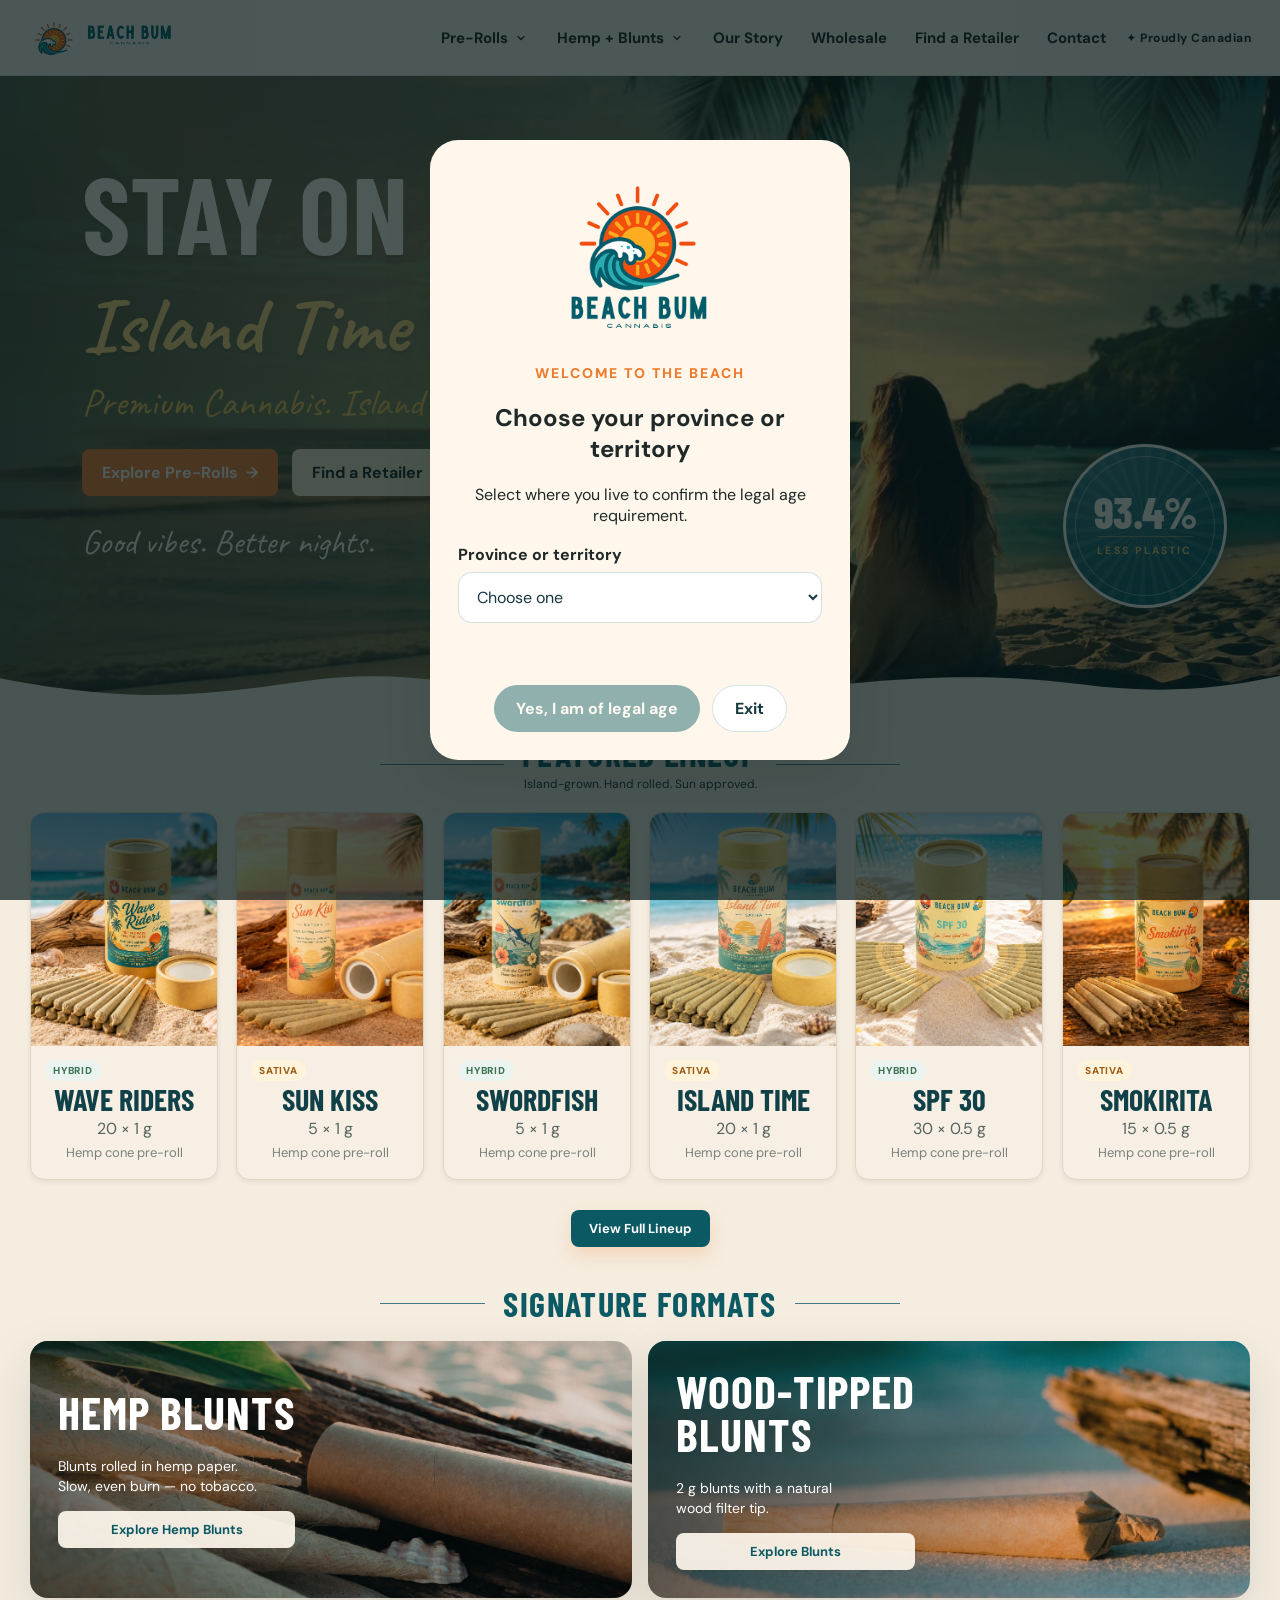
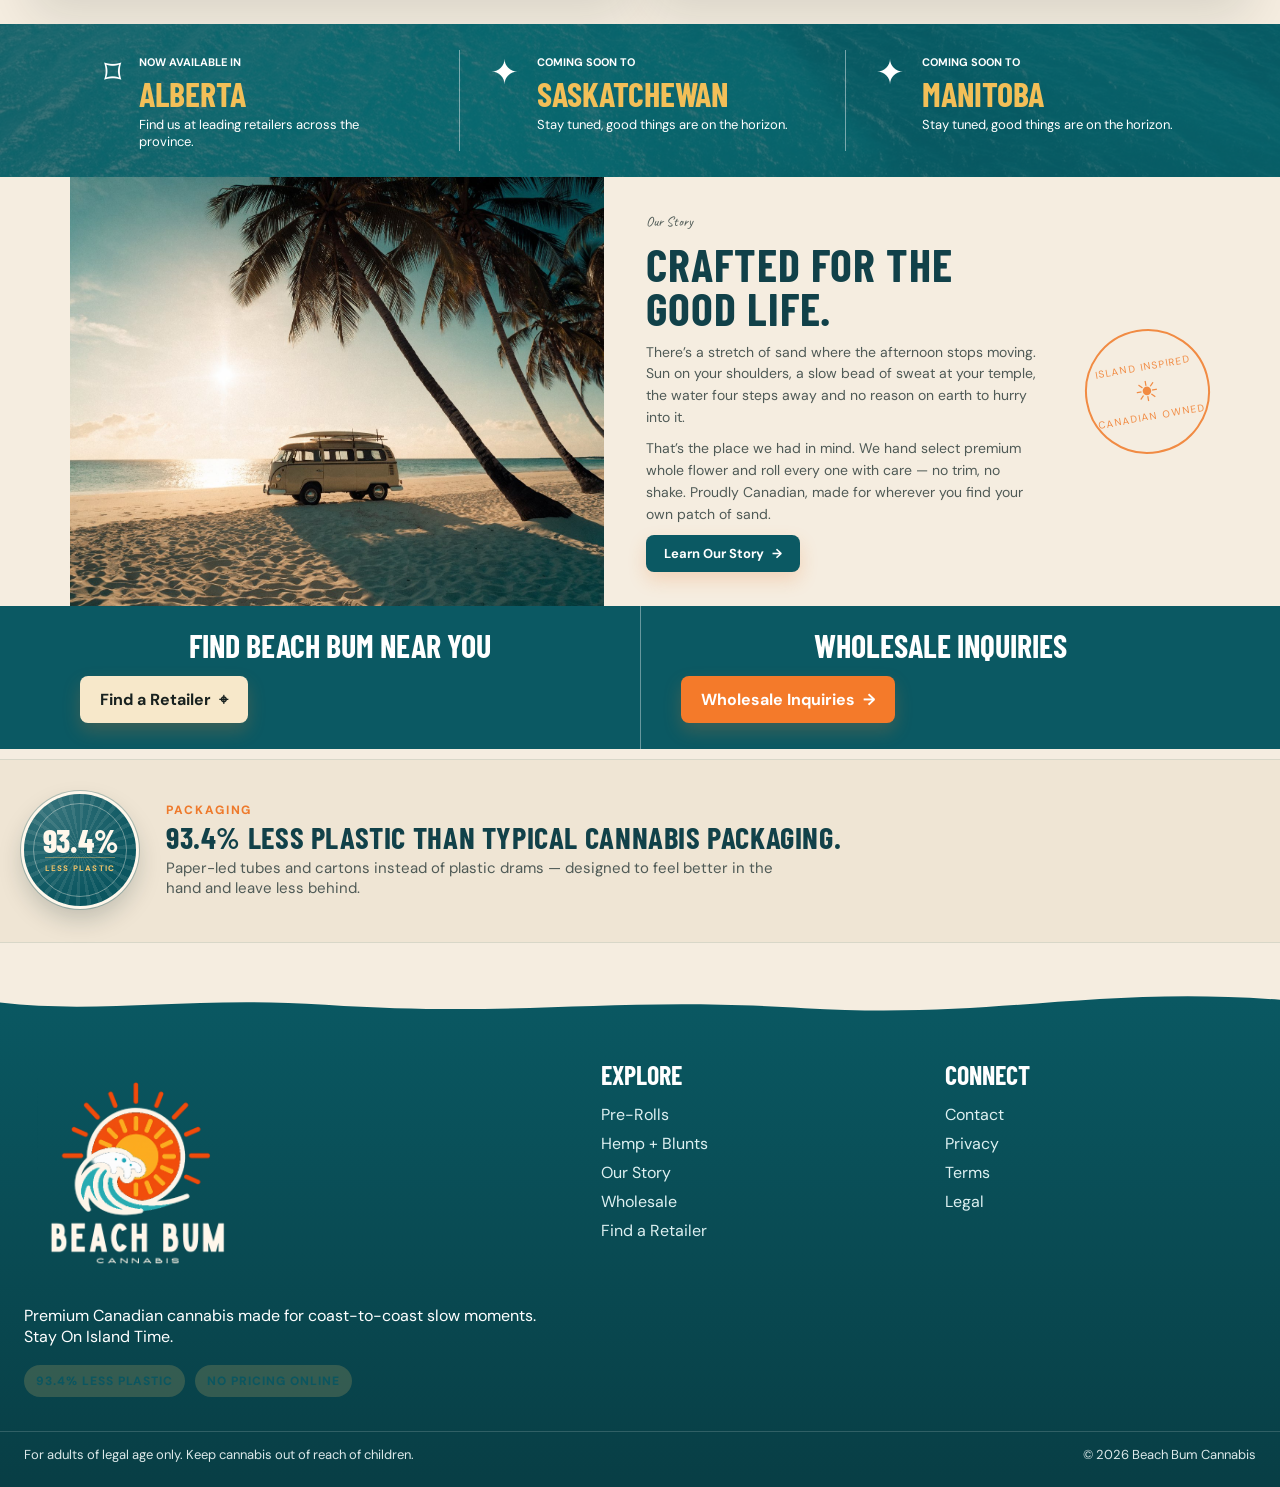
<file: index.html>
<!doctype html><html lang="en"><head><title>Beach Bum Cannabis | Stay On Island Time</title><meta name="description" content="Beach Bum Cannabis — premium Canadian pre-rolls available in Alberta, with Saskatchewan and Manitoba coming soon."><meta charset="utf-8"><meta name="viewport" content="width=device-width, initial-scale=1"><meta name="theme-color" content="#0B5660"><link rel="preconnect" href="https://fonts.googleapis.com"><link rel="preconnect" href="https://fonts.gstatic.com" crossorigin><link href="https://fonts.googleapis.com/css2?family=Barlow+Condensed:wght@600;700;800&family=DM+Sans:wght@400;500;700&family=Caveat:wght@600;700&display=swap" rel="stylesheet"><link rel="icon" href="/favicon.ico" sizes="any"><link rel="icon" type="image/png" sizes="32x32" href="/favicon-32.png"><link rel="icon" type="image/png" sizes="16x16" href="/favicon-16.png"><link rel="icon" type="image/png" sizes="192x192" href="/favicon-192.png"><link rel="apple-touch-icon" href="/apple-touch-icon.png"><link rel="stylesheet" href="assets/styles.css"><script defer src="assets/site.js"></script></head><body class="home"><div class="age-gate" hidden role="dialog" aria-modal="true" aria-labelledby="age-title"><div class="age-card"><img src="assets/images/logo.png" alt="Beach Bum Cannabis"><p class="eyebrow orange">Welcome to the beach</p><h2 id="age-title">Choose your province or territory</h2><p id="age-support">Select where you live to confirm the legal age requirement.</p><label class="age-select-label" for="age-province">Province or territory</label><select id="age-province" class="age-select"><option value="">Choose one</option><option>Alberta</option><option>British Columbia</option><option>Manitoba</option><option>New Brunswick</option><option>Newfoundland and Labrador</option><option>Northwest Territories</option><option>Nova Scotia</option><option>Nunavut</option><option>Ontario</option><option>Prince Edward Island</option><option>Quebec</option><option>Saskatchewan</option><option>Yukon</option></select><p class="age-minimum" id="age-minimum" aria-live="polite"></p><div class="age-actions"><button id="age-confirm" disabled>Yes, I am of legal age</button><button class="ghost" data-age-exit>Exit</button></div></div></div><header class="site-header"><a class="brand" href="index.html" aria-label="Beach Bum Cannabis home"><img src="assets/images/logo-horizontal.png" alt="Beach Bum Cannabis"></a><nav id="site-nav"><div class="nav-item"><a href="products.html">Pre-Rolls</a><button class="nav-caret" type="button" aria-label="Show pre-roll categories" aria-expanded="false"><svg viewBox="0 0 24 24" fill="none" stroke="currentColor" stroke-width="2.6" stroke-linecap="round" aria-hidden="true"><path d="M6 9l6 6 6-6"/></svg></button><div class="subnav"><a href="products.html">All Pre-Rolls</a><a href="products.html?filter=sativa">Sativa</a><a href="products.html?filter=indica">Indica</a><a href="products.html?filter=hybrid">Hybrid</a></div></div><div class="nav-item"><a href="formats.html">Hemp + Blunts</a><button class="nav-caret" type="button" aria-label="Show format types" aria-expanded="false"><svg viewBox="0 0 24 24" fill="none" stroke="currentColor" stroke-width="2.6" stroke-linecap="round" aria-hidden="true"><path d="M6 9l6 6 6-6"/></svg></button><div class="subnav"><a href="formats.html#hemp-paper">Hemp Blunts<small>Rolled in hemp paper</small></a><a href="formats.html#wood-tip">Wood-Tipped Blunts<small>2 g, wood filter tip</small></a></div></div><a href="about.html">Our Story</a><a href="wholesale.html">Wholesale</a><a href="retailers.html">Find a Retailer</a><a href="contact.html">Contact</a></nav><span class="header-proud">✦ Proudly Canadian</span><button class="menu" aria-label="Open menu" aria-expanded="false">Menu</button></header><main>
<section class="hero exact-hero"><div class="hero-media"><video autoplay muted loop playsinline preload="auto" poster="assets/images/hero-poster.jpg"><source src="assets/video/hero-loop.mp4" type="video/mp4"></video></div><div class="hero-overlay"></div><div class="hero-content reveal"><h1>STAY ON<br><span>Island Time</span></h1><p class="hero-tagline">Premium Cannabis. Island Inspired.</p><div class="hero-actions"><a class="button" href="products.html">Explore Pre-Rolls <span>→</span></a><a class="button ghost-light" href="retailers.html">Find a Retailer <span>⌖</span></a></div><p class="hero-script">Good vibes. Better nights.</p></div><div class="sticker-badge hero-badge"><strong>93.4%</strong><span>less plastic</span></div><div class="wave-divider"></div></section>
<section class="approved-section featured"><div class="rule-title"><span></span><div><h2>Featured Lineup</h2><p>Island-grown. Hand rolled. Sun approved.</p></div><span></span></div><div class="showcase-grid six-up"><article class="product-card reveal" data-type="hybrid" data-status="live" data-series="pre-rolls"><a href="product.html?id=wave-riders"><div class="card-image"><img src="assets/images/wave-riders.jpg" alt="Wave Riders Beach Bum Cannabis" loading="lazy"></div><div class="card-copy"><span class="type hybrid">Hybrid</span><h3>Wave Riders</h3><p>20 × 1 g</p><small>Hemp cone pre-roll</small><span class="text-link">Explore →</span></div></a></article><article class="product-card reveal" data-type="sativa" data-status="live" data-series="pre-rolls"><a href="product.html?id=sun-kiss"><div class="card-image"><img src="assets/images/sun-kiss.jpg" alt="Sun Kiss Beach Bum Cannabis" loading="lazy"></div><div class="card-copy"><span class="type sativa">Sativa</span><h3>Sun Kiss</h3><p>5 × 1 g</p><small>Hemp cone pre-roll</small><span class="text-link">Explore →</span></div></a></article><article class="product-card reveal" data-type="hybrid" data-status="live" data-series="pre-rolls"><a href="product.html?id=swordfish"><div class="card-image"><img src="assets/images/swordfish.jpg" alt="Swordfish Beach Bum Cannabis" loading="lazy"></div><div class="card-copy"><span class="type hybrid">Hybrid</span><h3>Swordfish</h3><p>5 × 1 g</p><small>Hemp cone pre-roll</small><span class="text-link">Explore →</span></div></a></article><article class="product-card reveal" data-type="sativa" data-status="live" data-series="pre-rolls"><a href="product.html?id=island-time"><div class="card-image"><img src="assets/images/island-time.jpg" alt="Island Time Beach Bum Cannabis" loading="lazy"></div><div class="card-copy"><span class="type sativa">Sativa</span><h3>Island Time</h3><p>20 × 1 g</p><small>Hemp cone pre-roll</small><span class="text-link">Explore →</span></div></a></article><article class="product-card reveal" data-type="hybrid" data-status="live" data-series="pre-rolls"><a href="product.html?id=spf-30"><div class="card-image"><img src="assets/images/spf-30.jpg" alt="SPF 30 Beach Bum Cannabis" loading="lazy"></div><div class="card-copy"><span class="type hybrid">Hybrid</span><h3>SPF 30</h3><p>30 × 0.5 g</p><small>Hemp cone pre-roll</small><span class="text-link">Explore →</span></div></a></article><article class="product-card reveal" data-type="sativa" data-status="live" data-series="pre-rolls"><a href="product.html?id=smokirita"><div class="card-image"><img src="assets/images/smokirita.jpg" alt="Smokirita Beach Bum Cannabis" loading="lazy"></div><div class="card-copy"><span class="type sativa">Sativa</span><h3>Smokirita</h3><p>15 × 0.5 g</p><small>Hemp cone pre-roll</small><span class="text-link">Explore →</span></div></a></article></div><div class="center-cta"><a class="button dark compact" href="products.html">View Full Lineup</a></div></section>
<section class="approved-section signature"><div class="rule-title"><span></span><div><h2>Signature Formats</h2></div><span></span></div><div class="format-grid"><article class="format-panel hemp-panel"><img src="assets/images/format-hemp.jpg" alt="Beach Bum hemp paper pre-rolls"><div class="panel-copy"><h3>Hemp Blunts</h3><p>Blunts rolled in hemp paper.<br>Slow, even burn — no tobacco.</p><a class="button alt compact" href="formats.html#hemp-paper">Explore Hemp Blunts</a></div></article><article class="format-panel blunt-panel"><img src="assets/images/format-blunt.jpg" alt="Beach Bum wood-tipped blunts"><div class="panel-copy"><h3>Wood-Tipped<br>Blunts</h3><p>2 g blunts with a natural<br>wood filter tip.</p><a class="button alt compact" href="formats.html#wood-tip">Explore Blunts</a></div></article></div></section>
<section class="province-band"><img src="assets/images/province-water.jpg" alt="" aria-hidden="true"><div class="province-grid"><article><span class="province-icon">⌑</span><div><small>Now available in</small><h3>Alberta</h3><p>Find us at leading retailers across the province.</p></div></article><article><span class="province-icon">✦</span><div><small>Coming soon to</small><h3>Saskatchewan</h3><p>Stay tuned, good things are on the horizon.</p></div></article><article><span class="province-icon">✦</span><div><small>Coming soon to</small><h3>Manitoba</h3><p>Stay tuned, good things are on the horizon.</p></div></article></div></section>
<section class="story-block"><div class="story-photo"><img src="assets/images/story-van.jpg" alt="Beach Bum van beside the shore"></div><div class="story-copy"><p class="script-orange">Our Story</p><h2>Crafted for the good life.</h2><p>There’s a stretch of sand where the afternoon stops moving. Sun on your shoulders, a slow bead of sweat at your temple, the water four steps away and no reason on earth to hurry into it.</p><p>That’s the place we had in mind. We hand select premium whole flower and roll every one with care — no trim, no shake. Proudly Canadian, made for wherever you find your own patch of sand.</p><a class="button dark compact" href="about.html">Learn Our Story <span>→</span></a></div><div class="story-seal"><span>Island Inspired</span><strong>☀</strong><span>Canadian Owned</span></div></section>
<section class="bottom-cta-band"><div><h2>Find Beach Bum Near You</h2><a class="button ghost-light" href="retailers.html">Find a Retailer <span>⌖</span></a></div><div><h2>Wholesale Inquiries</h2><a class="button" href="wholesale.html">Wholesale Inquiries <span>→</span></a></div></section>
</main><section class="eco-band"><div class="eco-inner"><div class="sticker-badge eco-seal" aria-hidden="true"><strong>93.4%</strong><span>less plastic</span></div><div class="eco-copy"><p class="eyebrow orange">Packaging</p><h3>93.4% less plastic than typical cannabis packaging.</h3><p>Paper-led tubes and cartons instead of plastic drams — designed to feel better in the hand and leave less behind.</p></div></div></section><footer><div class="footer-wave"></div><div class="footer-inner"><div class="footer-brand"><img src="assets/images/logo-light.png" alt="Beach Bum Cannabis"><p>Premium Canadian cannabis made for coast-to-coast slow moments. Stay On Island Time.</p><div class="mini-badges"><span class="mini-badge">93.4% less plastic</span><span class="mini-badge">No pricing online</span></div></div><div><h4>Explore</h4><a href="products.html">Pre-Rolls</a><a href="formats.html">Hemp + Blunts</a><a href="about.html">Our Story</a><a href="wholesale.html">Wholesale</a><a href="retailers.html">Find a Retailer</a></div><div><h4>Connect</h4><a href="contact.html">Contact</a><a href="privacy.html">Privacy</a><a href="terms.html">Terms</a><a href="legal.html">Legal</a></div></div><div class="legal"><span>For adults of legal age only. Keep cannabis out of reach of children.</span><span>© 2026 Beach Bum Cannabis</span></div></footer></body></html>
</file>
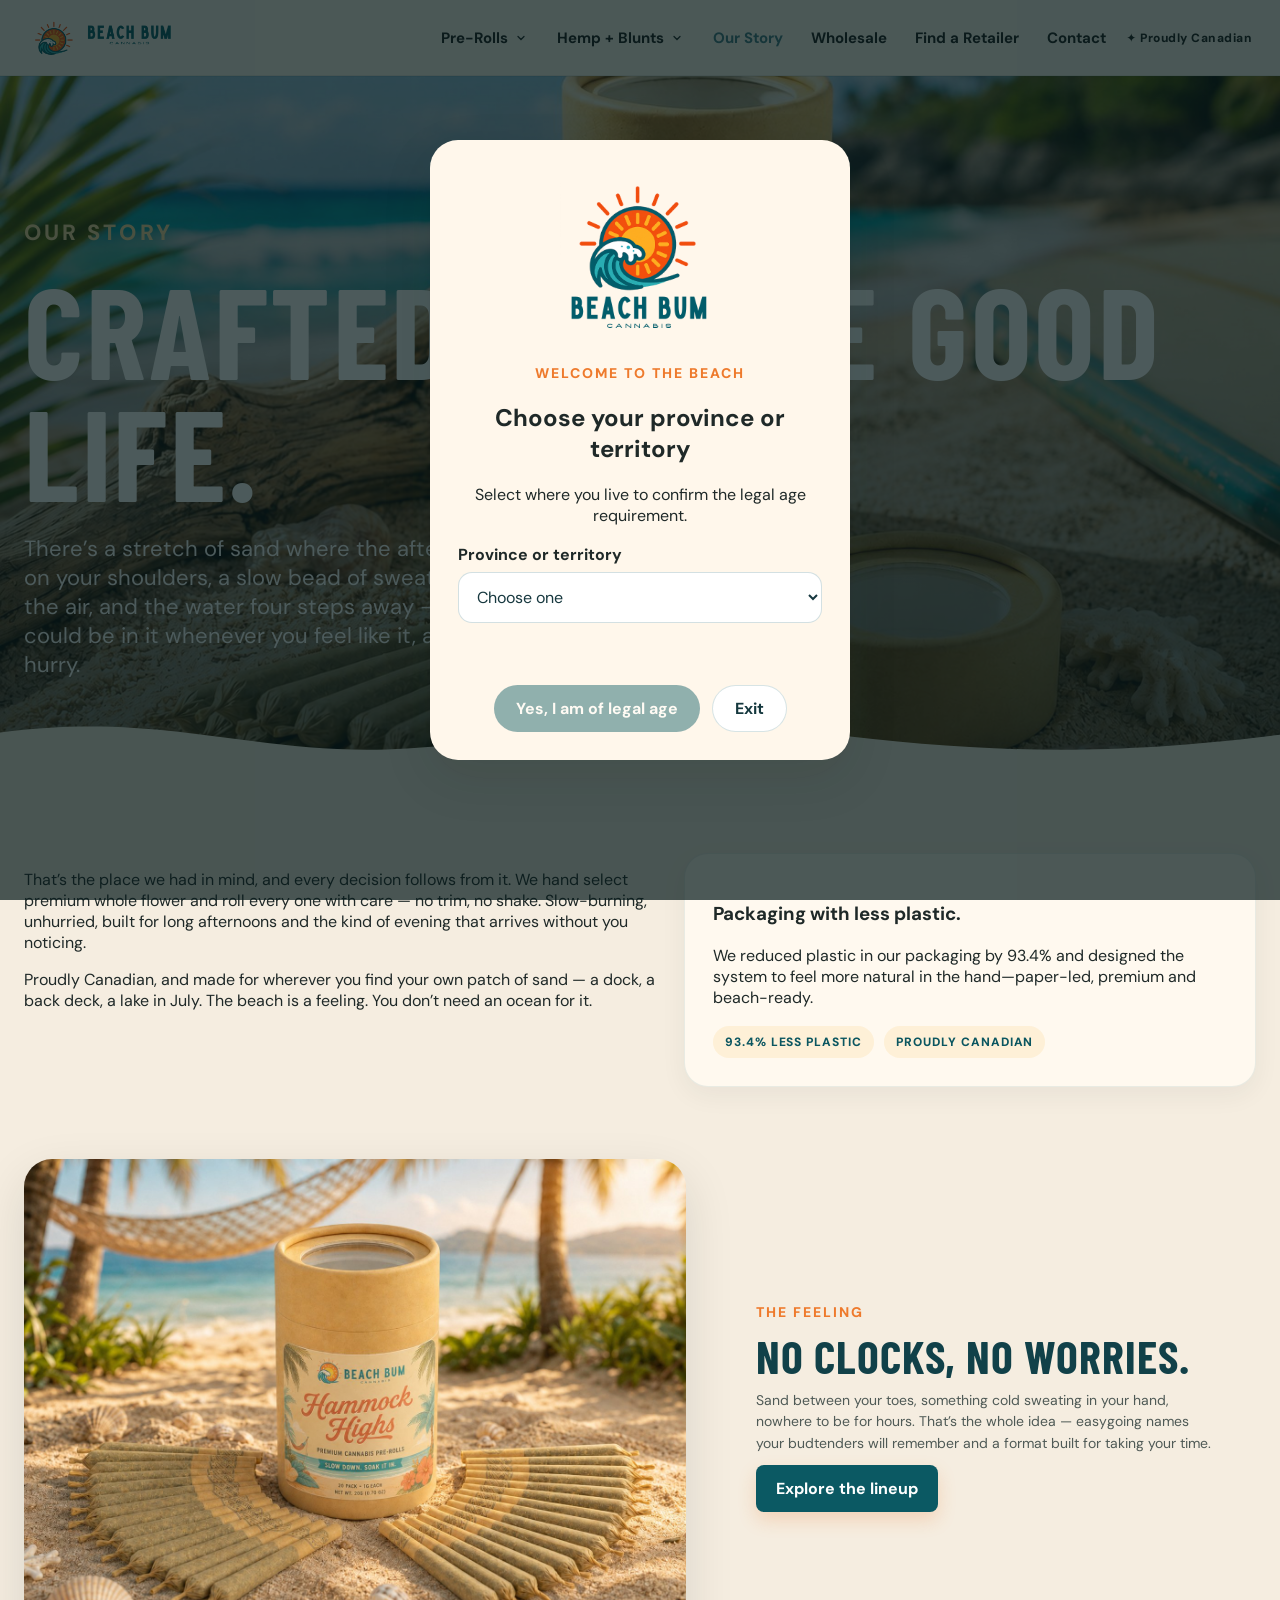
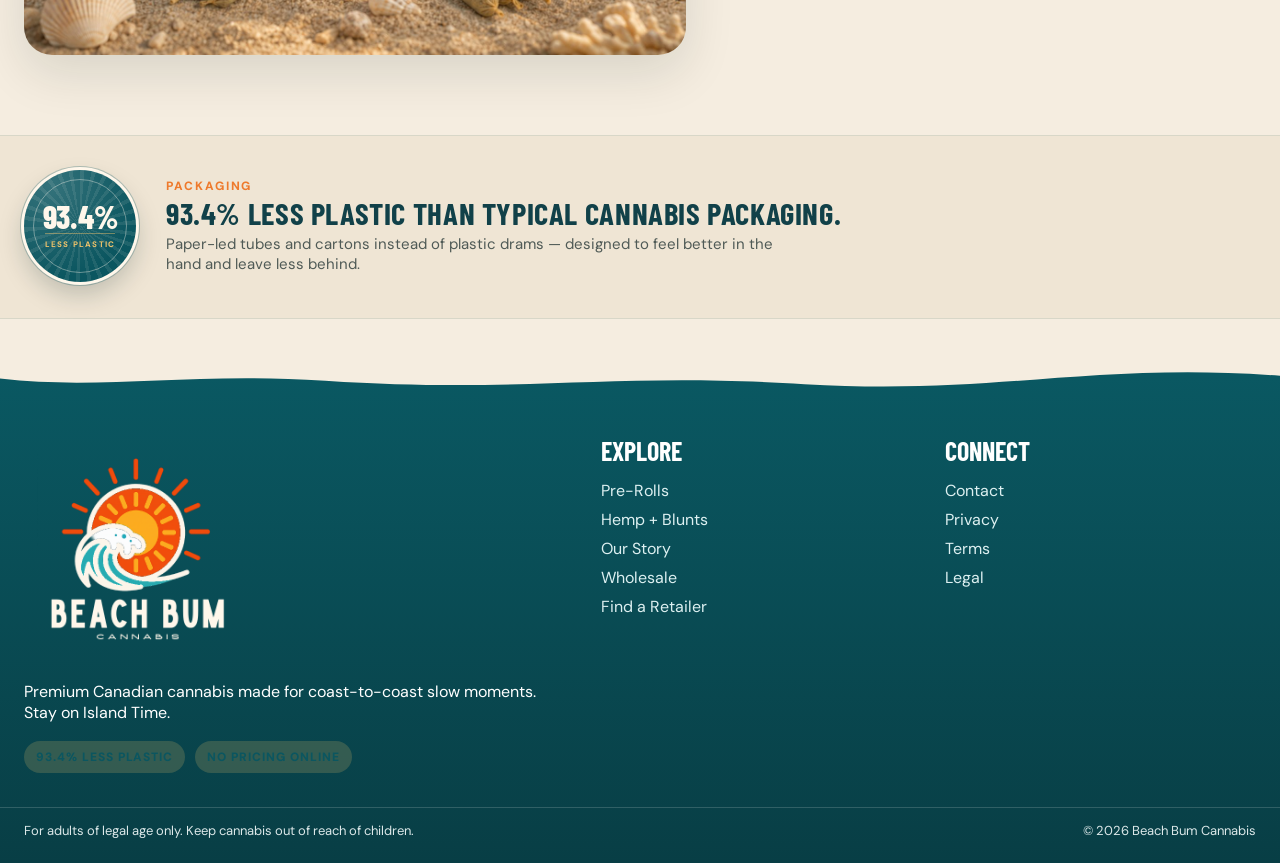
<file: about.html>
<!doctype html><html lang="en"><head><title>Our Story | Beach Bum Cannabis</title><meta name="description" content="Learn about Beach Bum Cannabis."><meta charset="utf-8"><meta name="viewport" content="width=device-width, initial-scale=1"><meta name="theme-color" content="#0B5660"><link rel="preconnect" href="https://fonts.googleapis.com"><link rel="preconnect" href="https://fonts.gstatic.com" crossorigin><link href="https://fonts.googleapis.com/css2?family=Barlow+Condensed:wght@600;700;800&family=DM+Sans:wght@400;500;700&family=Caveat:wght@600;700&display=swap" rel="stylesheet"><link rel="icon" href="/favicon.ico" sizes="any"><link rel="icon" type="image/png" sizes="32x32" href="/favicon-32.png"><link rel="icon" type="image/png" sizes="16x16" href="/favicon-16.png"><link rel="icon" type="image/png" sizes="192x192" href="/favicon-192.png"><link rel="apple-touch-icon" href="/apple-touch-icon.png"><link rel="stylesheet" href="assets/styles.css"><script defer src="assets/site.js"></script></head><body class="about-page"><div class="age-gate" hidden role="dialog" aria-modal="true" aria-labelledby="age-title">
  <div class="age-card">
    <img src="assets/images/logo.png" alt="Beach Bum Cannabis">
    <p class="eyebrow orange">Welcome to the beach</p>
    <h2 id="age-title">Choose your province or territory</h2>
    <p id="age-support">Select where you live to confirm the legal age requirement.</p>
    <label class="age-select-label" for="age-province">Province or territory</label>
    <select id="age-province" class="age-select">
      <option value="">Choose one</option>
      <option>Alberta</option><option>British Columbia</option><option>Manitoba</option><option>New Brunswick</option><option>Newfoundland and Labrador</option><option>Northwest Territories</option><option>Nova Scotia</option><option>Nunavut</option><option>Ontario</option><option>Prince Edward Island</option><option>Quebec</option><option>Saskatchewan</option><option>Yukon</option>
    </select>
    <p class="age-minimum" id="age-minimum" aria-live="polite"></p>
    <div class="age-actions"><button id="age-confirm" disabled>Yes, I am of legal age</button><button class="ghost" data-age-exit>Exit</button></div>
  </div>
</div><header class="site-header"><a class="brand" href="index.html" aria-label="Beach Bum Cannabis home"><img src="assets/images/logo-horizontal.png" alt="Beach Bum Cannabis"></a><nav id="site-nav"><div class="nav-item"><a href="products.html">Pre-Rolls</a><button class="nav-caret" type="button" aria-label="Show pre-roll categories" aria-expanded="false"><svg viewBox="0 0 24 24" fill="none" stroke="currentColor" stroke-width="2.6" stroke-linecap="round" aria-hidden="true"><path d="M6 9l6 6 6-6"/></svg></button><div class="subnav"><a href="products.html">All Pre-Rolls</a><a href="products.html?filter=sativa">Sativa</a><a href="products.html?filter=indica">Indica</a><a href="products.html?filter=hybrid">Hybrid</a></div></div><div class="nav-item"><a href="formats.html">Hemp + Blunts</a><button class="nav-caret" type="button" aria-label="Show format types" aria-expanded="false"><svg viewBox="0 0 24 24" fill="none" stroke="currentColor" stroke-width="2.6" stroke-linecap="round" aria-hidden="true"><path d="M6 9l6 6 6-6"/></svg></button><div class="subnav"><a href="formats.html#hemp-paper">Hemp Blunts<small>Rolled in hemp paper</small></a><a href="formats.html#wood-tip">Wood-Tipped Blunts<small>2 g, wood filter tip</small></a></div></div><a href="about.html" class="active">Our Story</a><a href="wholesale.html">Wholesale</a><a href="retailers.html">Find a Retailer</a><a href="contact.html">Contact</a></nav><span class="header-proud">✦ Proudly Canadian</span><button class="menu" aria-label="Open menu" aria-expanded="false">Menu</button></header><main>
<section class="page-hero story-hero wave-top"><div class="page-hero-bg about"></div><div class="page-hero-copy"><p class="eyebrow">Our Story</p><h1>CRAFTED FOR THE GOOD LIFE.</h1><p>There’s a stretch of sand where the afternoon stops moving. Sun on your shoulders, a slow bead of sweat at your temple, salt in the air, and the water four steps away — close enough that you could be in it whenever you feel like it, and no reason on earth to hurry.</p></div></section>
<section class="section story-columns reveal"><div><p>That’s the place we had in mind, and every decision follows from it. We hand select premium whole flower and roll every one with care — no trim, no shake. Slow-burning, unhurried, built for long afternoons and the kind of evening that arrives without you noticing.</p><p>Proudly Canadian, and made for wherever you find your own patch of sand — a dock, a back deck, a lake in July. The beach is a feeling. You don’t need an ocean for it.</p></div><div class="soft-card"><h3>Packaging with less plastic.</h3><p>We reduced plastic in our packaging by 93.4% and designed the system to feel more natural in the hand—paper-led, premium and beach-ready.</p><div class="mini-badges"><span class="mini-badge">93.4% less plastic</span><span class="mini-badge">Proudly Canadian</span></div></div></section>
<section class="story-split reveal"><div class="story-image"><img src="assets/images/hammock-highs.jpg" alt="Beach Bum van"></div><div class="story-copy"><p class="eyebrow orange">The feeling</p><h2>No clocks, no worries.</h2><p>Sand between your toes, something cold sweating in your hand, nowhere to be for hours. That’s the whole idea — easygoing names your budtenders will remember and a format built for taking your time.</p><a class="button dark" href="products.html">Explore the lineup</a></div></section>
</main><section class="eco-band"><div class="eco-inner"><div class="sticker-badge eco-seal" aria-hidden="true"><strong>93.4%</strong><span>less plastic</span></div><div class="eco-copy"><p class="eyebrow orange">Packaging</p><h3>93.4% less plastic than typical cannabis packaging.</h3><p>Paper-led tubes and cartons instead of plastic drams — designed to feel better in the hand and leave less behind.</p></div></div></section><footer><div class="footer-wave"></div><div class="footer-inner"><div class="footer-brand"><img src="assets/images/logo-light.png" alt="Beach Bum Cannabis"><p>Premium Canadian cannabis made for coast-to-coast slow moments. Stay on Island Time.</p><div class="mini-badges"><span class="mini-badge">93.4% less plastic</span><span class="mini-badge">No pricing online</span></div></div><div><h4>Explore</h4><a href="products.html">Pre-Rolls</a><a href="formats.html">Hemp + Blunts</a><a href="about.html">Our Story</a><a href="wholesale.html">Wholesale</a><a href="retailers.html">Find a Retailer</a></div><div><h4>Connect</h4><a href="contact.html">Contact</a><a href="privacy.html">Privacy</a><a href="terms.html">Terms</a><a href="legal.html">Legal</a></div></div><div class="legal"><span>For adults of legal age only. Keep cannabis out of reach of children.</span><span>© 2026 Beach Bum Cannabis</span></div></footer></body></html>
</file>
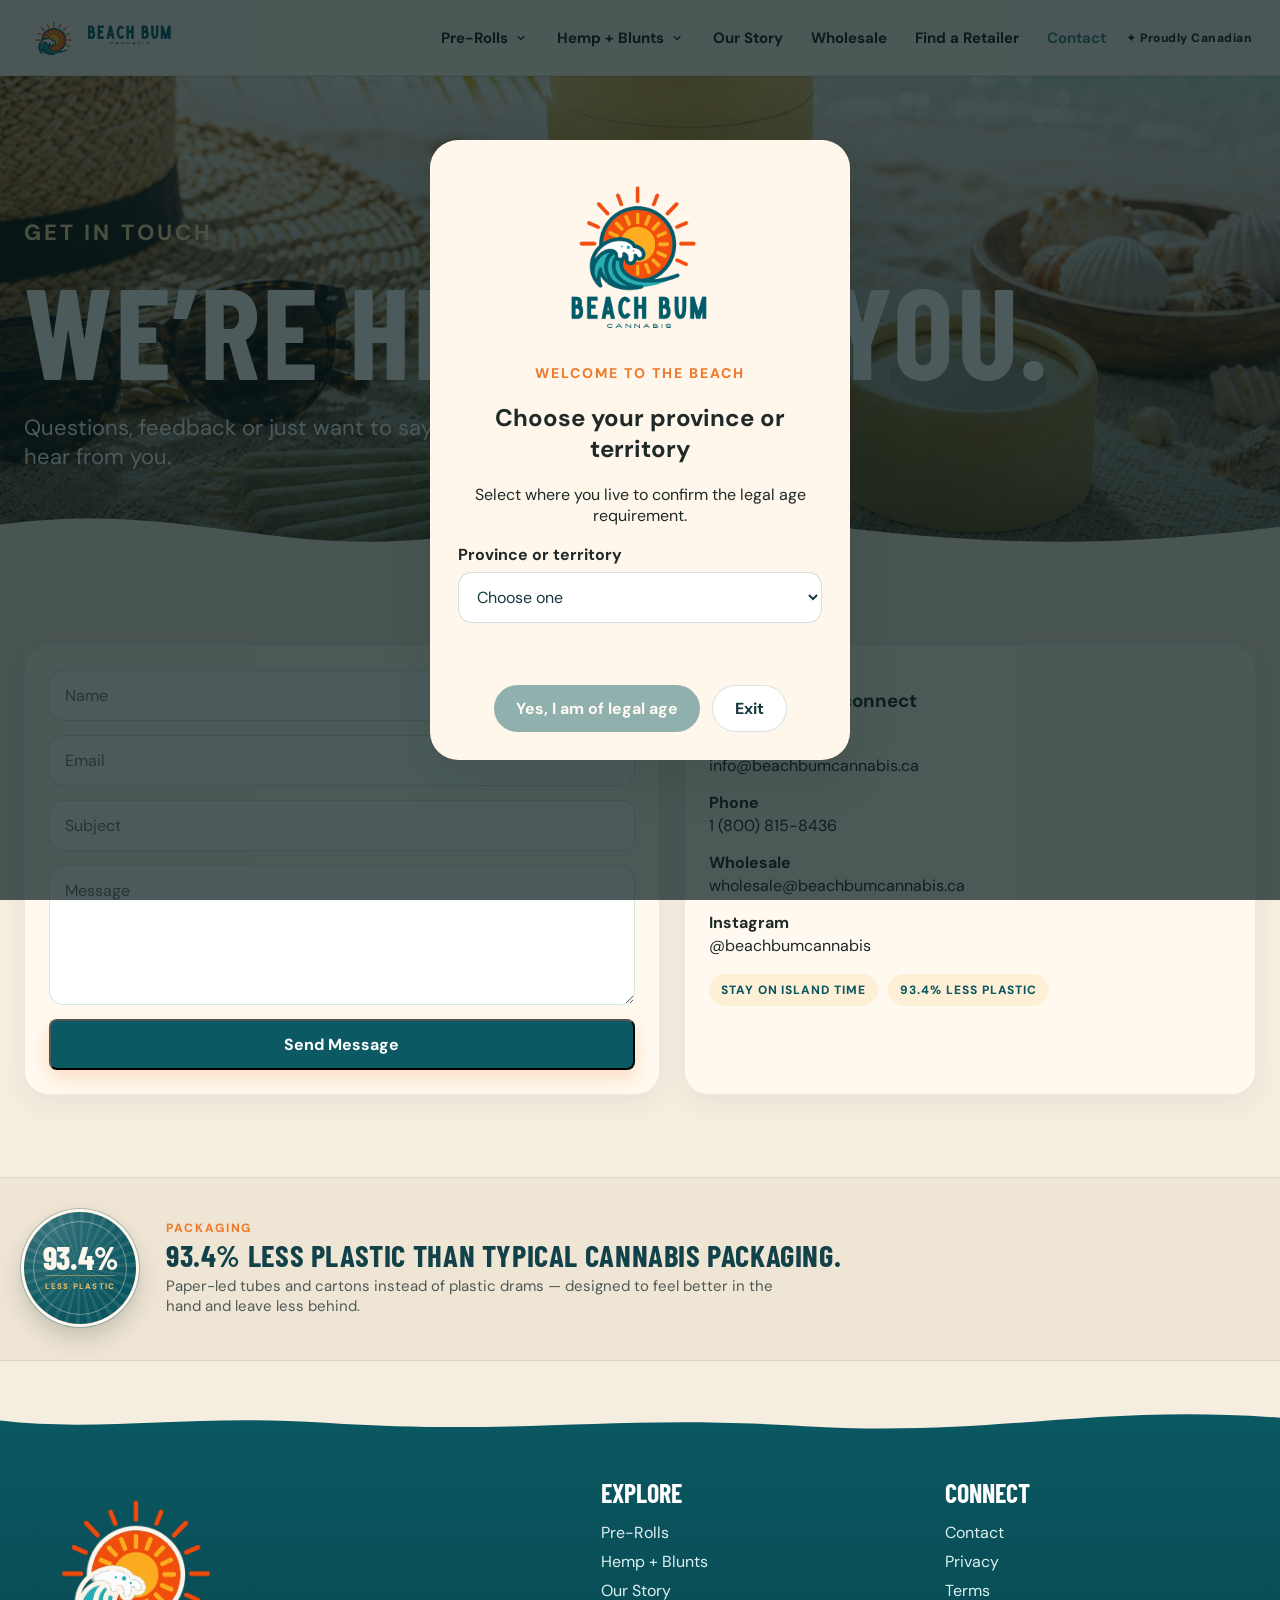
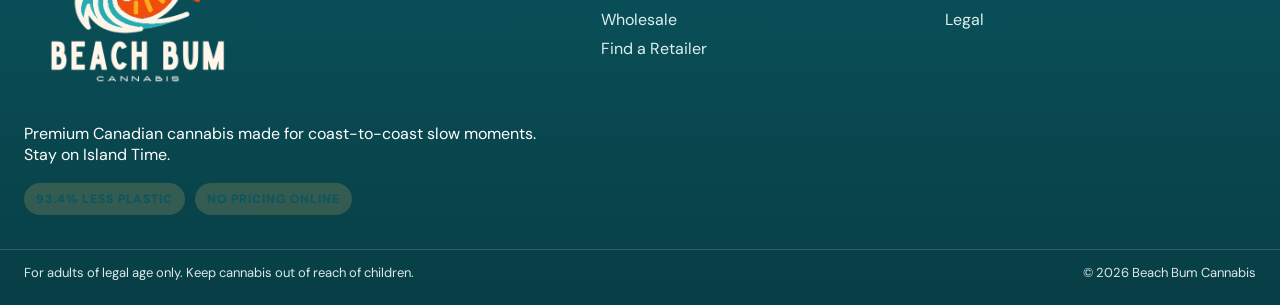
<file: contact.html>
<!doctype html><html lang="en"><head><title>Contact | Beach Bum Cannabis</title><meta name="description" content="Contact Beach Bum Cannabis."><meta charset="utf-8"><meta name="viewport" content="width=device-width, initial-scale=1"><meta name="theme-color" content="#0B5660"><link rel="preconnect" href="https://fonts.googleapis.com"><link rel="preconnect" href="https://fonts.gstatic.com" crossorigin><link href="https://fonts.googleapis.com/css2?family=Barlow+Condensed:wght@600;700;800&family=DM+Sans:wght@400;500;700&family=Caveat:wght@600;700&display=swap" rel="stylesheet"><link rel="icon" href="/favicon.ico" sizes="any"><link rel="icon" type="image/png" sizes="32x32" href="/favicon-32.png"><link rel="icon" type="image/png" sizes="16x16" href="/favicon-16.png"><link rel="icon" type="image/png" sizes="192x192" href="/favicon-192.png"><link rel="apple-touch-icon" href="/apple-touch-icon.png"><link rel="stylesheet" href="assets/styles.css"><script defer src="assets/site.js"></script></head><body class="contact-page"><div class="age-gate" hidden role="dialog" aria-modal="true" aria-labelledby="age-title">
  <div class="age-card">
    <img src="assets/images/logo.png" alt="Beach Bum Cannabis">
    <p class="eyebrow orange">Welcome to the beach</p>
    <h2 id="age-title">Choose your province or territory</h2>
    <p id="age-support">Select where you live to confirm the legal age requirement.</p>
    <label class="age-select-label" for="age-province">Province or territory</label>
    <select id="age-province" class="age-select">
      <option value="">Choose one</option>
      <option>Alberta</option><option>British Columbia</option><option>Manitoba</option><option>New Brunswick</option><option>Newfoundland and Labrador</option><option>Northwest Territories</option><option>Nova Scotia</option><option>Nunavut</option><option>Ontario</option><option>Prince Edward Island</option><option>Quebec</option><option>Saskatchewan</option><option>Yukon</option>
    </select>
    <p class="age-minimum" id="age-minimum" aria-live="polite"></p>
    <div class="age-actions"><button id="age-confirm" disabled>Yes, I am of legal age</button><button class="ghost" data-age-exit>Exit</button></div>
  </div>
</div><header class="site-header"><a class="brand" href="index.html" aria-label="Beach Bum Cannabis home"><img src="assets/images/logo-horizontal.png" alt="Beach Bum Cannabis"></a><nav id="site-nav"><div class="nav-item"><a href="products.html">Pre-Rolls</a><button class="nav-caret" type="button" aria-label="Show pre-roll categories" aria-expanded="false"><svg viewBox="0 0 24 24" fill="none" stroke="currentColor" stroke-width="2.6" stroke-linecap="round" aria-hidden="true"><path d="M6 9l6 6 6-6"/></svg></button><div class="subnav"><a href="products.html">All Pre-Rolls</a><a href="products.html?filter=sativa">Sativa</a><a href="products.html?filter=indica">Indica</a><a href="products.html?filter=hybrid">Hybrid</a></div></div><div class="nav-item"><a href="formats.html">Hemp + Blunts</a><button class="nav-caret" type="button" aria-label="Show format types" aria-expanded="false"><svg viewBox="0 0 24 24" fill="none" stroke="currentColor" stroke-width="2.6" stroke-linecap="round" aria-hidden="true"><path d="M6 9l6 6 6-6"/></svg></button><div class="subnav"><a href="formats.html#hemp-paper">Hemp Blunts<small>Rolled in hemp paper</small></a><a href="formats.html#wood-tip">Wood-Tipped Blunts<small>2 g, wood filter tip</small></a></div></div><a href="about.html">Our Story</a><a href="wholesale.html">Wholesale</a><a href="retailers.html">Find a Retailer</a><a href="contact.html" class="active">Contact</a></nav><span class="header-proud">✦ Proudly Canadian</span><button class="menu" aria-label="Open menu" aria-expanded="false">Menu</button></header><main>
<section class="page-hero contact-hero wave-top"><div class="page-hero-bg contact"></div><div class="page-hero-copy"><p class="eyebrow">Get in touch</p><h1>WE’RE HERE FOR YOU.</h1><p>Questions, feedback or just want to say what’s up? We’d love to hear from you.</p></div></section>
<section class="section contact-grid reveal"><form class="site-form" action="mailto:info@beachbumcannabis.ca" method="post" enctype="text/plain"><input type="text" name="Name" placeholder="Name"><input type="email" name="Email" placeholder="Email"><input type="text" name="Subject" placeholder="Subject"><textarea name="Message" placeholder="Message"></textarea><button class="button dark" type="submit">Send Message</button></form><div class="contact-panel"><h3>Other ways to connect</h3><ul class="contact-list"><li><strong>Email</strong><span>info@beachbumcannabis.ca</span></li><li><strong>Phone</strong><span>1 (800) 815-8436</span></li><li><strong>Wholesale</strong><span>wholesale@beachbumcannabis.ca</span></li><li><strong>Instagram</strong><span>@beachbumcannabis</span></li></ul><div class="mini-badges"><span class="mini-badge">Stay On Island Time</span><span class="mini-badge">93.4% less plastic</span></div></div></section>
</main><section class="eco-band"><div class="eco-inner"><div class="sticker-badge eco-seal" aria-hidden="true"><strong>93.4%</strong><span>less plastic</span></div><div class="eco-copy"><p class="eyebrow orange">Packaging</p><h3>93.4% less plastic than typical cannabis packaging.</h3><p>Paper-led tubes and cartons instead of plastic drams — designed to feel better in the hand and leave less behind.</p></div></div></section><footer><div class="footer-wave"></div><div class="footer-inner"><div class="footer-brand"><img src="assets/images/logo-light.png" alt="Beach Bum Cannabis"><p>Premium Canadian cannabis made for coast-to-coast slow moments. Stay on Island Time.</p><div class="mini-badges"><span class="mini-badge">93.4% less plastic</span><span class="mini-badge">No pricing online</span></div></div><div><h4>Explore</h4><a href="products.html">Pre-Rolls</a><a href="formats.html">Hemp + Blunts</a><a href="about.html">Our Story</a><a href="wholesale.html">Wholesale</a><a href="retailers.html">Find a Retailer</a></div><div><h4>Connect</h4><a href="contact.html">Contact</a><a href="privacy.html">Privacy</a><a href="terms.html">Terms</a><a href="legal.html">Legal</a></div></div><div class="legal"><span>For adults of legal age only. Keep cannabis out of reach of children.</span><span>© 2026 Beach Bum Cannabis</span></div></footer></body></html>
</file>
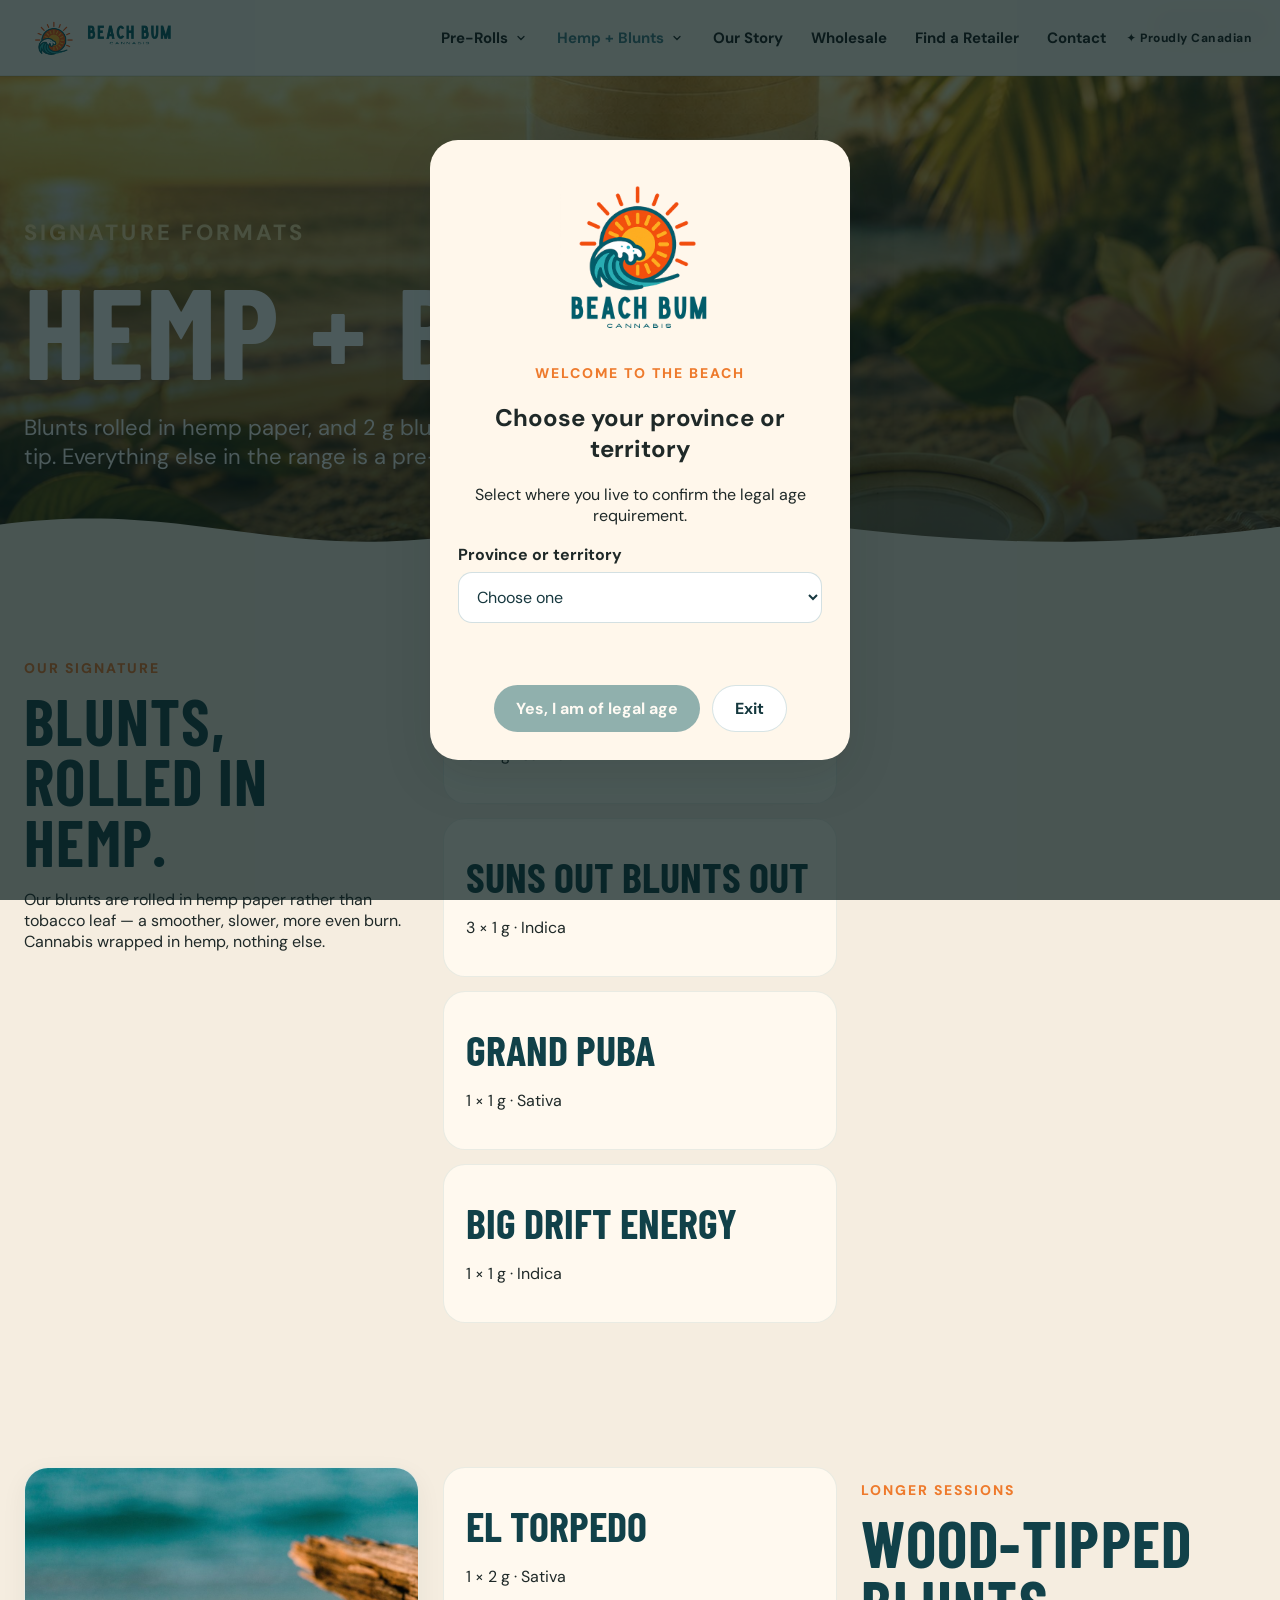
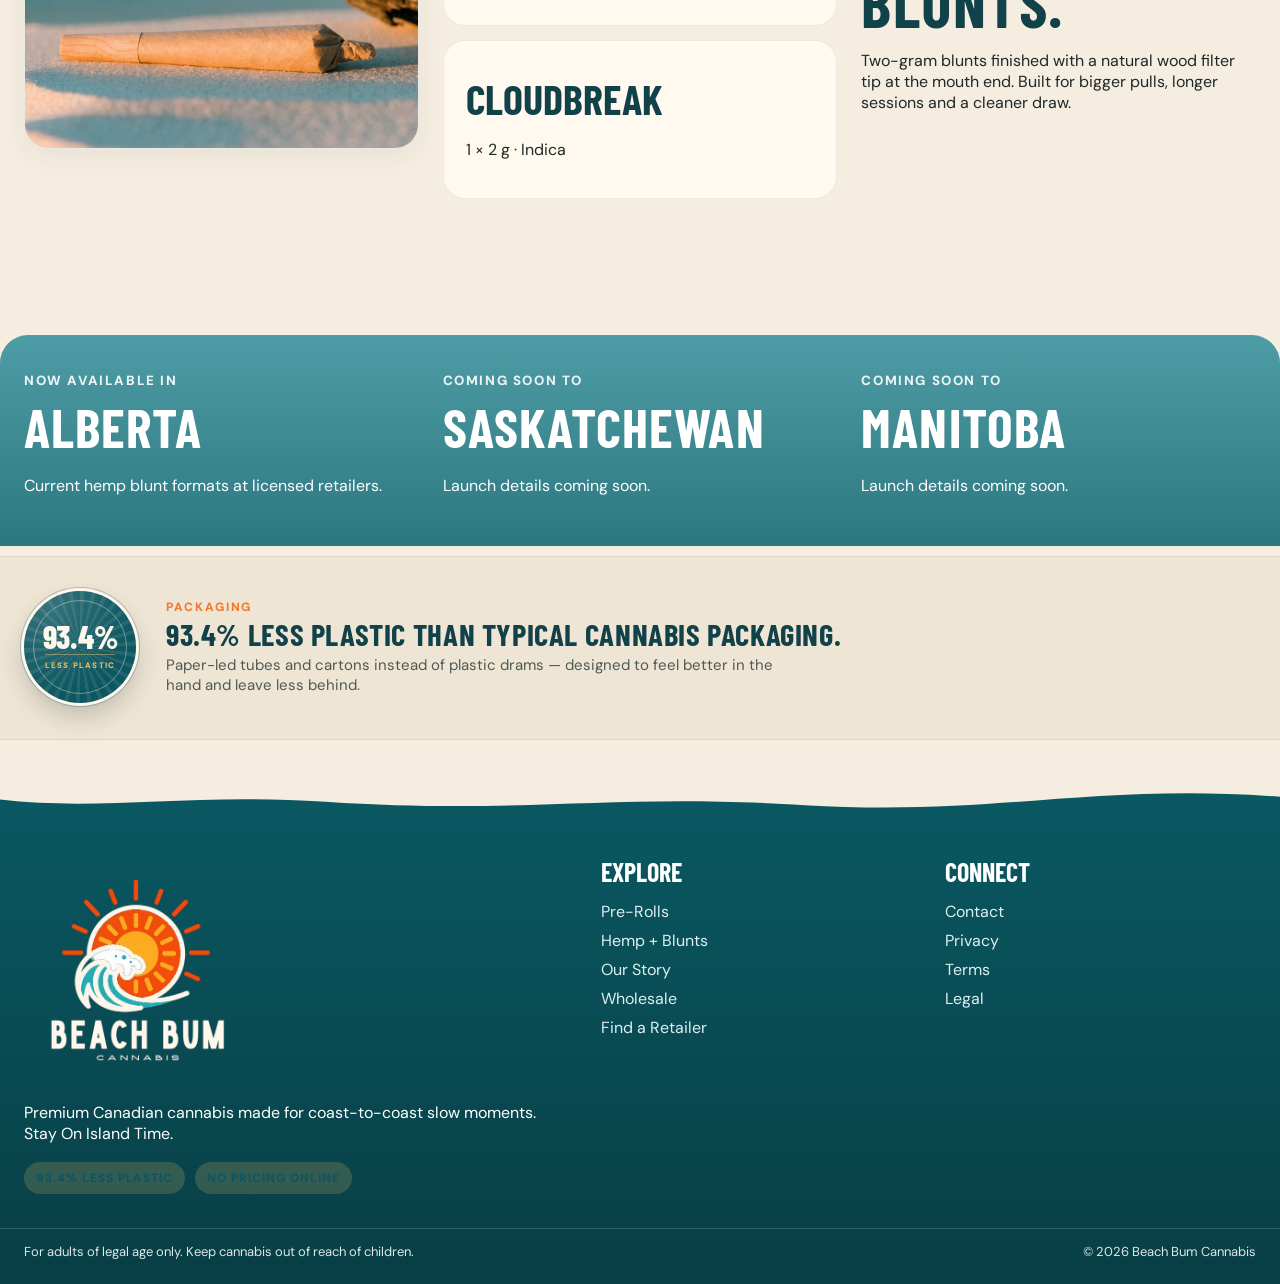
<file: formats.html>
<!doctype html><html lang="en"><head><title>Hemp + Blunts | Beach Bum Cannabis</title><meta name="description" content="Explore Beach Bum hemp-paper pre-rolls and wood-tipped blunts."><meta charset="utf-8"><meta name="viewport" content="width=device-width, initial-scale=1"><meta name="theme-color" content="#0B5660"><link rel="preconnect" href="https://fonts.googleapis.com"><link rel="preconnect" href="https://fonts.gstatic.com" crossorigin><link href="https://fonts.googleapis.com/css2?family=Barlow+Condensed:wght@600;700;800&family=DM+Sans:wght@400;500;700&family=Caveat:wght@600;700&display=swap" rel="stylesheet"><link rel="icon" href="/favicon.ico" sizes="any"><link rel="icon" type="image/png" sizes="32x32" href="/favicon-32.png"><link rel="icon" type="image/png" sizes="16x16" href="/favicon-16.png"><link rel="icon" type="image/png" sizes="192x192" href="/favicon-192.png"><link rel="apple-touch-icon" href="/apple-touch-icon.png"><link rel="stylesheet" href="assets/styles.css"><script defer src="assets/site.js"></script></head><body class="formats-page"><div class="age-gate" hidden role="dialog" aria-modal="true" aria-labelledby="age-title">
  <div class="age-card">
    <img src="assets/images/logo.png" alt="Beach Bum Cannabis">
    <p class="eyebrow orange">Welcome to the beach</p>
    <h2 id="age-title">Choose your province or territory</h2>
    <p id="age-support">Select where you live to confirm the legal age requirement.</p>
    <label class="age-select-label" for="age-province">Province or territory</label>
    <select id="age-province" class="age-select">
      <option value="">Choose one</option>
      <option>Alberta</option><option>British Columbia</option><option>Manitoba</option><option>New Brunswick</option><option>Newfoundland and Labrador</option><option>Northwest Territories</option><option>Nova Scotia</option><option>Nunavut</option><option>Ontario</option><option>Prince Edward Island</option><option>Quebec</option><option>Saskatchewan</option><option>Yukon</option>
    </select>
    <p class="age-minimum" id="age-minimum" aria-live="polite"></p>
    <div class="age-actions"><button id="age-confirm" disabled>Yes, I am of legal age</button><button class="ghost" data-age-exit>Exit</button></div>
  </div>
</div><header class="site-header">
  <a class="brand" href="index.html" aria-label="Beach Bum Cannabis home"><img src="assets/images/logo-horizontal.png" alt="Beach Bum Cannabis"></a>
  <nav id="site-nav"><div class="nav-item"><a href="products.html">Pre-Rolls</a><button class="nav-caret" type="button" aria-label="Show pre-roll categories" aria-expanded="false"><svg viewBox="0 0 24 24" fill="none" stroke="currentColor" stroke-width="2.6" stroke-linecap="round" aria-hidden="true"><path d="M6 9l6 6 6-6"/></svg></button><div class="subnav"><a href="products.html">All Pre-Rolls</a><a href="products.html?filter=sativa">Sativa</a><a href="products.html?filter=indica">Indica</a><a href="products.html?filter=hybrid">Hybrid</a></div></div><div class="nav-item"><a href="formats.html" class="active">Hemp + Blunts</a><button class="nav-caret" type="button" aria-label="Show format types" aria-expanded="false"><svg viewBox="0 0 24 24" fill="none" stroke="currentColor" stroke-width="2.6" stroke-linecap="round" aria-hidden="true"><path d="M6 9l6 6 6-6"/></svg></button><div class="subnav"><a href="formats.html#hemp-paper">Hemp Blunts<small>Rolled in hemp paper</small></a><a href="formats.html#wood-tip">Wood-Tipped Blunts<small>2 g, wood filter tip</small></a></div></div><a href="about.html">Our Story</a><a href="wholesale.html">Wholesale</a><a href="retailers.html">Find a Retailer</a><a href="contact.html">Contact</a></nav>
  <span class="header-proud">✦ Proudly Canadian</span><button class="menu" aria-label="Open menu" aria-expanded="false">Menu</button>
</header><main>
<section class="page-hero formats-hero wave-top"><div class="page-hero-bg"></div><div class="page-hero-copy"><p class="eyebrow">Signature formats</p><h1>HEMP + BLUNTS</h1><p>Blunts rolled in hemp paper, and 2 g blunts finished with a wood tip. Everything else in the range is a pre-roll in a hemp cone.</p></div></section>
<section class="section split-format reveal" id="hemp-paper"><div class="panel-copy"><p class="eyebrow orange">Our signature</p><h2>Blunts, rolled in hemp.</h2><p>Our blunts are rolled in hemp paper rather than tobacco leaf — a smoother, slower, more even burn. Cannabis wrapped in hemp, nothing else.</p></div><div class="format-listing"><div class="format-item available"><span class="status-chip live">Available now</span><h3>Triton</h3><p>3 × 1 g · Sativa</p></div><div class="format-item available"><span class="status-chip live">Available now</span><h3>Suns Out Blunts Out</h3><p>3 × 1 g · Indica</p></div><div class="format-item coming"><span class="status-chip coming-soon">Coming soon</span><h3>Grand Puba</h3><p>1 × 1 g · Sativa</p></div><div class="format-item coming"><span class="status-chip coming-soon">Coming soon</span><h3>Big Drift Energy</h3><p>1 × 1 g · Indica</p></div></div></section>
<section class="section split-format reverse reveal" id="wood-tip"><div class="panel-copy"><p class="eyebrow orange">Longer sessions</p><h2>Wood-tipped blunts.</h2><p>Two-gram blunts finished with a natural wood filter tip at the mouth end. Built for bigger pulls, longer sessions and a cleaner draw.</p></div><div class="format-visual"><img src="assets/images/wood-tipped-joint.jpg" alt="Beach Bum wood-tipped joint on sand"></div><div class="format-listing"><div class="format-item coming"><span class="status-chip coming-soon">Coming soon</span><h3>El Torpedo</h3><p>1 × 2 g · Sativa</p></div><div class="format-item coming"><span class="status-chip coming-soon">Coming soon</span><h3>Cloudbreak</h3><p>1 × 2 g · Indica</p></div></div></section>
<section class="availability-strip reveal"><div><small>Now available in</small><h3>Alberta</h3><p>Current hemp blunt formats at licensed retailers.</p></div><div><small>Coming soon to</small><h3>Saskatchewan</h3><p>Launch details coming soon.</p></div><div><small>Coming soon to</small><h3>Manitoba</h3><p>Launch details coming soon.</p></div></section>
</main><section class="eco-band"><div class="eco-inner"><div class="sticker-badge eco-seal" aria-hidden="true"><strong>93.4%</strong><span>less plastic</span></div><div class="eco-copy"><p class="eyebrow orange">Packaging</p><h3>93.4% less plastic than typical cannabis packaging.</h3><p>Paper-led tubes and cartons instead of plastic drams — designed to feel better in the hand and leave less behind.</p></div></div></section><footer><div class="footer-wave"></div><div class="footer-inner"><div class="footer-brand"><img src="assets/images/logo-light.png" alt="Beach Bum Cannabis"><p>Premium Canadian cannabis made for coast-to-coast slow moments. Stay On Island Time.</p><div class="mini-badges"><span class="mini-badge">93.4% less plastic</span><span class="mini-badge">No pricing online</span></div></div><div><h4>Explore</h4><a href="products.html">Pre-Rolls</a><a href="formats.html">Hemp + Blunts</a><a href="about.html">Our Story</a><a href="wholesale.html">Wholesale</a><a href="retailers.html">Find a Retailer</a></div><div><h4>Connect</h4><a href="contact.html">Contact</a><a href="privacy.html">Privacy</a><a href="terms.html">Terms</a><a href="legal.html">Legal</a></div></div><div class="legal"><span>For adults of legal age only. Keep cannabis out of reach of children.</span><span>© 2026 Beach Bum Cannabis</span></div></footer></body></html>
</file>
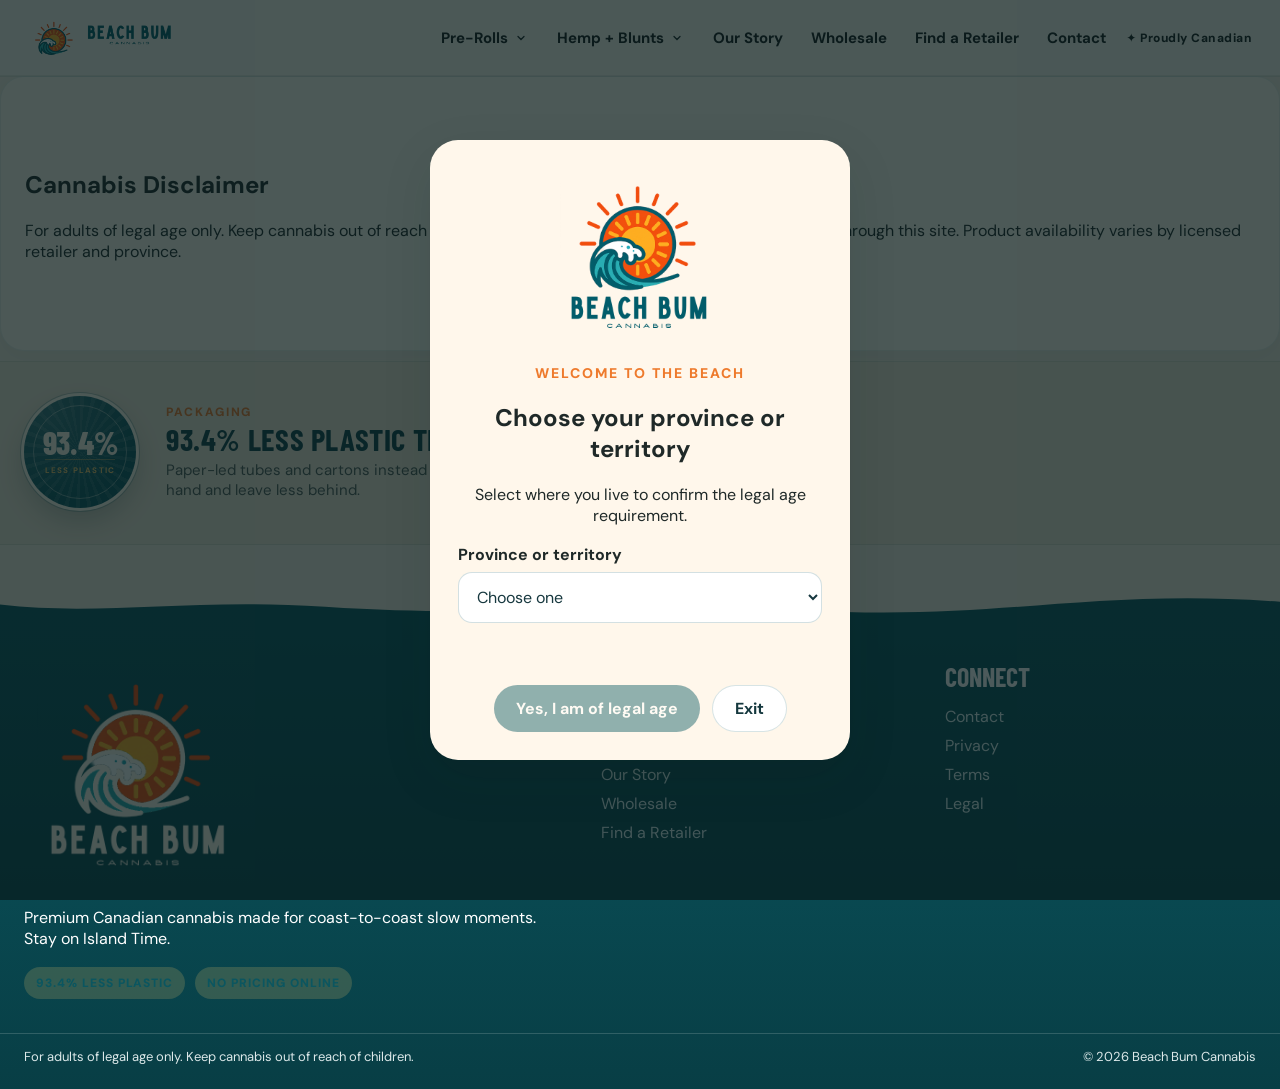
<file: legal.html>
<!doctype html><html lang="en"><head><title>Legal | Beach Bum Cannabis</title><meta charset="utf-8"><meta name="viewport" content="width=device-width, initial-scale=1"><meta name="theme-color" content="#0B5660"><link rel="preconnect" href="https://fonts.googleapis.com"><link rel="preconnect" href="https://fonts.gstatic.com" crossorigin><link href="https://fonts.googleapis.com/css2?family=Barlow+Condensed:wght@600;700;800&family=DM+Sans:wght@400;500;700&family=Caveat:wght@600;700&display=swap" rel="stylesheet"><link rel="icon" href="/favicon.ico" sizes="any"><link rel="icon" type="image/png" sizes="32x32" href="/favicon-32.png"><link rel="icon" type="image/png" sizes="16x16" href="/favicon-16.png"><link rel="icon" type="image/png" sizes="192x192" href="/favicon-192.png"><link rel="apple-touch-icon" href="/apple-touch-icon.png"><link rel="stylesheet" href="assets/styles.css"><script defer src="assets/site.js"></script></head><body><div class="age-gate" hidden role="dialog" aria-modal="true" aria-labelledby="age-title">
  <div class="age-card">
    <img src="assets/images/logo.png" alt="Beach Bum Cannabis">
    <p class="eyebrow orange">Welcome to the beach</p>
    <h2 id="age-title">Choose your province or territory</h2>
    <p id="age-support">Select where you live to confirm the legal age requirement.</p>
    <label class="age-select-label" for="age-province">Province or territory</label>
    <select id="age-province" class="age-select">
      <option value="">Choose one</option>
      <option>Alberta</option><option>British Columbia</option><option>Manitoba</option><option>New Brunswick</option><option>Newfoundland and Labrador</option><option>Northwest Territories</option><option>Nova Scotia</option><option>Nunavut</option><option>Ontario</option><option>Prince Edward Island</option><option>Quebec</option><option>Saskatchewan</option><option>Yukon</option>
    </select>
    <p class="age-minimum" id="age-minimum" aria-live="polite"></p>
    <div class="age-actions"><button id="age-confirm" disabled>Yes, I am of legal age</button><button class="ghost" data-age-exit>Exit</button></div>
  </div>
</div><header class="site-header"><a class="brand" href="index.html" aria-label="Beach Bum Cannabis home"><img src="assets/images/logo-horizontal.png" alt="Beach Bum Cannabis"></a><nav id="site-nav"><div class="nav-item"><a href="products.html">Pre-Rolls</a><button class="nav-caret" type="button" aria-label="Show pre-roll categories" aria-expanded="false"><svg viewBox="0 0 24 24" fill="none" stroke="currentColor" stroke-width="2.6" stroke-linecap="round" aria-hidden="true"><path d="M6 9l6 6 6-6"/></svg></button><div class="subnav"><a href="products.html">All Pre-Rolls</a><a href="products.html?filter=sativa">Sativa</a><a href="products.html?filter=indica">Indica</a><a href="products.html?filter=hybrid">Hybrid</a></div></div><div class="nav-item"><a href="formats.html">Hemp + Blunts</a><button class="nav-caret" type="button" aria-label="Show format types" aria-expanded="false"><svg viewBox="0 0 24 24" fill="none" stroke="currentColor" stroke-width="2.6" stroke-linecap="round" aria-hidden="true"><path d="M6 9l6 6 6-6"/></svg></button><div class="subnav"><a href="formats.html#hemp-paper">Hemp Blunts<small>Rolled in hemp paper</small></a><a href="formats.html#wood-tip">Wood-Tipped Blunts<small>2 g, wood filter tip</small></a></div></div><a href="about.html">Our Story</a><a href="wholesale.html">Wholesale</a><a href="retailers.html">Find a Retailer</a><a href="contact.html">Contact</a></nav><span class="header-proud">✦ Proudly Canadian</span><button class="menu" aria-label="Open menu" aria-expanded="false">Menu</button></header><main><section class="section legal-page"><h1>Cannabis Disclaimer</h1><p>For adults of legal age only. Keep cannabis out of reach of children. No pricing or direct online sales are offered through this site. Product availability varies by licensed retailer and province.</p></section></main><section class="eco-band"><div class="eco-inner"><div class="sticker-badge eco-seal" aria-hidden="true"><strong>93.4%</strong><span>less plastic</span></div><div class="eco-copy"><p class="eyebrow orange">Packaging</p><h3>93.4% less plastic than typical cannabis packaging.</h3><p>Paper-led tubes and cartons instead of plastic drams — designed to feel better in the hand and leave less behind.</p></div></div></section><footer><div class="footer-wave"></div><div class="footer-inner"><div class="footer-brand"><img src="assets/images/logo-light.png" alt="Beach Bum Cannabis"><p>Premium Canadian cannabis made for coast-to-coast slow moments. Stay on Island Time.</p><div class="mini-badges"><span class="mini-badge">93.4% less plastic</span><span class="mini-badge">No pricing online</span></div></div><div><h4>Explore</h4><a href="products.html">Pre-Rolls</a><a href="formats.html">Hemp + Blunts</a><a href="about.html">Our Story</a><a href="wholesale.html">Wholesale</a><a href="retailers.html">Find a Retailer</a></div><div><h4>Connect</h4><a href="contact.html">Contact</a><a href="privacy.html">Privacy</a><a href="terms.html">Terms</a><a href="legal.html" class="active">Legal</a></div></div><div class="legal"><span>For adults of legal age only. Keep cannabis out of reach of children.</span><span>© 2026 Beach Bum Cannabis</span></div></footer></body></html>
</file>
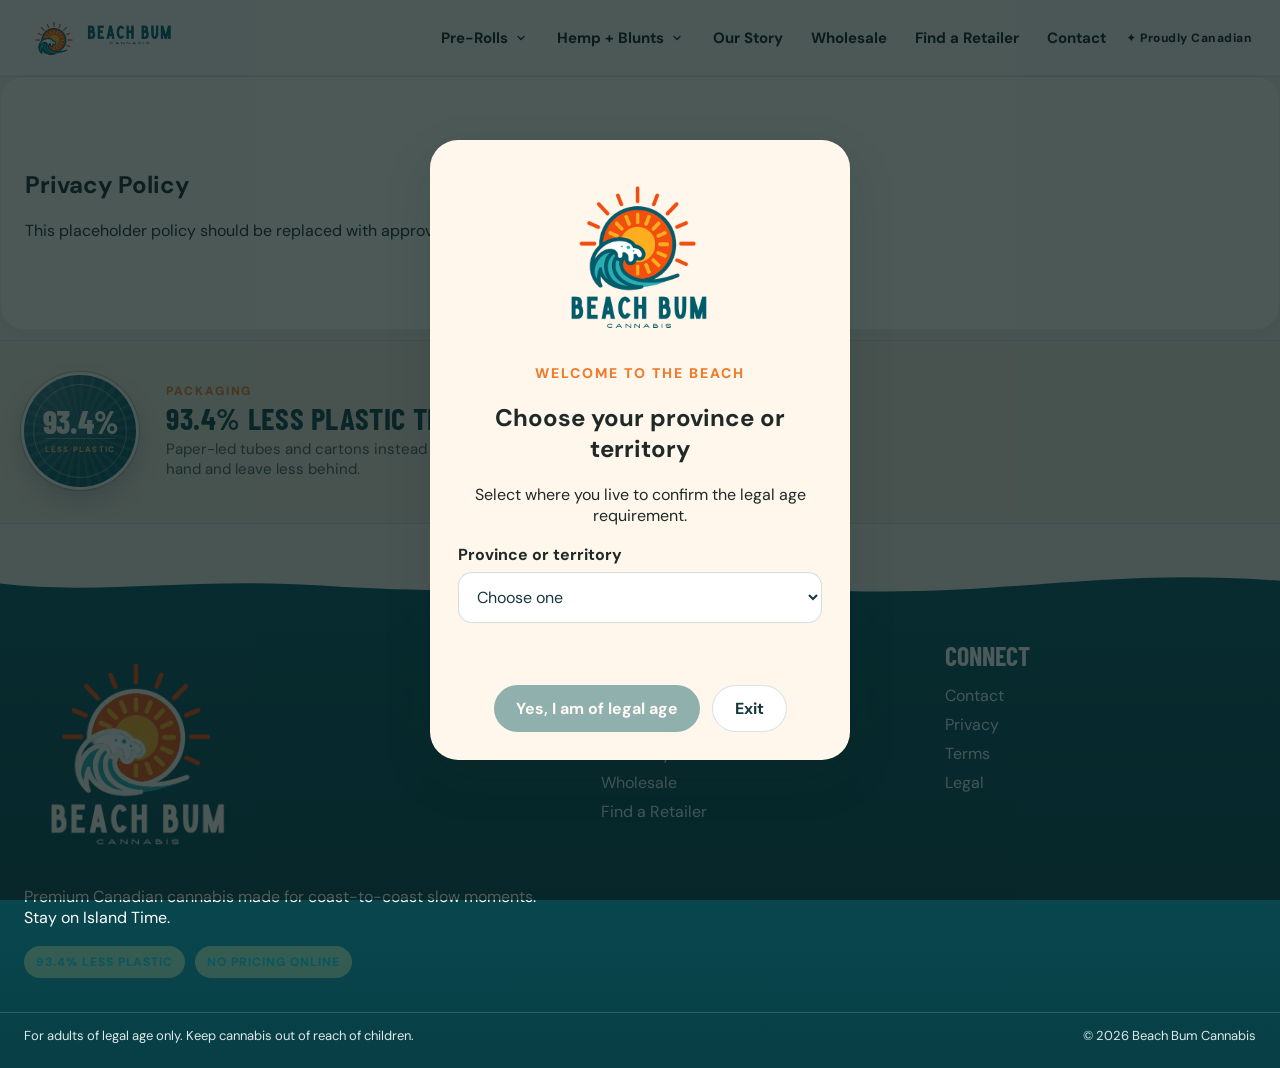
<file: privacy.html>
<!doctype html><html lang="en"><head><title>Privacy | Beach Bum Cannabis</title><meta charset="utf-8"><meta name="viewport" content="width=device-width, initial-scale=1"><meta name="theme-color" content="#0B5660"><link rel="preconnect" href="https://fonts.googleapis.com"><link rel="preconnect" href="https://fonts.gstatic.com" crossorigin><link href="https://fonts.googleapis.com/css2?family=Barlow+Condensed:wght@600;700;800&family=DM+Sans:wght@400;500;700&family=Caveat:wght@600;700&display=swap" rel="stylesheet"><link rel="icon" href="/favicon.ico" sizes="any"><link rel="icon" type="image/png" sizes="32x32" href="/favicon-32.png"><link rel="icon" type="image/png" sizes="16x16" href="/favicon-16.png"><link rel="icon" type="image/png" sizes="192x192" href="/favicon-192.png"><link rel="apple-touch-icon" href="/apple-touch-icon.png"><link rel="stylesheet" href="assets/styles.css"><script defer src="assets/site.js"></script></head><body><div class="age-gate" hidden role="dialog" aria-modal="true" aria-labelledby="age-title">
  <div class="age-card">
    <img src="assets/images/logo.png" alt="Beach Bum Cannabis">
    <p class="eyebrow orange">Welcome to the beach</p>
    <h2 id="age-title">Choose your province or territory</h2>
    <p id="age-support">Select where you live to confirm the legal age requirement.</p>
    <label class="age-select-label" for="age-province">Province or territory</label>
    <select id="age-province" class="age-select">
      <option value="">Choose one</option>
      <option>Alberta</option><option>British Columbia</option><option>Manitoba</option><option>New Brunswick</option><option>Newfoundland and Labrador</option><option>Northwest Territories</option><option>Nova Scotia</option><option>Nunavut</option><option>Ontario</option><option>Prince Edward Island</option><option>Quebec</option><option>Saskatchewan</option><option>Yukon</option>
    </select>
    <p class="age-minimum" id="age-minimum" aria-live="polite"></p>
    <div class="age-actions"><button id="age-confirm" disabled>Yes, I am of legal age</button><button class="ghost" data-age-exit>Exit</button></div>
  </div>
</div><header class="site-header"><a class="brand" href="index.html" aria-label="Beach Bum Cannabis home"><img src="assets/images/logo-horizontal.png" alt="Beach Bum Cannabis"></a><nav id="site-nav"><div class="nav-item"><a href="products.html">Pre-Rolls</a><button class="nav-caret" type="button" aria-label="Show pre-roll categories" aria-expanded="false"><svg viewBox="0 0 24 24" fill="none" stroke="currentColor" stroke-width="2.6" stroke-linecap="round" aria-hidden="true"><path d="M6 9l6 6 6-6"/></svg></button><div class="subnav"><a href="products.html">All Pre-Rolls</a><a href="products.html?filter=sativa">Sativa</a><a href="products.html?filter=indica">Indica</a><a href="products.html?filter=hybrid">Hybrid</a></div></div><div class="nav-item"><a href="formats.html">Hemp + Blunts</a><button class="nav-caret" type="button" aria-label="Show format types" aria-expanded="false"><svg viewBox="0 0 24 24" fill="none" stroke="currentColor" stroke-width="2.6" stroke-linecap="round" aria-hidden="true"><path d="M6 9l6 6 6-6"/></svg></button><div class="subnav"><a href="formats.html#hemp-paper">Hemp Blunts<small>Rolled in hemp paper</small></a><a href="formats.html#wood-tip">Wood-Tipped Blunts<small>2 g, wood filter tip</small></a></div></div><a href="about.html">Our Story</a><a href="wholesale.html">Wholesale</a><a href="retailers.html">Find a Retailer</a><a href="contact.html">Contact</a></nav><span class="header-proud">✦ Proudly Canadian</span><button class="menu" aria-label="Open menu" aria-expanded="false">Menu</button></header><main><section class="section legal-page"><h1>Privacy Policy</h1><p>This placeholder policy should be replaced with approved legal copy before launch.</p></section></main><section class="eco-band"><div class="eco-inner"><div class="sticker-badge eco-seal" aria-hidden="true"><strong>93.4%</strong><span>less plastic</span></div><div class="eco-copy"><p class="eyebrow orange">Packaging</p><h3>93.4% less plastic than typical cannabis packaging.</h3><p>Paper-led tubes and cartons instead of plastic drams — designed to feel better in the hand and leave less behind.</p></div></div></section><footer><div class="footer-wave"></div><div class="footer-inner"><div class="footer-brand"><img src="assets/images/logo-light.png" alt="Beach Bum Cannabis"><p>Premium Canadian cannabis made for coast-to-coast slow moments. Stay on Island Time.</p><div class="mini-badges"><span class="mini-badge">93.4% less plastic</span><span class="mini-badge">No pricing online</span></div></div><div><h4>Explore</h4><a href="products.html">Pre-Rolls</a><a href="formats.html">Hemp + Blunts</a><a href="about.html">Our Story</a><a href="wholesale.html">Wholesale</a><a href="retailers.html">Find a Retailer</a></div><div><h4>Connect</h4><a href="contact.html">Contact</a><a href="privacy.html" class="active">Privacy</a><a href="terms.html">Terms</a><a href="legal.html">Legal</a></div></div><div class="legal"><span>For adults of legal age only. Keep cannabis out of reach of children.</span><span>© 2026 Beach Bum Cannabis</span></div></footer></body></html>
</file>
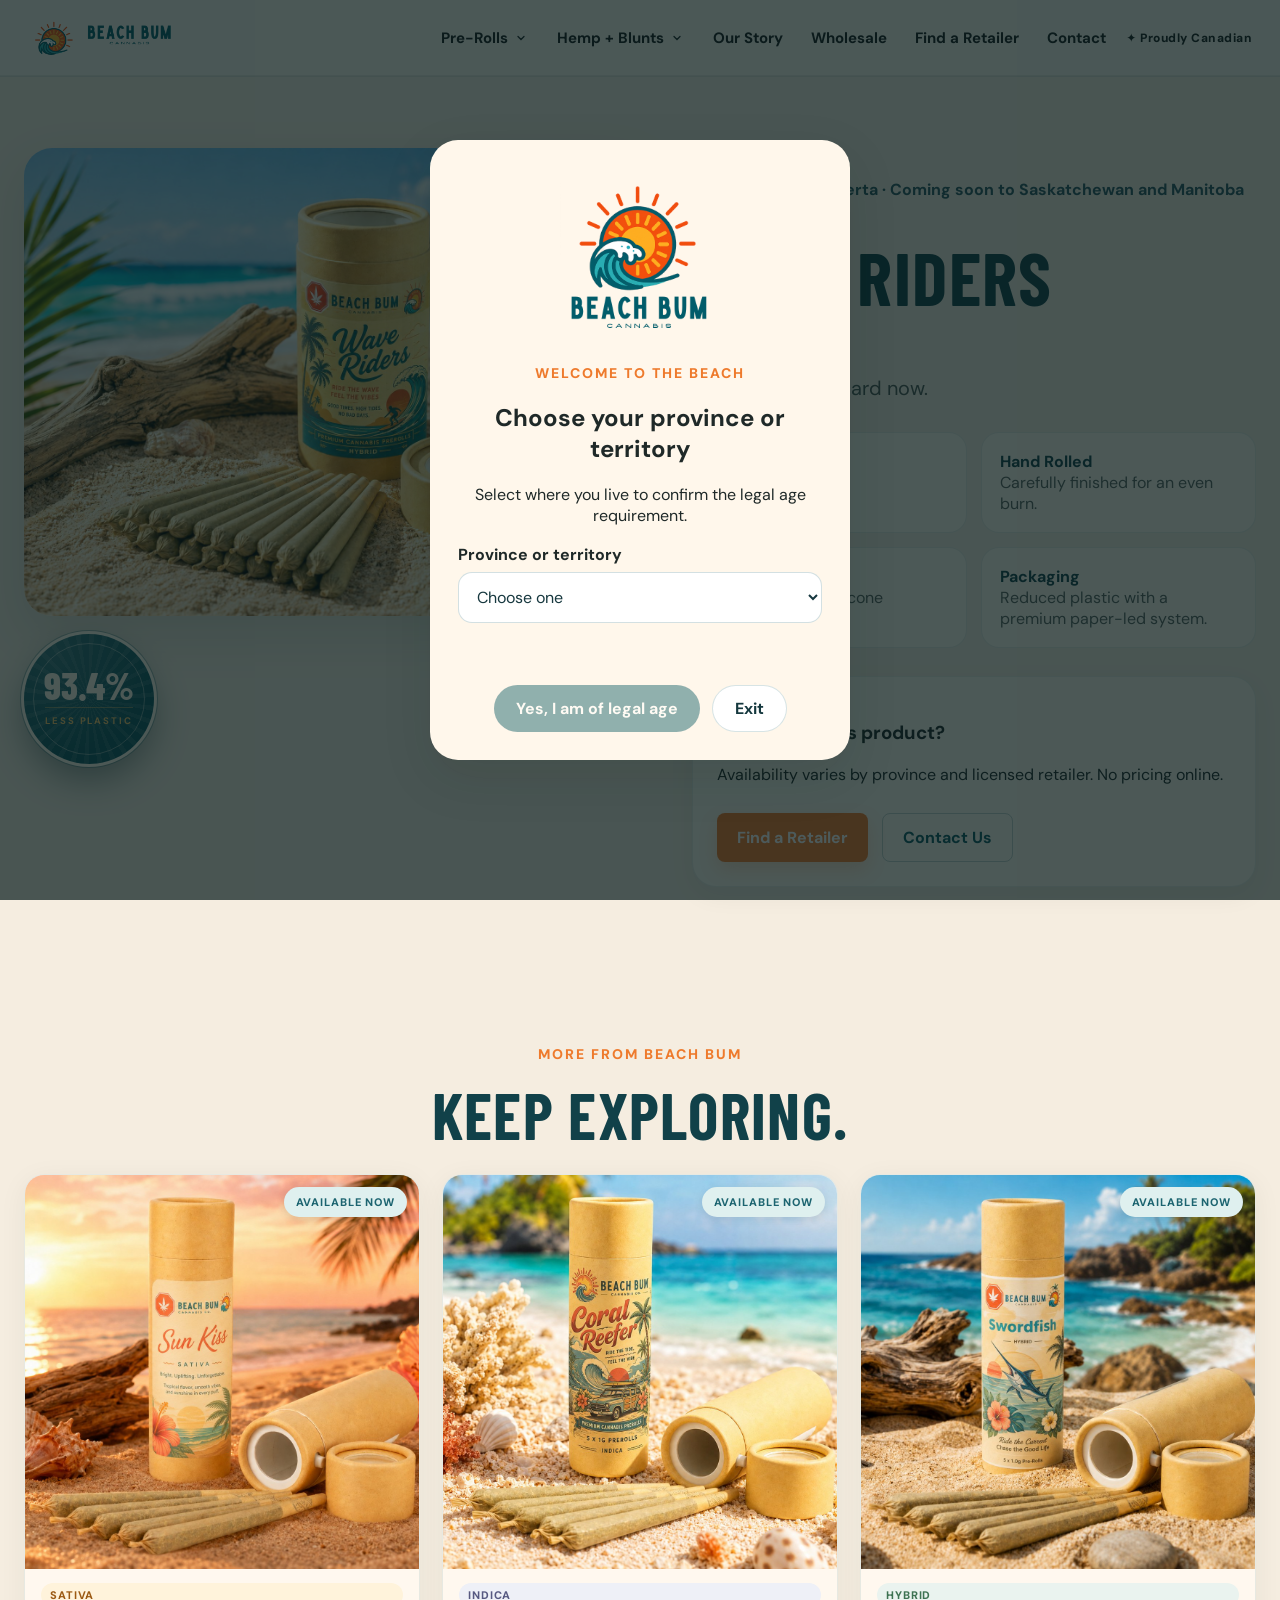
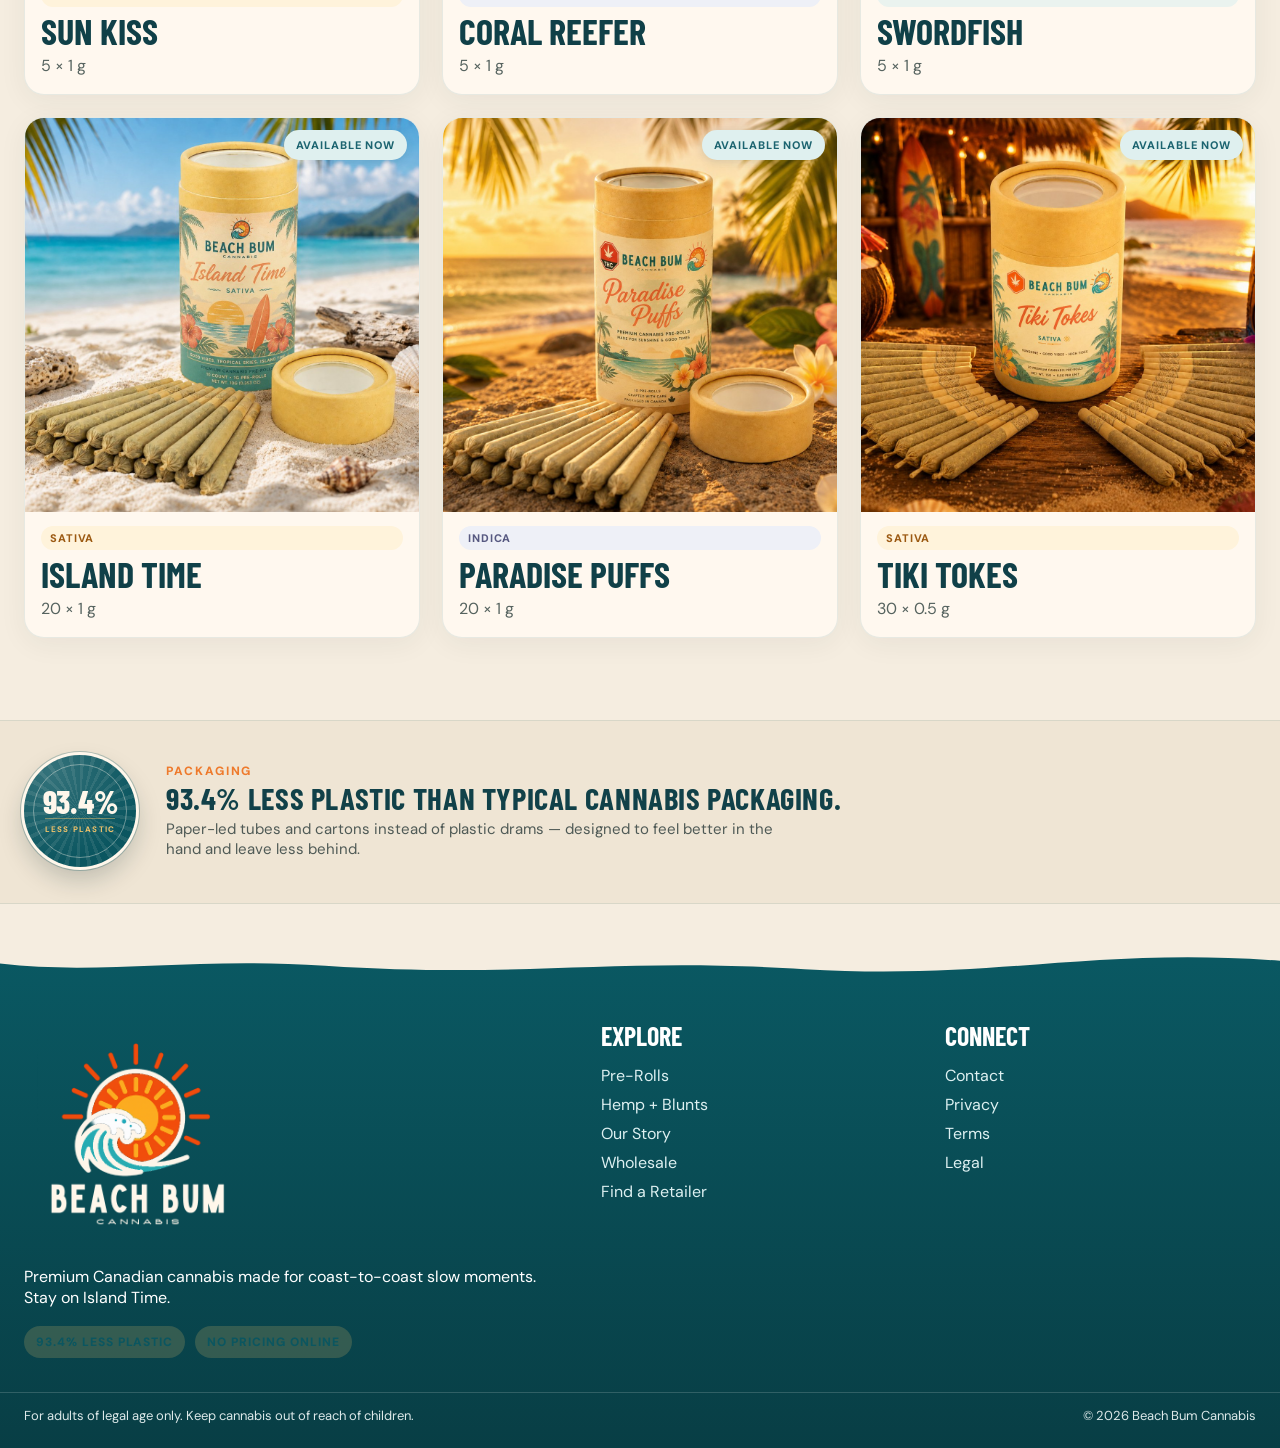
<file: product.html>
<!doctype html><html lang="en"><head><title>Product | Beach Bum Cannabis</title><meta name="description" content="Beach Bum Cannabis product details."><meta charset="utf-8"><meta name="viewport" content="width=device-width, initial-scale=1"><meta name="theme-color" content="#0B5660"><link rel="preconnect" href="https://fonts.googleapis.com"><link rel="preconnect" href="https://fonts.gstatic.com" crossorigin><link href="https://fonts.googleapis.com/css2?family=Barlow+Condensed:wght@600;700;800&family=DM+Sans:wght@400;500;700&family=Caveat:wght@600;700&display=swap" rel="stylesheet"><link rel="icon" href="/favicon.ico" sizes="any"><link rel="icon" type="image/png" sizes="32x32" href="/favicon-32.png"><link rel="icon" type="image/png" sizes="16x16" href="/favicon-16.png"><link rel="icon" type="image/png" sizes="192x192" href="/favicon-192.png"><link rel="apple-touch-icon" href="/apple-touch-icon.png"><link rel="stylesheet" href="assets/styles.css"><script defer src="assets/site.js"></script></head><body class="product-page"><div class="age-gate" hidden role="dialog" aria-modal="true" aria-labelledby="age-title">
  <div class="age-card">
    <img src="assets/images/logo.png" alt="Beach Bum Cannabis">
    <p class="eyebrow orange">Welcome to the beach</p>
    <h2 id="age-title">Choose your province or territory</h2>
    <p id="age-support">Select where you live to confirm the legal age requirement.</p>
    <label class="age-select-label" for="age-province">Province or territory</label>
    <select id="age-province" class="age-select">
      <option value="">Choose one</option>
      <option>Alberta</option><option>British Columbia</option><option>Manitoba</option><option>New Brunswick</option><option>Newfoundland and Labrador</option><option>Northwest Territories</option><option>Nova Scotia</option><option>Nunavut</option><option>Ontario</option><option>Prince Edward Island</option><option>Quebec</option><option>Saskatchewan</option><option>Yukon</option>
    </select>
    <p class="age-minimum" id="age-minimum" aria-live="polite"></p>
    <div class="age-actions"><button id="age-confirm" disabled>Yes, I am of legal age</button><button class="ghost" data-age-exit>Exit</button></div>
  </div>
</div><header class="site-header"><a class="brand" href="index.html" aria-label="Beach Bum Cannabis home"><img src="assets/images/logo-horizontal.png" alt="Beach Bum Cannabis"></a><nav id="site-nav"><div class="nav-item"><a href="products.html">Pre-Rolls</a><button class="nav-caret" type="button" aria-label="Show pre-roll categories" aria-expanded="false"><svg viewBox="0 0 24 24" fill="none" stroke="currentColor" stroke-width="2.6" stroke-linecap="round" aria-hidden="true"><path d="M6 9l6 6 6-6"/></svg></button><div class="subnav"><a href="products.html">All Pre-Rolls</a><a href="products.html?filter=sativa">Sativa</a><a href="products.html?filter=indica">Indica</a><a href="products.html?filter=hybrid">Hybrid</a></div></div><div class="nav-item"><a href="formats.html">Hemp + Blunts</a><button class="nav-caret" type="button" aria-label="Show format types" aria-expanded="false"><svg viewBox="0 0 24 24" fill="none" stroke="currentColor" stroke-width="2.6" stroke-linecap="round" aria-hidden="true"><path d="M6 9l6 6 6-6"/></svg></button><div class="subnav"><a href="formats.html#hemp-paper">Hemp Blunts<small>Rolled in hemp paper</small></a><a href="formats.html#wood-tip">Wood-Tipped Blunts<small>2 g, wood filter tip</small></a></div></div><a href="about.html">Our Story</a><a href="wholesale.html">Wholesale</a><a href="retailers.html">Find a Retailer</a><a href="contact.html">Contact</a></nav><span class="header-proud">✦ Proudly Canadian</span><button class="menu" aria-label="Open menu" aria-expanded="false">Menu</button></header><main>
<section class="product-detail section" id="product-detail"><div class="product-gallery"><div class="gallery-shell"><img id="product-image" src="assets/images/wave-riders.jpg" alt="Beach Bum Cannabis product"></div><div class="sticker-badge side"><strong>93.4%</strong><span>less plastic</span></div></div><div class="product-info"><a class="back" href="products.html">← All products</a><span id="product-status" class="status-line">Available now in Alberta · Coming soon to Saskatchewan and Manitoba</span><span id="product-type" class="type hybrid">Hybrid</span><h1 id="product-name">Wave Riders</h1><p id="product-pack" class="pack">20 × 1 g</p><p id="product-desc" class="lead"></p><div class="fact-grid"><div><strong>Whole Flower</strong><span>No trim. No shake.</span></div><div><strong>Hand Rolled</strong><span>Carefully finished for an even burn.</span></div><div id="format-callout"><strong>Format</strong><span>Premium pre-rolls</span></div><div><strong>Packaging</strong><span>Reduced plastic with a premium paper-led system.</span></div></div><div class="retailer-box"><h3>Looking for this product?</h3><p>Availability varies by province and licensed retailer. No pricing online.</p><div class="cta-buttons"><a class="button" href="retailers.html">Find a Retailer</a><a class="button ghost-dark" href="contact.html">Contact Us</a></div></div></div></section>
<section class="section related"><div class="section-header center"><p class="eyebrow orange">More from Beach Bum</p><h2>Keep exploring.</h2></div><div class="product-grid compact" id="related-products"></div></section>
</main><section class="eco-band"><div class="eco-inner"><div class="sticker-badge eco-seal" aria-hidden="true"><strong>93.4%</strong><span>less plastic</span></div><div class="eco-copy"><p class="eyebrow orange">Packaging</p><h3>93.4% less plastic than typical cannabis packaging.</h3><p>Paper-led tubes and cartons instead of plastic drams — designed to feel better in the hand and leave less behind.</p></div></div></section><footer><div class="footer-wave"></div><div class="footer-inner"><div class="footer-brand"><img src="assets/images/logo-light.png" alt="Beach Bum Cannabis"><p>Premium Canadian cannabis made for coast-to-coast slow moments. Stay on Island Time.</p><div class="mini-badges"><span class="mini-badge">93.4% less plastic</span><span class="mini-badge">No pricing online</span></div></div><div><h4>Explore</h4><a href="products.html">Pre-Rolls</a><a href="formats.html">Hemp + Blunts</a><a href="about.html">Our Story</a><a href="wholesale.html">Wholesale</a><a href="retailers.html">Find a Retailer</a></div><div><h4>Connect</h4><a href="contact.html">Contact</a><a href="privacy.html">Privacy</a><a href="terms.html">Terms</a><a href="legal.html">Legal</a></div></div><div class="legal"><span>For adults of legal age only. Keep cannabis out of reach of children.</span><span>© 2026 Beach Bum Cannabis</span></div></footer></body></html>
</file>
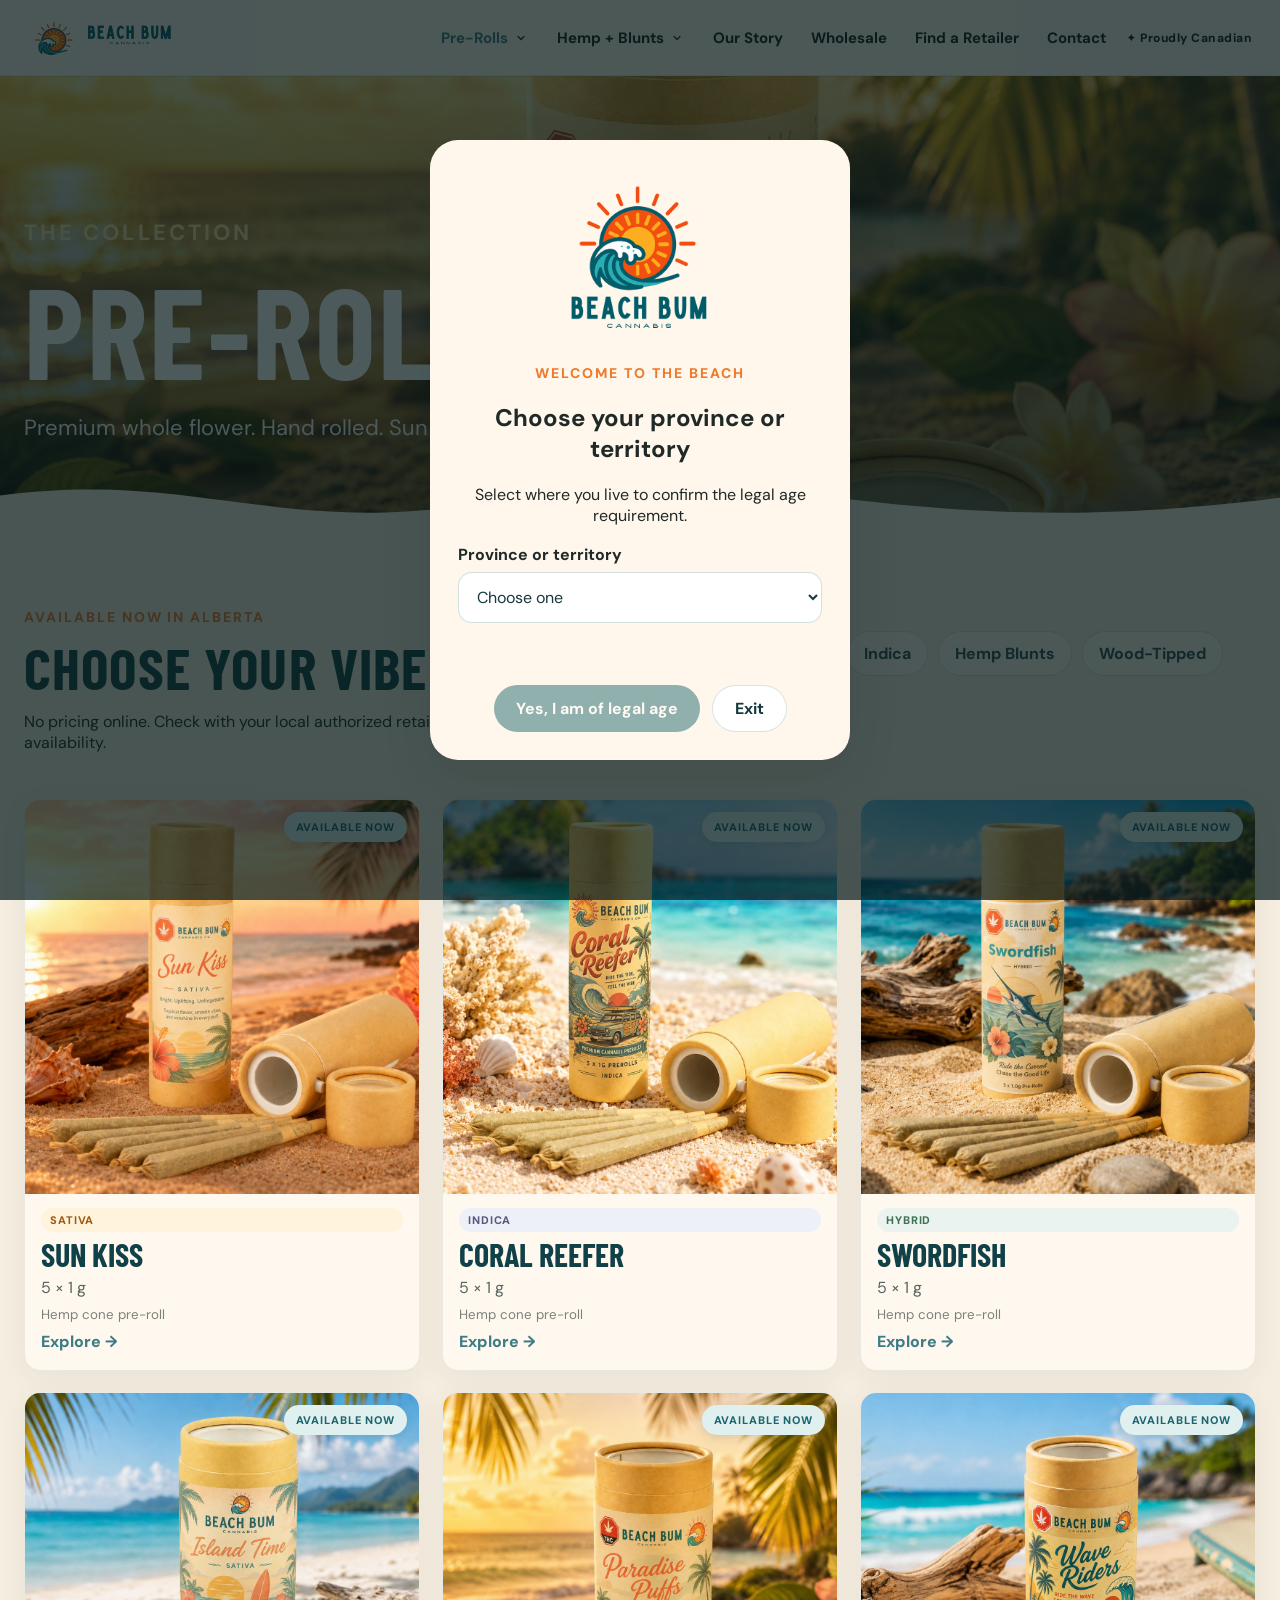
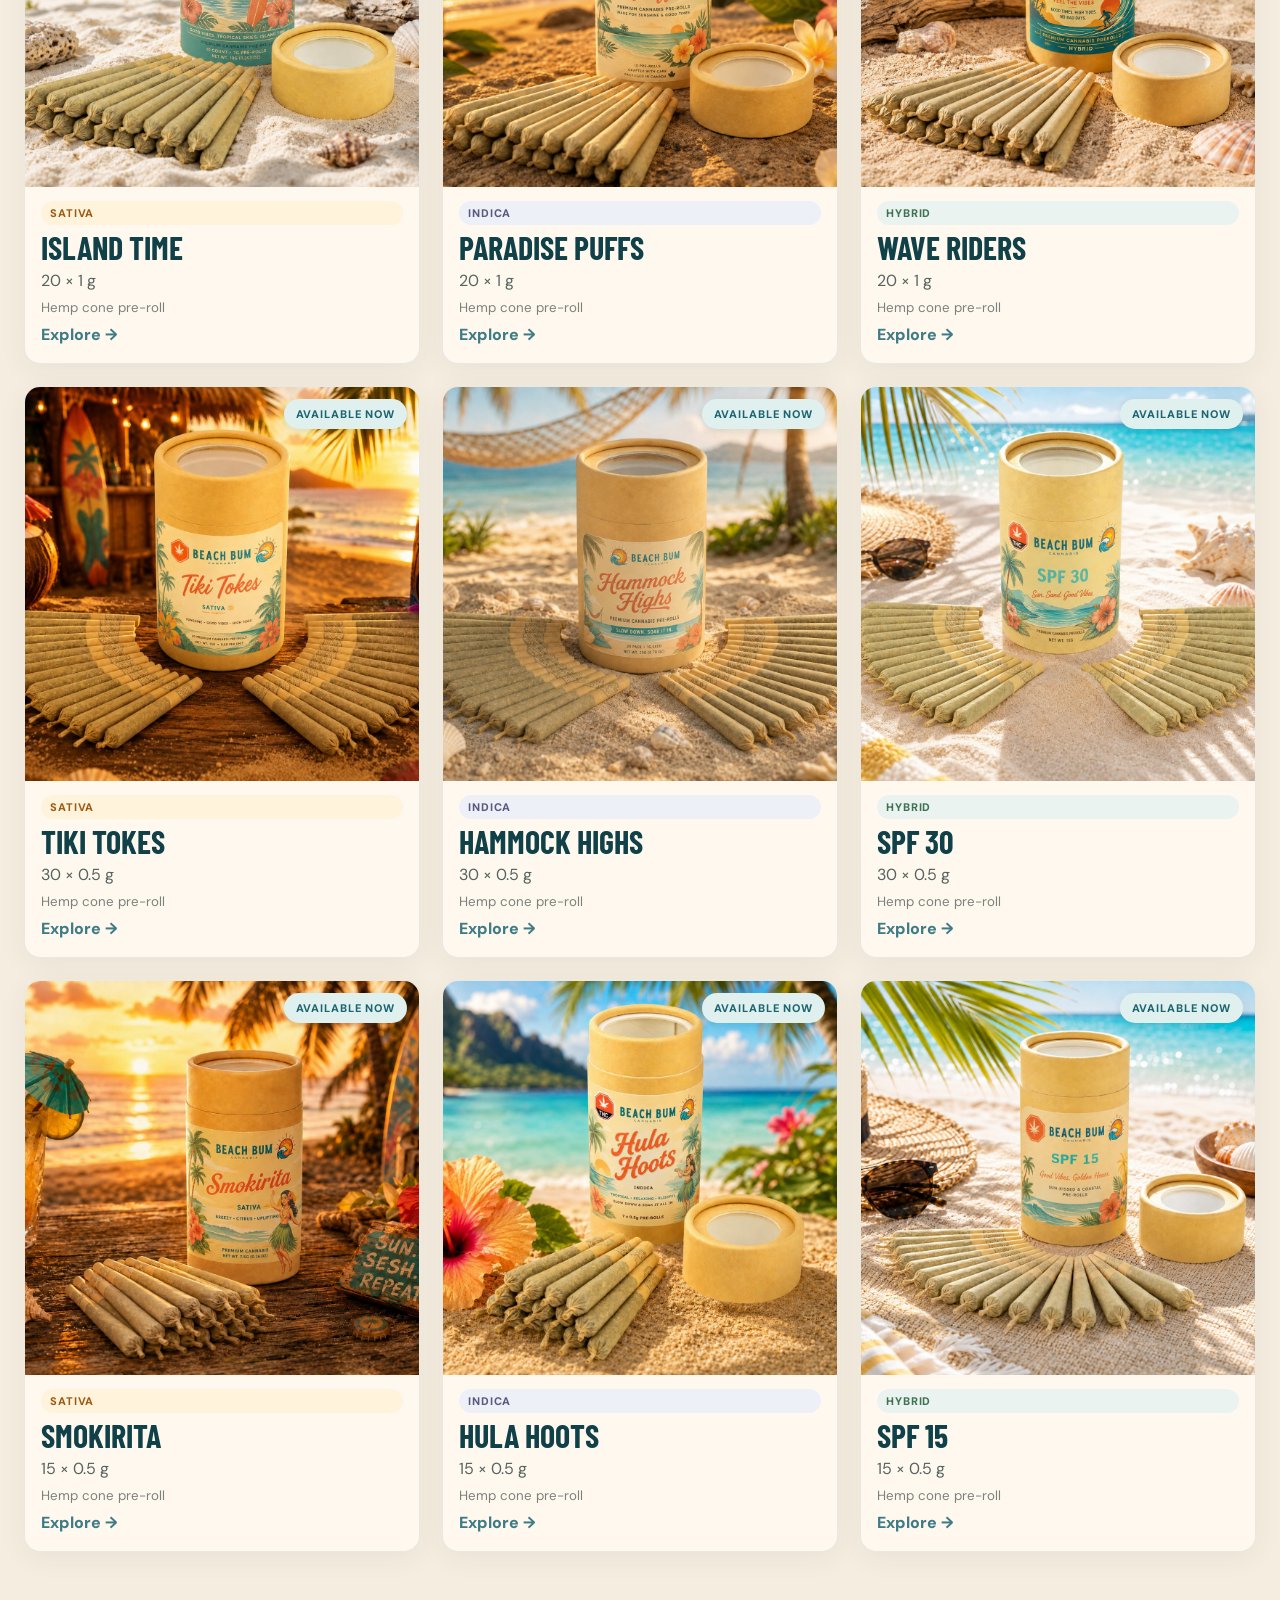
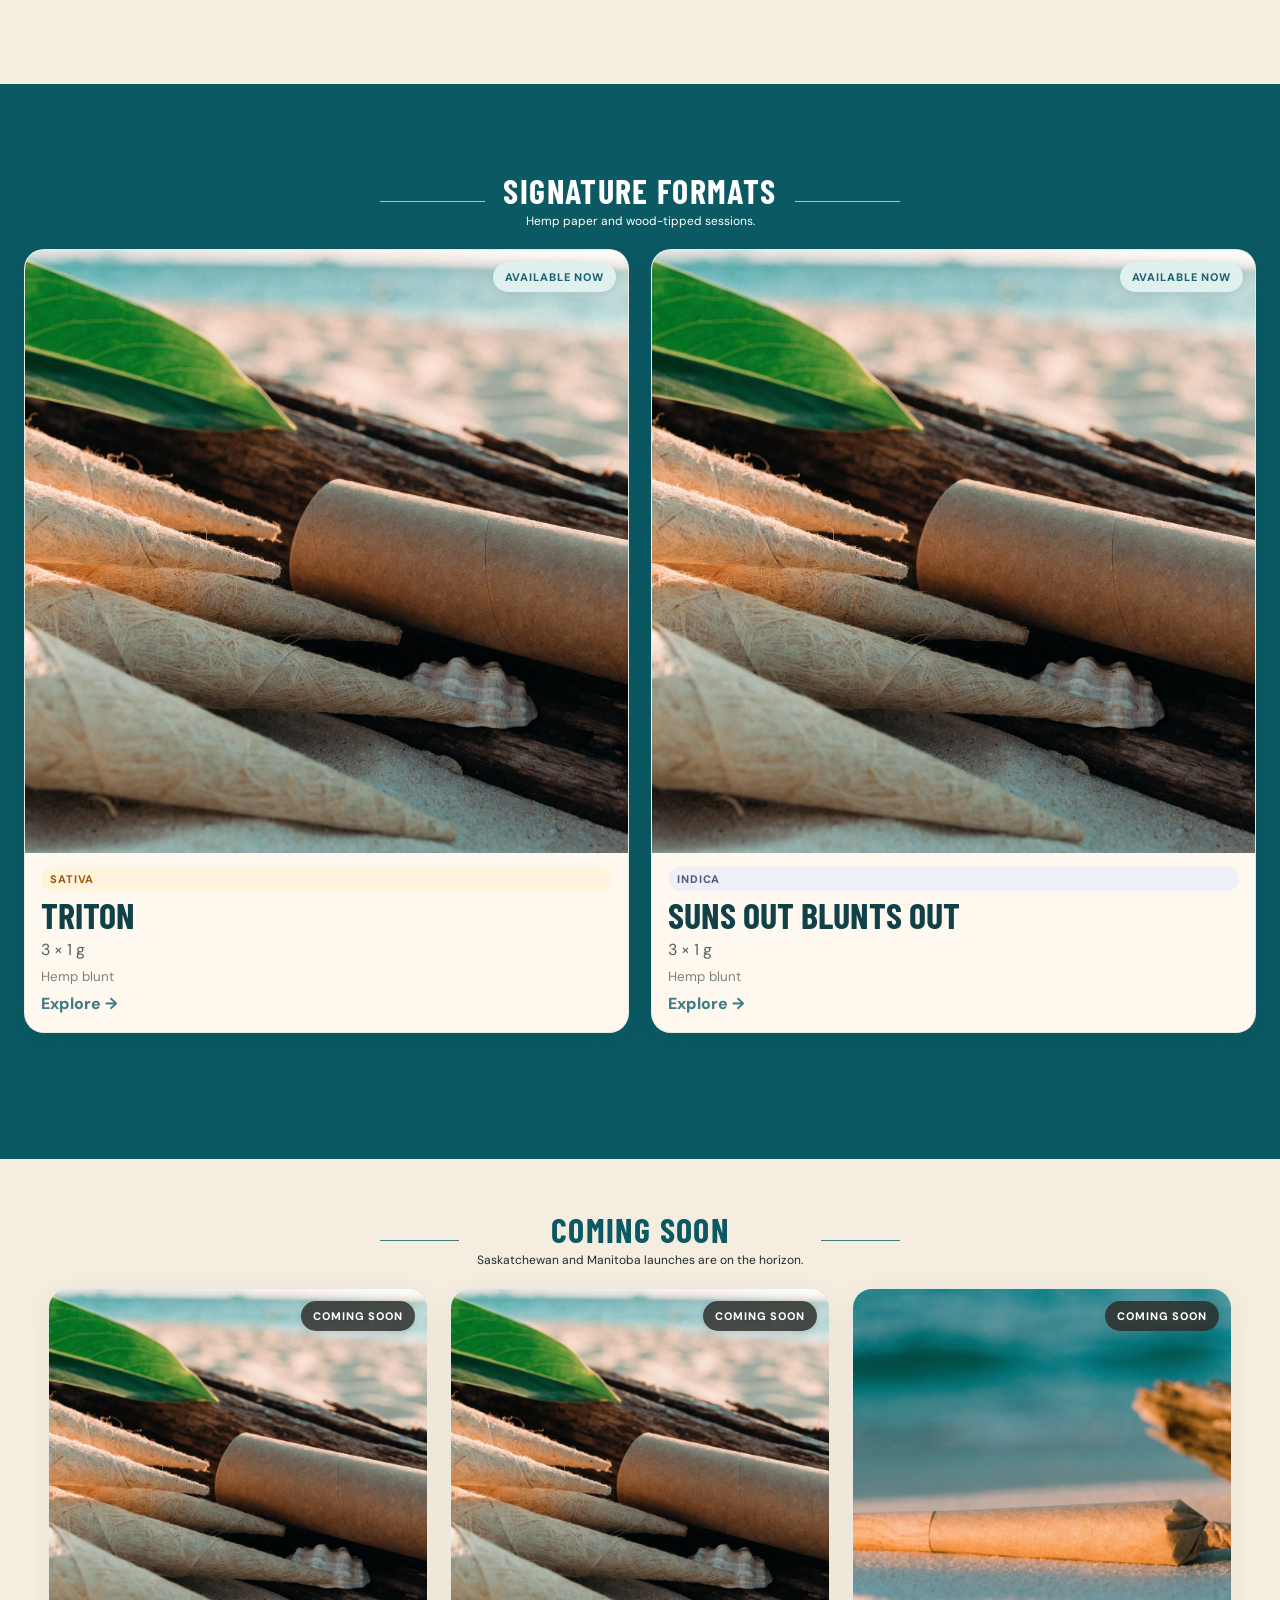
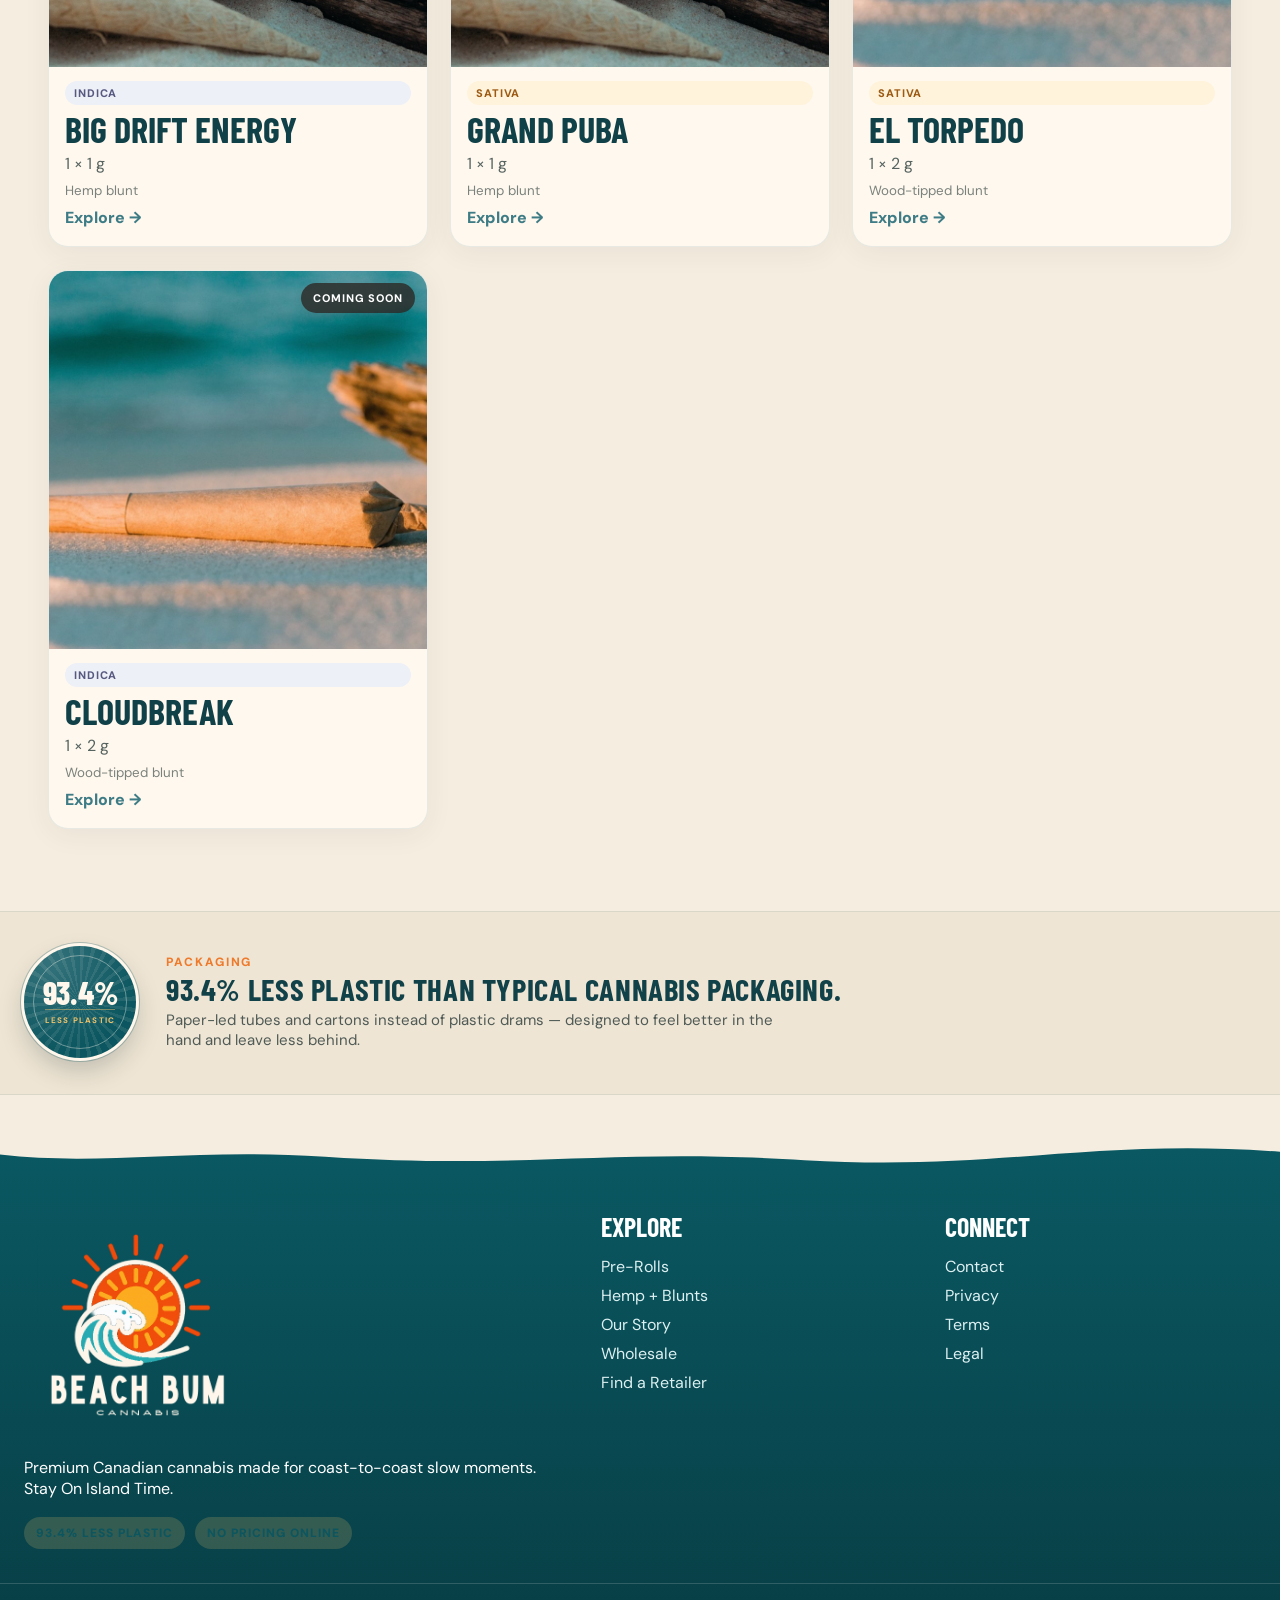
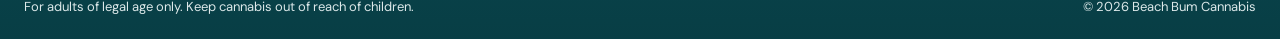
<file: products.html>
<!doctype html><html lang="en"><head><title>Pre-Rolls | Beach Bum Cannabis</title><meta name="description" content="Explore the full Beach Bum Cannabis pre-roll lineup, available now in Alberta."><meta charset="utf-8"><meta name="viewport" content="width=device-width, initial-scale=1"><meta name="theme-color" content="#0B5660"><link rel="preconnect" href="https://fonts.googleapis.com"><link rel="preconnect" href="https://fonts.gstatic.com" crossorigin><link href="https://fonts.googleapis.com/css2?family=Barlow+Condensed:wght@600;700;800&family=DM+Sans:wght@400;500;700&family=Caveat:wght@600;700&display=swap" rel="stylesheet"><link rel="icon" href="/favicon.ico" sizes="any"><link rel="icon" type="image/png" sizes="32x32" href="/favicon-32.png"><link rel="icon" type="image/png" sizes="16x16" href="/favicon-16.png"><link rel="icon" type="image/png" sizes="192x192" href="/favicon-192.png"><link rel="apple-touch-icon" href="/apple-touch-icon.png"><link rel="stylesheet" href="assets/styles.css"><script defer src="assets/site.js"></script></head><body class="products-page"><div class="age-gate" hidden role="dialog" aria-modal="true" aria-labelledby="age-title"><div class="age-card"><img src="assets/images/logo.png" alt="Beach Bum Cannabis"><p class="eyebrow orange">Welcome to the beach</p><h2 id="age-title">Choose your province or territory</h2><p id="age-support">Select where you live to confirm the legal age requirement.</p><label class="age-select-label" for="age-province">Province or territory</label><select id="age-province" class="age-select"><option value="">Choose one</option><option>Alberta</option><option>British Columbia</option><option>Manitoba</option><option>New Brunswick</option><option>Newfoundland and Labrador</option><option>Northwest Territories</option><option>Nova Scotia</option><option>Nunavut</option><option>Ontario</option><option>Prince Edward Island</option><option>Quebec</option><option>Saskatchewan</option><option>Yukon</option></select><p class="age-minimum" id="age-minimum" aria-live="polite"></p><div class="age-actions"><button id="age-confirm" disabled>Yes, I am of legal age</button><button class="ghost" data-age-exit>Exit</button></div></div></div><header class="site-header"><a class="brand" href="index.html" aria-label="Beach Bum Cannabis home"><img src="assets/images/logo-horizontal.png" alt="Beach Bum Cannabis"></a><nav id="site-nav"><div class="nav-item"><a href="products.html" class="active">Pre-Rolls</a><button class="nav-caret" type="button" aria-label="Show pre-roll categories" aria-expanded="false"><svg viewBox="0 0 24 24" fill="none" stroke="currentColor" stroke-width="2.6" stroke-linecap="round" aria-hidden="true"><path d="M6 9l6 6 6-6"/></svg></button><div class="subnav"><a href="products.html">All Pre-Rolls</a><a href="products.html?filter=sativa">Sativa</a><a href="products.html?filter=indica">Indica</a><a href="products.html?filter=hybrid">Hybrid</a></div></div><div class="nav-item"><a href="formats.html">Hemp + Blunts</a><button class="nav-caret" type="button" aria-label="Show format types" aria-expanded="false"><svg viewBox="0 0 24 24" fill="none" stroke="currentColor" stroke-width="2.6" stroke-linecap="round" aria-hidden="true"><path d="M6 9l6 6 6-6"/></svg></button><div class="subnav"><a href="formats.html#hemp-paper">Hemp Blunts<small>Rolled in hemp paper</small></a><a href="formats.html#wood-tip">Wood-Tipped Blunts<small>2 g, wood filter tip</small></a></div></div><a href="about.html">Our Story</a><a href="wholesale.html">Wholesale</a><a href="retailers.html">Find a Retailer</a><a href="contact.html">Contact</a></nav><span class="header-proud">✦ Proudly Canadian</span><button class="menu" aria-label="Open menu" aria-expanded="false">Menu</button></header><main>
<section class="page-hero products-hero wave-top"><div class="page-hero-bg"></div><div class="page-hero-copy"><p class="eyebrow">The Collection</p><h1>Pre-Rolls</h1><p>Premium whole flower. Hand rolled. Sun approved.</p></div></section>
<section class="catalog section"><div class="catalog-head"><div><p class="eyebrow orange">Available now in Alberta</p><h2>Choose your vibe.</h2><p>No pricing online. Check with your local authorized retailer for current availability.</p></div><div class="filters" role="group" aria-label="Filter products"><button class="active" data-filter="all">All</button><button data-filter="sativa">Sativa</button><button data-filter="hybrid">Hybrid</button><button data-filter="indica">Indica</button><button data-filter="hemp-paper">Hemp Blunts</button><button data-filter="wood-tip">Wood-Tipped</button><button data-filter="coming-soon">Coming Soon</button></div></div><div class="product-grid"><article class="product-card reveal" data-type="sativa" data-status="live" data-series="pre-rolls"><a href="product.html?id=sun-kiss"><div class="card-image"><img src="assets/images/sun-kiss.jpg" alt="Sun Kiss Beach Bum Cannabis" loading="lazy"><span class="status-chip live">Available now</span></div><div class="card-copy"><span class="type sativa">Sativa</span><h3>Sun Kiss</h3><p>5 × 1 g</p><small>Hemp cone pre-roll</small><span class="text-link">Explore →</span></div></a></article><article class="product-card reveal" data-type="indica" data-status="live" data-series="pre-rolls"><a href="product.html?id=coral-reefer"><div class="card-image"><img src="assets/images/coral-reefer.jpg" alt="Coral Reefer Beach Bum Cannabis" loading="lazy"><span class="status-chip live">Available now</span></div><div class="card-copy"><span class="type indica">Indica</span><h3>Coral Reefer</h3><p>5 × 1 g</p><small>Hemp cone pre-roll</small><span class="text-link">Explore →</span></div></a></article><article class="product-card reveal" data-type="hybrid" data-status="live" data-series="pre-rolls"><a href="product.html?id=swordfish"><div class="card-image"><img src="assets/images/swordfish.jpg" alt="Swordfish Beach Bum Cannabis" loading="lazy"><span class="status-chip live">Available now</span></div><div class="card-copy"><span class="type hybrid">Hybrid</span><h3>Swordfish</h3><p>5 × 1 g</p><small>Hemp cone pre-roll</small><span class="text-link">Explore →</span></div></a></article><article class="product-card reveal" data-type="sativa" data-status="live" data-series="pre-rolls"><a href="product.html?id=island-time"><div class="card-image"><img src="assets/images/island-time.jpg" alt="Island Time Beach Bum Cannabis" loading="lazy"><span class="status-chip live">Available now</span></div><div class="card-copy"><span class="type sativa">Sativa</span><h3>Island Time</h3><p>20 × 1 g</p><small>Hemp cone pre-roll</small><span class="text-link">Explore →</span></div></a></article><article class="product-card reveal" data-type="indica" data-status="live" data-series="pre-rolls"><a href="product.html?id=paradise-puffs"><div class="card-image"><img src="assets/images/paradise-puffs.jpg" alt="Paradise Puffs Beach Bum Cannabis" loading="lazy"><span class="status-chip live">Available now</span></div><div class="card-copy"><span class="type indica">Indica</span><h3>Paradise Puffs</h3><p>20 × 1 g</p><small>Hemp cone pre-roll</small><span class="text-link">Explore →</span></div></a></article><article class="product-card reveal" data-type="hybrid" data-status="live" data-series="pre-rolls"><a href="product.html?id=wave-riders"><div class="card-image"><img src="assets/images/wave-riders.jpg" alt="Wave Riders Beach Bum Cannabis" loading="lazy"><span class="status-chip live">Available now</span></div><div class="card-copy"><span class="type hybrid">Hybrid</span><h3>Wave Riders</h3><p>20 × 1 g</p><small>Hemp cone pre-roll</small><span class="text-link">Explore →</span></div></a></article><article class="product-card reveal" data-type="sativa" data-status="live" data-series="pre-rolls"><a href="product.html?id=tiki-tokes"><div class="card-image"><img src="assets/images/tiki-tokes.jpg" alt="Tiki Tokes Beach Bum Cannabis" loading="lazy"><span class="status-chip live">Available now</span></div><div class="card-copy"><span class="type sativa">Sativa</span><h3>Tiki Tokes</h3><p>30 × 0.5 g</p><small>Hemp cone pre-roll</small><span class="text-link">Explore →</span></div></a></article><article class="product-card reveal" data-type="indica" data-status="live" data-series="pre-rolls"><a href="product.html?id=hammock-highs"><div class="card-image"><img src="assets/images/hammock-highs.jpg" alt="Hammock Highs Beach Bum Cannabis" loading="lazy"><span class="status-chip live">Available now</span></div><div class="card-copy"><span class="type indica">Indica</span><h3>Hammock Highs</h3><p>30 × 0.5 g</p><small>Hemp cone pre-roll</small><span class="text-link">Explore →</span></div></a></article><article class="product-card reveal" data-type="hybrid" data-status="live" data-series="pre-rolls"><a href="product.html?id=spf-30"><div class="card-image"><img src="assets/images/spf-30.jpg" alt="SPF 30 Beach Bum Cannabis" loading="lazy"><span class="status-chip live">Available now</span></div><div class="card-copy"><span class="type hybrid">Hybrid</span><h3>SPF 30</h3><p>30 × 0.5 g</p><small>Hemp cone pre-roll</small><span class="text-link">Explore →</span></div></a></article><article class="product-card reveal" data-type="sativa" data-status="live" data-series="pre-rolls"><a href="product.html?id=smokirita"><div class="card-image"><img src="assets/images/smokirita.jpg" alt="Smokirita Beach Bum Cannabis" loading="lazy"><span class="status-chip live">Available now</span></div><div class="card-copy"><span class="type sativa">Sativa</span><h3>Smokirita</h3><p>15 × 0.5 g</p><small>Hemp cone pre-roll</small><span class="text-link">Explore →</span></div></a></article><article class="product-card reveal" data-type="indica" data-status="live" data-series="pre-rolls"><a href="product.html?id=hula-hoots"><div class="card-image"><img src="assets/images/hula-hoots.jpg" alt="Hula Hoots Beach Bum Cannabis" loading="lazy"><span class="status-chip live">Available now</span></div><div class="card-copy"><span class="type indica">Indica</span><h3>Hula Hoots</h3><p>15 × 0.5 g</p><small>Hemp cone pre-roll</small><span class="text-link">Explore →</span></div></a></article><article class="product-card reveal" data-type="hybrid" data-status="live" data-series="pre-rolls"><a href="product.html?id=spf-15"><div class="card-image"><img src="assets/images/spf-15.jpg" alt="SPF 15 Beach Bum Cannabis" loading="lazy"><span class="status-chip live">Available now</span></div><div class="card-copy"><span class="type hybrid">Hybrid</span><h3>SPF 15</h3><p>15 × 0.5 g</p><small>Hemp cone pre-roll</small><span class="text-link">Explore →</span></div></a></article></div></section>
<section class="catalog-section sea-section"><div class="section"><div class="rule-title light"><span></span><div><h2>Signature Formats</h2><p>Hemp paper and wood-tipped sessions.</p></div><span></span></div><div class="product-grid compact-grid"><article class="product-card reveal" data-type="sativa" data-status="live" data-series="hemp-paper"><a href="product.html?id=triton"><div class="card-image"><img src="assets/images/format-hemp.jpg" alt="Triton Beach Bum Cannabis" loading="lazy"><span class="status-chip live">Available now</span></div><div class="card-copy"><span class="type sativa">Sativa</span><h3>Triton</h3><p>3 × 1 g</p><small>Hemp blunt</small><span class="text-link">Explore →</span></div></a></article><article class="product-card reveal" data-type="indica" data-status="live" data-series="hemp-paper"><a href="product.html?id=suns-out-blunts-out"><div class="card-image"><img src="assets/images/format-hemp.jpg" alt="Suns Out Blunts Out Beach Bum Cannabis" loading="lazy"><span class="status-chip live">Available now</span></div><div class="card-copy"><span class="type indica">Indica</span><h3>Suns Out Blunts Out</h3><p>3 × 1 g</p><small>Hemp blunt</small><span class="text-link">Explore →</span></div></a></article></div></div></section>
<section class="section coming-section"><div class="rule-title"><span></span><div><h2>Coming Soon</h2><p>Saskatchewan and Manitoba launches are on the horizon.</p></div><span></span></div><div class="product-grid"><article class="product-card reveal" data-type="indica" data-status="coming-soon" data-series="hemp-paper"><a href="product.html?id=big-drift-energy"><div class="card-image"><img src="assets/images/format-hemp.jpg" alt="Big Drift Energy Beach Bum Cannabis" loading="lazy"><span class="status-chip coming-soon">Coming soon</span></div><div class="card-copy"><span class="type indica">Indica</span><h3>Big Drift Energy</h3><p>1 × 1 g</p><small>Hemp blunt</small><span class="text-link">Explore →</span></div></a></article><article class="product-card reveal" data-type="sativa" data-status="coming-soon" data-series="hemp-paper"><a href="product.html?id=grand-puba"><div class="card-image"><img src="assets/images/format-hemp.jpg" alt="Grand Puba Beach Bum Cannabis" loading="lazy"><span class="status-chip coming-soon">Coming soon</span></div><div class="card-copy"><span class="type sativa">Sativa</span><h3>Grand Puba</h3><p>1 × 1 g</p><small>Hemp blunt</small><span class="text-link">Explore →</span></div></a></article><article class="product-card reveal" data-type="sativa" data-status="coming-soon" data-series="wood-tip"><a href="product.html?id=el-torpedo"><div class="card-image"><img src="assets/images/wood-tipped-joint.jpg" alt="El Torpedo Beach Bum Cannabis" loading="lazy"><span class="status-chip coming-soon">Coming soon</span></div><div class="card-copy"><span class="type sativa">Sativa</span><h3>El Torpedo</h3><p>1 × 2 g</p><small>Wood-tipped blunt</small><span class="text-link">Explore →</span></div></a></article><article class="product-card reveal" data-type="indica" data-status="coming-soon" data-series="wood-tip"><a href="product.html?id=cloudbreak"><div class="card-image"><img src="assets/images/wood-tipped-joint.jpg" alt="Cloudbreak Beach Bum Cannabis" loading="lazy"><span class="status-chip coming-soon">Coming soon</span></div><div class="card-copy"><span class="type indica">Indica</span><h3>Cloudbreak</h3><p>1 × 2 g</p><small>Wood-tipped blunt</small><span class="text-link">Explore →</span></div></a></article></div></section>
</main><section class="eco-band"><div class="eco-inner"><div class="sticker-badge eco-seal" aria-hidden="true"><strong>93.4%</strong><span>less plastic</span></div><div class="eco-copy"><p class="eyebrow orange">Packaging</p><h3>93.4% less plastic than typical cannabis packaging.</h3><p>Paper-led tubes and cartons instead of plastic drams — designed to feel better in the hand and leave less behind.</p></div></div></section><footer><div class="footer-wave"></div><div class="footer-inner"><div class="footer-brand"><img src="assets/images/logo-light.png" alt="Beach Bum Cannabis"><p>Premium Canadian cannabis made for coast-to-coast slow moments. Stay On Island Time.</p><div class="mini-badges"><span class="mini-badge">93.4% less plastic</span><span class="mini-badge">No pricing online</span></div></div><div><h4>Explore</h4><a href="products.html">Pre-Rolls</a><a href="formats.html">Hemp + Blunts</a><a href="about.html">Our Story</a><a href="wholesale.html">Wholesale</a><a href="retailers.html">Find a Retailer</a></div><div><h4>Connect</h4><a href="contact.html">Contact</a><a href="privacy.html">Privacy</a><a href="terms.html">Terms</a><a href="legal.html">Legal</a></div></div><div class="legal"><span>For adults of legal age only. Keep cannabis out of reach of children.</span><span>© 2026 Beach Bum Cannabis</span></div></footer></body></html>
</file>
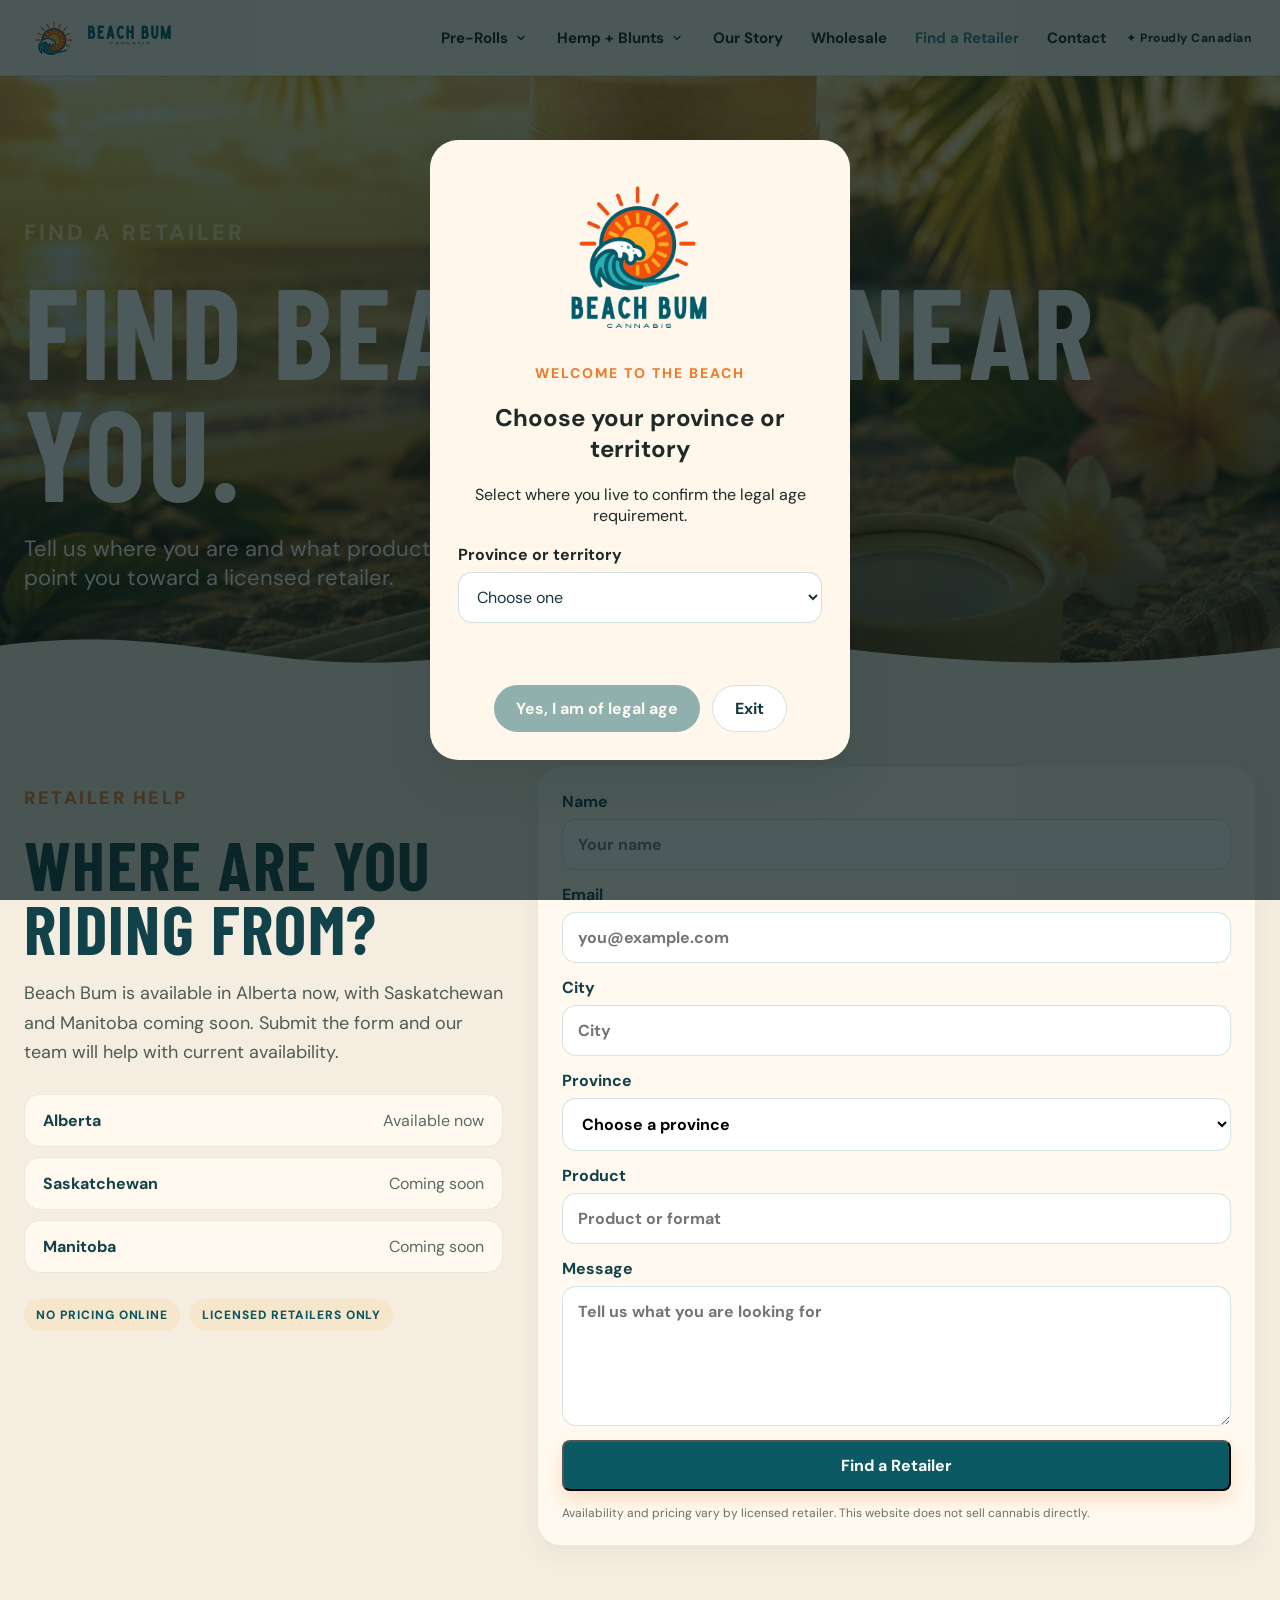
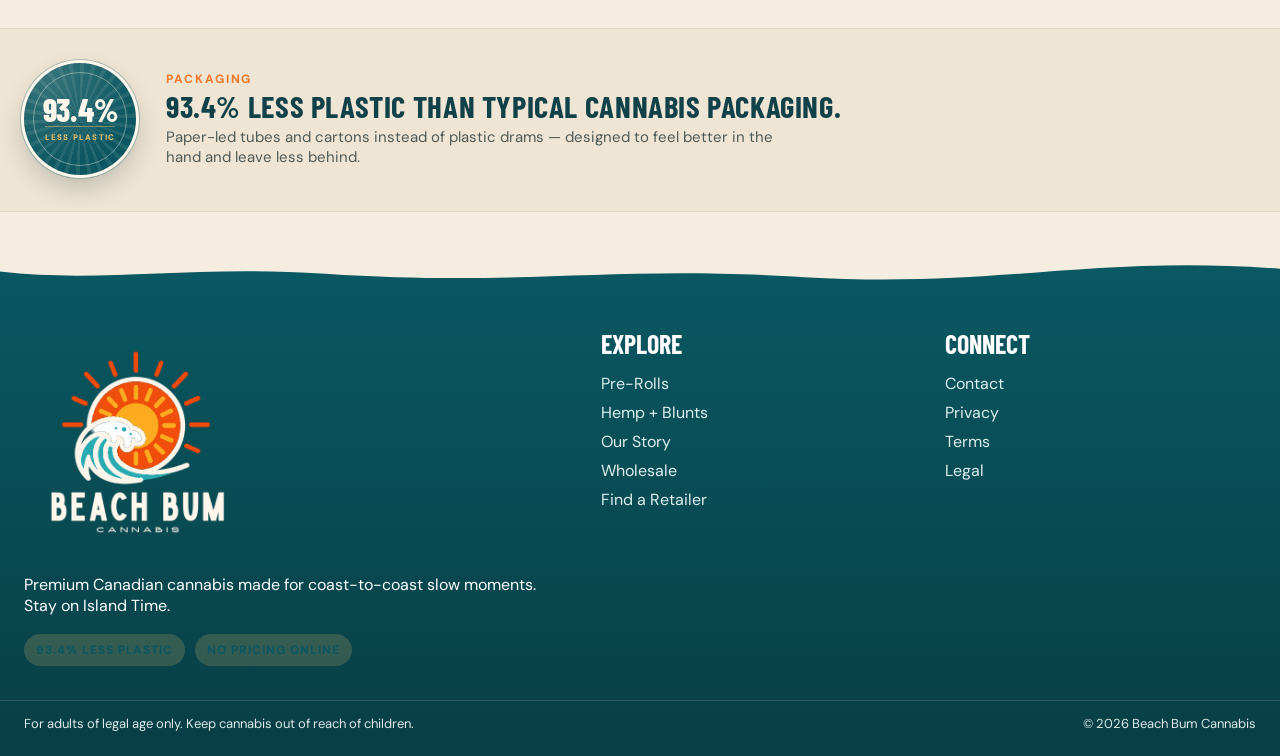
<file: retailers.html>
<!doctype html><html lang="en"><head><title>Find a Retailer | Beach Bum Cannabis</title><meta name="description" content="Ask us where to find Beach Bum Cannabis near you."><meta charset="utf-8"><meta name="viewport" content="width=device-width, initial-scale=1"><meta name="theme-color" content="#0B5660"><link rel="preconnect" href="https://fonts.googleapis.com"><link rel="preconnect" href="https://fonts.gstatic.com" crossorigin><link href="https://fonts.googleapis.com/css2?family=Barlow+Condensed:wght@600;700;800&family=DM+Sans:wght@400;500;700&family=Caveat:wght@600;700&display=swap" rel="stylesheet"><link rel="icon" href="/favicon.ico" sizes="any"><link rel="icon" type="image/png" sizes="32x32" href="/favicon-32.png"><link rel="icon" type="image/png" sizes="16x16" href="/favicon-16.png"><link rel="icon" type="image/png" sizes="192x192" href="/favicon-192.png"><link rel="apple-touch-icon" href="/apple-touch-icon.png"><link rel="stylesheet" href="assets/styles.css"><script defer src="assets/site.js"></script></head><body class="retailers-page"><div class="age-gate" hidden role="dialog" aria-modal="true" aria-labelledby="age-title">
  <div class="age-card">
    <img src="assets/images/logo.png" alt="Beach Bum Cannabis">
    <p class="eyebrow orange">Welcome to the beach</p>
    <h2 id="age-title">Choose your province or territory</h2>
    <p id="age-support">Select where you live to confirm the legal age requirement.</p>
    <label class="age-select-label" for="age-province">Province or territory</label>
    <select id="age-province" class="age-select">
      <option value="">Choose one</option>
      <option>Alberta</option><option>British Columbia</option><option>Manitoba</option><option>New Brunswick</option><option>Newfoundland and Labrador</option><option>Northwest Territories</option><option>Nova Scotia</option><option>Nunavut</option><option>Ontario</option><option>Prince Edward Island</option><option>Quebec</option><option>Saskatchewan</option><option>Yukon</option>
    </select>
    <p class="age-minimum" id="age-minimum" aria-live="polite"></p>
    <div class="age-actions"><button id="age-confirm" disabled>Yes, I am of legal age</button><button class="ghost" data-age-exit>Exit</button></div>
  </div>
</div><header class="site-header"><a class="brand" href="index.html" aria-label="Beach Bum Cannabis home"><img src="assets/images/logo-horizontal.png" alt="Beach Bum Cannabis"></a><nav id="site-nav"><div class="nav-item"><a href="products.html">Pre-Rolls</a><button class="nav-caret" type="button" aria-label="Show pre-roll categories" aria-expanded="false"><svg viewBox="0 0 24 24" fill="none" stroke="currentColor" stroke-width="2.6" stroke-linecap="round" aria-hidden="true"><path d="M6 9l6 6 6-6"/></svg></button><div class="subnav"><a href="products.html">All Pre-Rolls</a><a href="products.html?filter=sativa">Sativa</a><a href="products.html?filter=indica">Indica</a><a href="products.html?filter=hybrid">Hybrid</a></div></div><div class="nav-item"><a href="formats.html">Hemp + Blunts</a><button class="nav-caret" type="button" aria-label="Show format types" aria-expanded="false"><svg viewBox="0 0 24 24" fill="none" stroke="currentColor" stroke-width="2.6" stroke-linecap="round" aria-hidden="true"><path d="M6 9l6 6 6-6"/></svg></button><div class="subnav"><a href="formats.html#hemp-paper">Hemp Blunts<small>Rolled in hemp paper</small></a><a href="formats.html#wood-tip">Wood-Tipped Blunts<small>2 g, wood filter tip</small></a></div></div><a href="about.html">Our Story</a><a href="wholesale.html">Wholesale</a><a href="retailers.html" class="active">Find a Retailer</a><a href="contact.html">Contact</a></nav><span class="header-proud">✦ Proudly Canadian</span><button class="menu" aria-label="Open menu" aria-expanded="false">Menu</button></header><main>
<section class="page-hero retailers-hero wave-top"><div class="page-hero-bg"></div><div class="page-hero-copy"><p class="eyebrow">Find a Retailer</p><h1>FIND BEACH BUM NEAR YOU.</h1><p>Tell us where you are and what product you are looking for. We’ll point you toward a licensed retailer.</p></div></section>
<section class="section retailer-form-layout reveal"><div class="retailer-form-intro"><p class="eyebrow orange">Retailer help</p><h2>Where are you riding from?</h2><p>Beach Bum is available in Alberta now, with Saskatchewan and Manitoba coming soon. Submit the form and our team will help with current availability.</p><div class="availability-mini"><div><strong>Alberta</strong><span>Available now</span></div><div><strong>Saskatchewan</strong><span>Coming soon</span></div><div><strong>Manitoba</strong><span>Coming soon</span></div></div><div class="mini-badges"><span class="mini-badge">No pricing online</span><span class="mini-badge">Licensed retailers only</span></div></div>
<form class="site-form retailer-form" action="mailto:info@beachbumcannabis.ca" method="post" enctype="text/plain"><label>Name<input type="text" name="Name" required placeholder="Your name"></label><label>Email<input type="email" name="Email" required placeholder="you@example.com"></label><label>City<input type="text" name="City" required placeholder="City"></label><label>Province<select name="Province" required><option value="">Choose a province</option><option>Alberta</option><option>Saskatchewan</option><option>Manitoba</option><option>Other</option></select></label><label>Product<input type="text" name="Product" placeholder="Product or format"></label><label>Message<textarea name="Message" placeholder="Tell us what you are looking for"></textarea></label><button class="button dark" type="submit">Find a Retailer</button><p class="form-note">Availability and pricing vary by licensed retailer. This website does not sell cannabis directly.</p></form></section>
</main><section class="eco-band"><div class="eco-inner"><div class="sticker-badge eco-seal" aria-hidden="true"><strong>93.4%</strong><span>less plastic</span></div><div class="eco-copy"><p class="eyebrow orange">Packaging</p><h3>93.4% less plastic than typical cannabis packaging.</h3><p>Paper-led tubes and cartons instead of plastic drams — designed to feel better in the hand and leave less behind.</p></div></div></section><footer><div class="footer-wave"></div><div class="footer-inner"><div class="footer-brand"><img src="assets/images/logo-light.png" alt="Beach Bum Cannabis"><p>Premium Canadian cannabis made for coast-to-coast slow moments. Stay on Island Time.</p><div class="mini-badges"><span class="mini-badge">93.4% less plastic</span><span class="mini-badge">No pricing online</span></div></div><div><h4>Explore</h4><a href="products.html">Pre-Rolls</a><a href="formats.html">Hemp + Blunts</a><a href="about.html">Our Story</a><a href="wholesale.html">Wholesale</a><a href="retailers.html">Find a Retailer</a></div><div><h4>Connect</h4><a href="contact.html">Contact</a><a href="privacy.html">Privacy</a><a href="terms.html">Terms</a><a href="legal.html">Legal</a></div></div><div class="legal"><span>For adults of legal age only. Keep cannabis out of reach of children.</span><span>© 2026 Beach Bum Cannabis</span></div></footer></body></html>
</file>
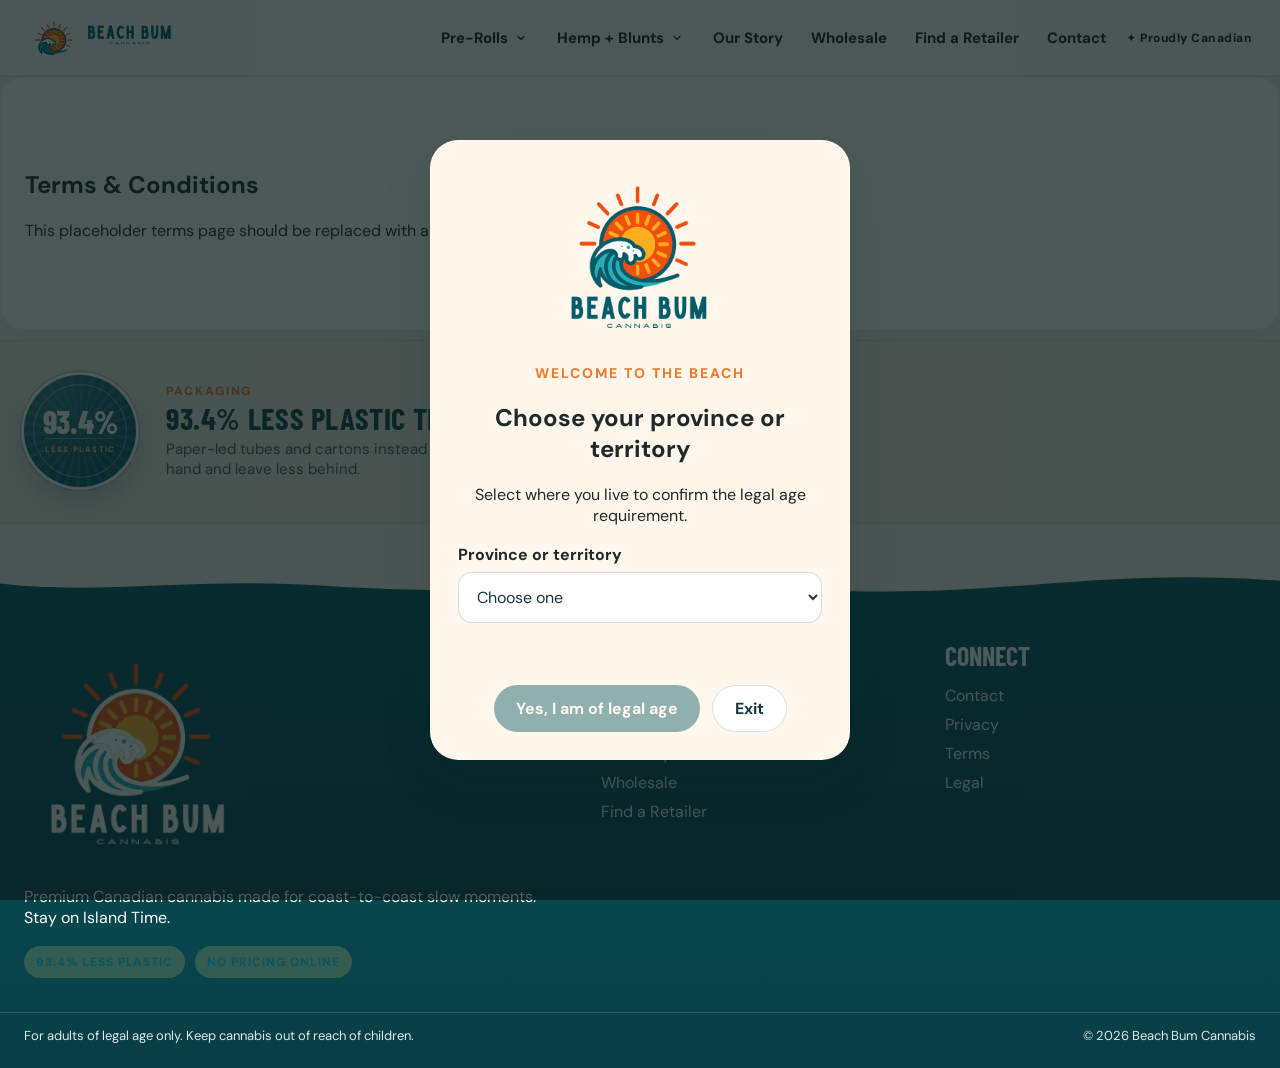
<file: terms.html>
<!doctype html><html lang="en"><head><title>Terms | Beach Bum Cannabis</title><meta charset="utf-8"><meta name="viewport" content="width=device-width, initial-scale=1"><meta name="theme-color" content="#0B5660"><link rel="preconnect" href="https://fonts.googleapis.com"><link rel="preconnect" href="https://fonts.gstatic.com" crossorigin><link href="https://fonts.googleapis.com/css2?family=Barlow+Condensed:wght@600;700;800&family=DM+Sans:wght@400;500;700&family=Caveat:wght@600;700&display=swap" rel="stylesheet"><link rel="icon" href="/favicon.ico" sizes="any"><link rel="icon" type="image/png" sizes="32x32" href="/favicon-32.png"><link rel="icon" type="image/png" sizes="16x16" href="/favicon-16.png"><link rel="icon" type="image/png" sizes="192x192" href="/favicon-192.png"><link rel="apple-touch-icon" href="/apple-touch-icon.png"><link rel="stylesheet" href="assets/styles.css"><script defer src="assets/site.js"></script></head><body><div class="age-gate" hidden role="dialog" aria-modal="true" aria-labelledby="age-title">
  <div class="age-card">
    <img src="assets/images/logo.png" alt="Beach Bum Cannabis">
    <p class="eyebrow orange">Welcome to the beach</p>
    <h2 id="age-title">Choose your province or territory</h2>
    <p id="age-support">Select where you live to confirm the legal age requirement.</p>
    <label class="age-select-label" for="age-province">Province or territory</label>
    <select id="age-province" class="age-select">
      <option value="">Choose one</option>
      <option>Alberta</option><option>British Columbia</option><option>Manitoba</option><option>New Brunswick</option><option>Newfoundland and Labrador</option><option>Northwest Territories</option><option>Nova Scotia</option><option>Nunavut</option><option>Ontario</option><option>Prince Edward Island</option><option>Quebec</option><option>Saskatchewan</option><option>Yukon</option>
    </select>
    <p class="age-minimum" id="age-minimum" aria-live="polite"></p>
    <div class="age-actions"><button id="age-confirm" disabled>Yes, I am of legal age</button><button class="ghost" data-age-exit>Exit</button></div>
  </div>
</div><header class="site-header"><a class="brand" href="index.html" aria-label="Beach Bum Cannabis home"><img src="assets/images/logo-horizontal.png" alt="Beach Bum Cannabis"></a><nav id="site-nav"><div class="nav-item"><a href="products.html">Pre-Rolls</a><button class="nav-caret" type="button" aria-label="Show pre-roll categories" aria-expanded="false"><svg viewBox="0 0 24 24" fill="none" stroke="currentColor" stroke-width="2.6" stroke-linecap="round" aria-hidden="true"><path d="M6 9l6 6 6-6"/></svg></button><div class="subnav"><a href="products.html">All Pre-Rolls</a><a href="products.html?filter=sativa">Sativa</a><a href="products.html?filter=indica">Indica</a><a href="products.html?filter=hybrid">Hybrid</a></div></div><div class="nav-item"><a href="formats.html">Hemp + Blunts</a><button class="nav-caret" type="button" aria-label="Show format types" aria-expanded="false"><svg viewBox="0 0 24 24" fill="none" stroke="currentColor" stroke-width="2.6" stroke-linecap="round" aria-hidden="true"><path d="M6 9l6 6 6-6"/></svg></button><div class="subnav"><a href="formats.html#hemp-paper">Hemp Blunts<small>Rolled in hemp paper</small></a><a href="formats.html#wood-tip">Wood-Tipped Blunts<small>2 g, wood filter tip</small></a></div></div><a href="about.html">Our Story</a><a href="wholesale.html">Wholesale</a><a href="retailers.html">Find a Retailer</a><a href="contact.html">Contact</a></nav><span class="header-proud">✦ Proudly Canadian</span><button class="menu" aria-label="Open menu" aria-expanded="false">Menu</button></header><main><section class="section legal-page"><h1>Terms & Conditions</h1><p>This placeholder terms page should be replaced with approved legal copy before launch.</p></section></main><section class="eco-band"><div class="eco-inner"><div class="sticker-badge eco-seal" aria-hidden="true"><strong>93.4%</strong><span>less plastic</span></div><div class="eco-copy"><p class="eyebrow orange">Packaging</p><h3>93.4% less plastic than typical cannabis packaging.</h3><p>Paper-led tubes and cartons instead of plastic drams — designed to feel better in the hand and leave less behind.</p></div></div></section><footer><div class="footer-wave"></div><div class="footer-inner"><div class="footer-brand"><img src="assets/images/logo-light.png" alt="Beach Bum Cannabis"><p>Premium Canadian cannabis made for coast-to-coast slow moments. Stay on Island Time.</p><div class="mini-badges"><span class="mini-badge">93.4% less plastic</span><span class="mini-badge">No pricing online</span></div></div><div><h4>Explore</h4><a href="products.html">Pre-Rolls</a><a href="formats.html">Hemp + Blunts</a><a href="about.html">Our Story</a><a href="wholesale.html">Wholesale</a><a href="retailers.html">Find a Retailer</a></div><div><h4>Connect</h4><a href="contact.html">Contact</a><a href="privacy.html">Privacy</a><a href="terms.html" class="active">Terms</a><a href="legal.html">Legal</a></div></div><div class="legal"><span>For adults of legal age only. Keep cannabis out of reach of children.</span><span>© 2026 Beach Bum Cannabis</span></div></footer></body></html>
</file>
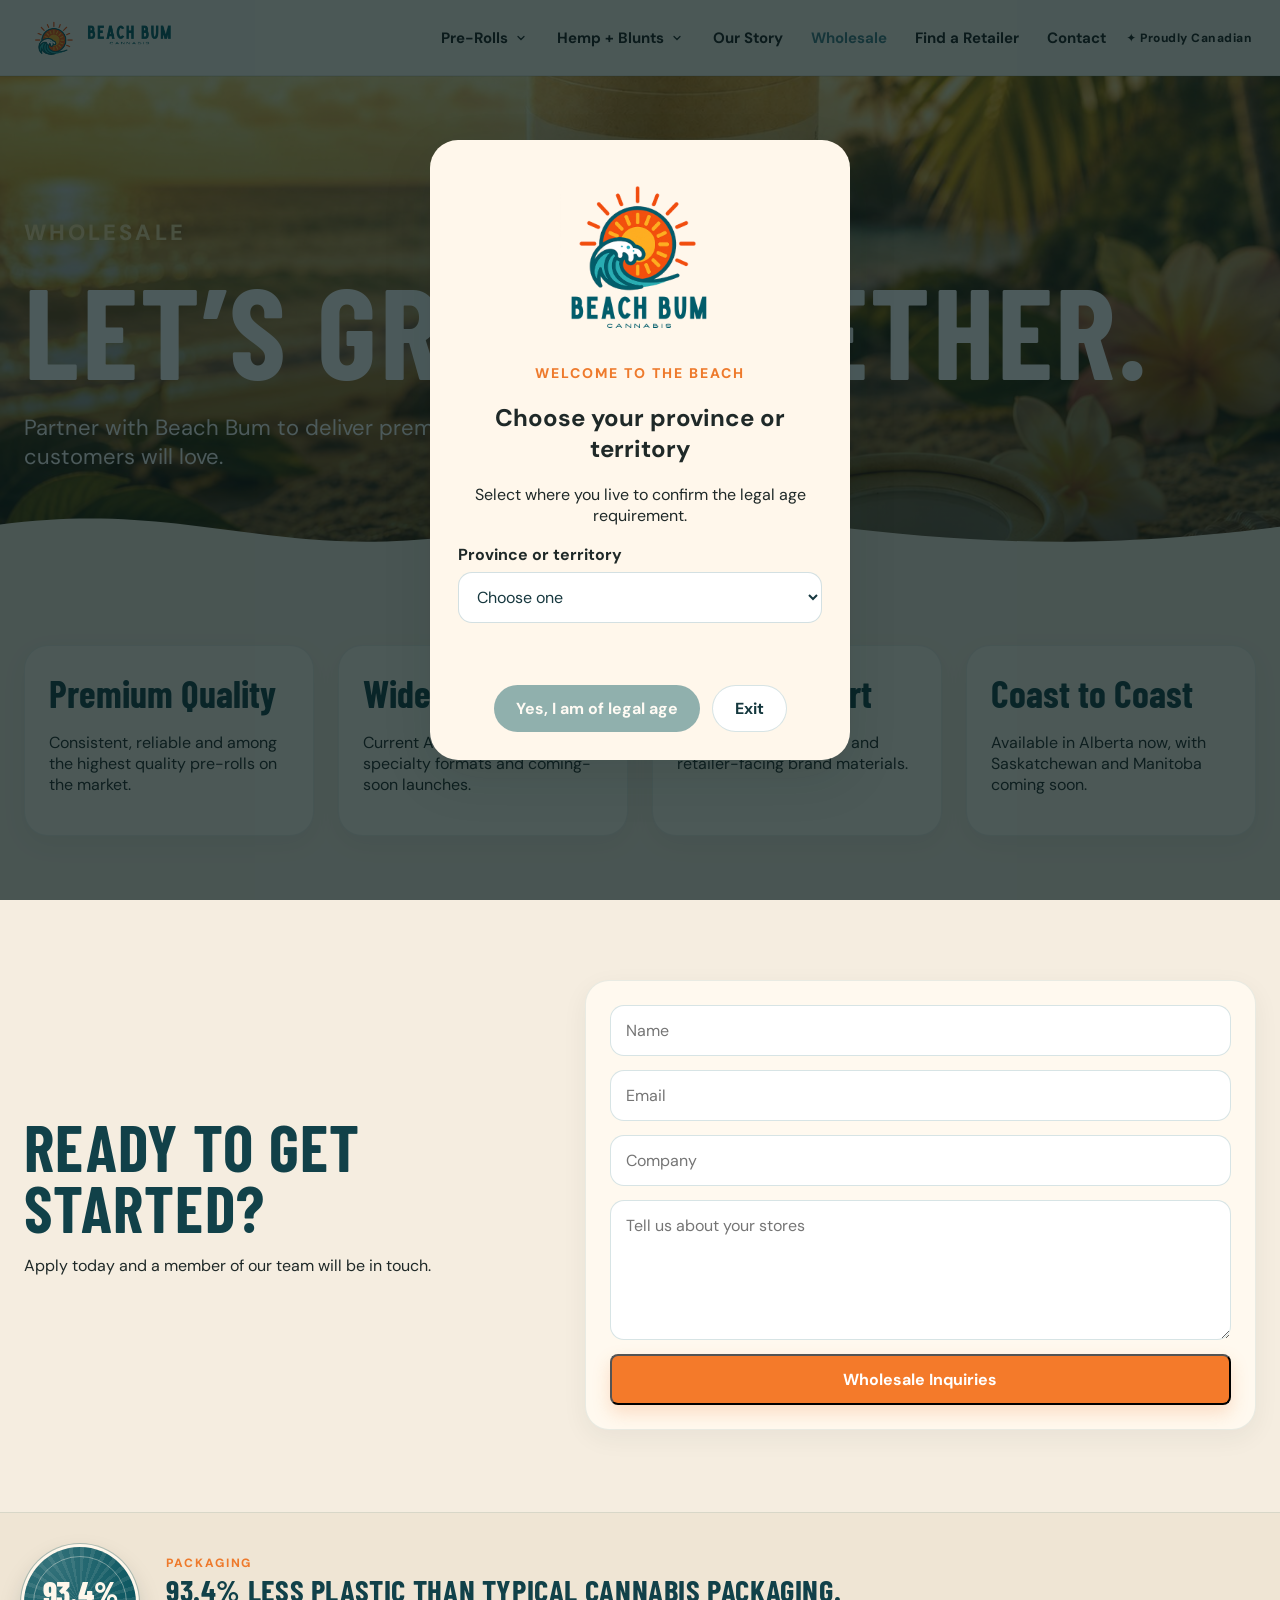
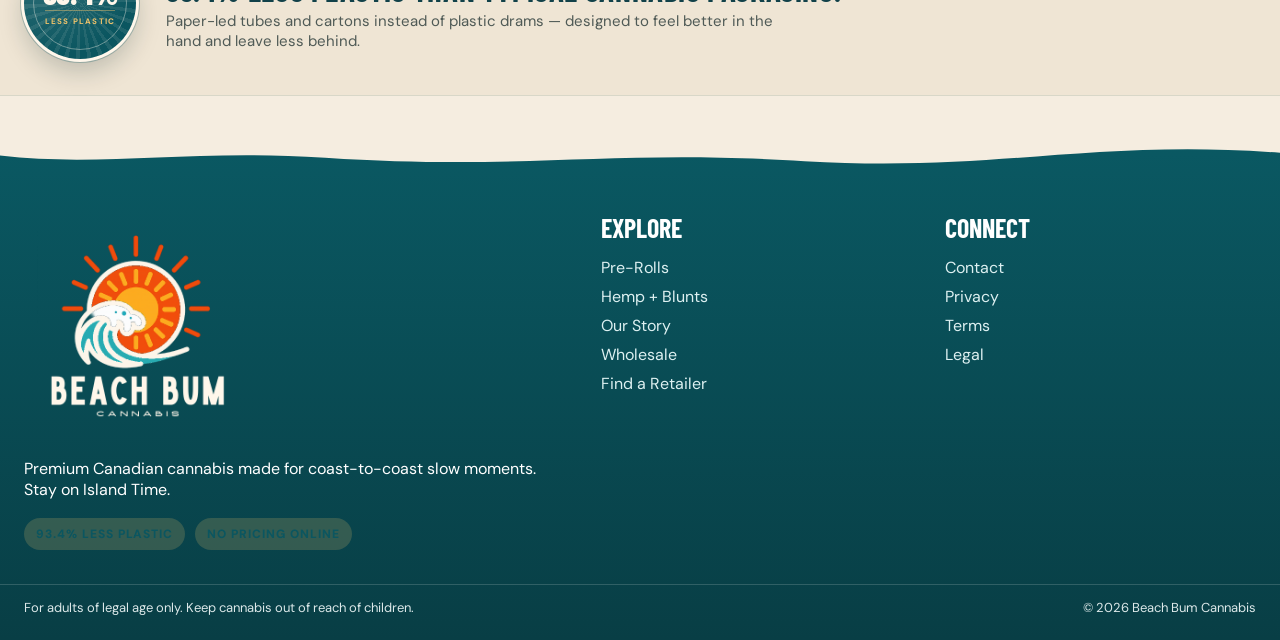
<file: wholesale.html>
<!doctype html><html lang="en"><head><title>Wholesale | Beach Bum Cannabis</title><meta name="description" content="Learn about Beach Bum Cannabis."><meta charset="utf-8"><meta name="viewport" content="width=device-width, initial-scale=1"><meta name="theme-color" content="#0B5660"><link rel="preconnect" href="https://fonts.googleapis.com"><link rel="preconnect" href="https://fonts.gstatic.com" crossorigin><link href="https://fonts.googleapis.com/css2?family=Barlow+Condensed:wght@600;700;800&family=DM+Sans:wght@400;500;700&family=Caveat:wght@600;700&display=swap" rel="stylesheet"><link rel="icon" href="/favicon.ico" sizes="any"><link rel="icon" type="image/png" sizes="32x32" href="/favicon-32.png"><link rel="icon" type="image/png" sizes="16x16" href="/favicon-16.png"><link rel="icon" type="image/png" sizes="192x192" href="/favicon-192.png"><link rel="apple-touch-icon" href="/apple-touch-icon.png"><link rel="stylesheet" href="assets/styles.css"><script defer src="assets/site.js"></script></head><body class="wholesale-page"><div class="age-gate" hidden role="dialog" aria-modal="true" aria-labelledby="age-title">
  <div class="age-card">
    <img src="assets/images/logo.png" alt="Beach Bum Cannabis">
    <p class="eyebrow orange">Welcome to the beach</p>
    <h2 id="age-title">Choose your province or territory</h2>
    <p id="age-support">Select where you live to confirm the legal age requirement.</p>
    <label class="age-select-label" for="age-province">Province or territory</label>
    <select id="age-province" class="age-select">
      <option value="">Choose one</option>
      <option>Alberta</option><option>British Columbia</option><option>Manitoba</option><option>New Brunswick</option><option>Newfoundland and Labrador</option><option>Northwest Territories</option><option>Nova Scotia</option><option>Nunavut</option><option>Ontario</option><option>Prince Edward Island</option><option>Quebec</option><option>Saskatchewan</option><option>Yukon</option>
    </select>
    <p class="age-minimum" id="age-minimum" aria-live="polite"></p>
    <div class="age-actions"><button id="age-confirm" disabled>Yes, I am of legal age</button><button class="ghost" data-age-exit>Exit</button></div>
  </div>
</div><header class="site-header"><a class="brand" href="index.html" aria-label="Beach Bum Cannabis home"><img src="assets/images/logo-horizontal.png" alt="Beach Bum Cannabis"></a><nav id="site-nav"><div class="nav-item"><a href="products.html">Pre-Rolls</a><button class="nav-caret" type="button" aria-label="Show pre-roll categories" aria-expanded="false"><svg viewBox="0 0 24 24" fill="none" stroke="currentColor" stroke-width="2.6" stroke-linecap="round" aria-hidden="true"><path d="M6 9l6 6 6-6"/></svg></button><div class="subnav"><a href="products.html">All Pre-Rolls</a><a href="products.html?filter=sativa">Sativa</a><a href="products.html?filter=indica">Indica</a><a href="products.html?filter=hybrid">Hybrid</a></div></div><div class="nav-item"><a href="formats.html">Hemp + Blunts</a><button class="nav-caret" type="button" aria-label="Show format types" aria-expanded="false"><svg viewBox="0 0 24 24" fill="none" stroke="currentColor" stroke-width="2.6" stroke-linecap="round" aria-hidden="true"><path d="M6 9l6 6 6-6"/></svg></button><div class="subnav"><a href="formats.html#hemp-paper">Hemp Blunts<small>Rolled in hemp paper</small></a><a href="formats.html#wood-tip">Wood-Tipped Blunts<small>2 g, wood filter tip</small></a></div></div><a href="about.html">Our Story</a><a href="wholesale.html" class="active">Wholesale</a><a href="retailers.html">Find a Retailer</a><a href="contact.html">Contact</a></nav><span class="header-proud">✦ Proudly Canadian</span><button class="menu" aria-label="Open menu" aria-expanded="false">Menu</button></header><main>
<section class="page-hero wholesale-hero wave-top"><div class="page-hero-bg"></div><div class="page-hero-copy"><p class="eyebrow">Wholesale</p><h1>LET’S GROW TOGETHER.</h1><p>Partner with Beach Bum to deliver premium products your customers will love.</p></div></section>
<section class="section icon-facts reveal"><div class="icon-card"><h3>Premium Quality</h3><p>Consistent, reliable and among the highest quality pre-rolls on the market.</p></div><div class="icon-card"><h3>Wide Selection</h3><p>Current Alberta lineup plus specialty formats and coming-soon launches.</p></div><div class="icon-card"><h3>Retail Support</h3><p>Ready-to-use imagery and retailer-facing brand materials.</p></div><div class="icon-card"><h3>Coast to Coast</h3><p>Available in Alberta now, with Saskatchewan and Manitoba coming soon.</p></div></section>
<section class="section contact-split reveal"><div><h2>Ready to get started?</h2><p>Apply today and a member of our team will be in touch.</p></div><form class="site-form" action="mailto:wholesale@beachbumcannabis.ca" method="post" enctype="text/plain"><input type="text" name="Name" placeholder="Name"><input type="email" name="Email" placeholder="Email"><input type="text" name="Company" placeholder="Company"><textarea name="Message" placeholder="Tell us about your stores"></textarea><button class="button" type="submit">Wholesale Inquiries</button></form></section>
</main><section class="eco-band"><div class="eco-inner"><div class="sticker-badge eco-seal" aria-hidden="true"><strong>93.4%</strong><span>less plastic</span></div><div class="eco-copy"><p class="eyebrow orange">Packaging</p><h3>93.4% less plastic than typical cannabis packaging.</h3><p>Paper-led tubes and cartons instead of plastic drams — designed to feel better in the hand and leave less behind.</p></div></div></section><footer><div class="footer-wave"></div><div class="footer-inner"><div class="footer-brand"><img src="assets/images/logo-light.png" alt="Beach Bum Cannabis"><p>Premium Canadian cannabis made for coast-to-coast slow moments. Stay on Island Time.</p><div class="mini-badges"><span class="mini-badge">93.4% less plastic</span><span class="mini-badge">No pricing online</span></div></div><div><h4>Explore</h4><a href="products.html">Pre-Rolls</a><a href="formats.html">Hemp + Blunts</a><a href="about.html">Our Story</a><a href="wholesale.html">Wholesale</a><a href="retailers.html">Find a Retailer</a></div><div><h4>Connect</h4><a href="contact.html">Contact</a><a href="privacy.html">Privacy</a><a href="terms.html">Terms</a><a href="legal.html">Legal</a></div></div><div class="legal"><span>For adults of legal age only. Keep cannabis out of reach of children.</span><span>© 2026 Beach Bum Cannabis</span></div></footer></body></html>
</file>
<file: assets/styles.css>
:root{--sand:#E6D9BF;--bone:#F2E8D5;--sea:#5F9EA6;--deep:#3D7B85;--teal:#0B5660;--ink:#2B2A26;--orange:#E0894A;--gold:#F6C86A;--white:#fff;--shadow:0 18px 50px rgba(20,31,28,.12);--radius:24px;--max:1200px}
*{box-sizing:border-box}html{scroll-behavior:smooth}body{margin:0;font-family:'DM Sans',system-ui,sans-serif;color:var(--ink);background:linear-gradient(180deg,#f8f4eb 0,#f2ebde 100%)}img{max-width:100%;display:block}a{text-decoration:none;color:inherit}button{font:inherit;cursor:pointer}
.topbar{background:#f3bd45;color:#214047;font-size:12px;padding:9px 18px;display:flex;justify-content:center;gap:8px;font-weight:700;letter-spacing:.06em;text-transform:uppercase}.topbar-right{margin-left:auto;opacity:.9}.site-header{position:sticky;top:0;z-index:30;background:rgba(255,251,242,.92);backdrop-filter:blur(10px);display:flex;align-items:center;justify-content:space-between;padding:16px 26px;border-bottom:1px solid rgba(61,123,133,.12)}.brand img{width:210px}.site-header nav{display:flex;gap:28px;align-items:center}.site-header nav a{font-weight:600;font-size:15px;color:#143840}.site-header nav a.active,.site-header nav a:hover{color:var(--deep)}.menu{display:none;border:1px solid rgba(61,123,133,.18);background:#fff;padding:10px 14px;border-radius:999px}.button{display:inline-flex;align-items:center;justify-content:center;gap:8px;padding:14px 24px;border-radius:14px;background:linear-gradient(180deg,#f2a152,#de7e38);color:#fff;font-weight:700;box-shadow:0 10px 24px rgba(224,137,74,.28)}.button.dark{background:linear-gradient(180deg,#0b6873,#094b52)}.button.alt{background:rgba(255,248,237,.92);color:var(--teal);box-shadow:none}.button.ghost-light{background:rgba(255,250,240,.86);color:#17383f}.button.ghost-dark{background:transparent;border:1px solid rgba(11,86,96,.25);color:var(--teal);box-shadow:none}.section,.catalog-wrap{max-width:var(--max);margin:0 auto;padding:72px 24px}.section-header{display:flex;flex-direction:column;gap:8px;margin-bottom:28px}.section-header.center{text-align:center;align-items:center}.section h2,.catalog-title,.product-info h1,.page-hero h1,.hero h1,.story-copy h2,.format-panel h3,.retailer-cta h2{font-family:'Barlow Condensed',sans-serif;letter-spacing:.02em;line-height:.95;text-transform:uppercase}.hero{position:relative;min-height:760px;overflow:hidden}.hero-media,.hero-media img,.hero-media video{position:absolute;inset:0;width:100%;height:100%;object-fit:cover}.hero-media::after{content:"";position:absolute;inset:0;background:linear-gradient(90deg,rgba(13,23,24,.70) 0%,rgba(13,23,24,.36) 35%,rgba(13,23,24,.08) 66%,rgba(13,23,24,.05) 100%)}.wave-motion{position:absolute;inset:auto 0 0;height:45%;background:radial-gradient(ellipse at 20% 15%,rgba(255,255,255,.18) 0,rgba(255,255,255,0) 55%),linear-gradient(180deg,rgba(255,255,255,0) 0,rgba(82,163,173,.22) 100%);mix-blend-mode:screen;opacity:.65;animation:seaShift 12s ease-in-out infinite alternate}@keyframes seaShift{0%{transform:translateX(-2%) translateY(0)}100%{transform:translateX(2%) translateY(8px)}}.hero-overlay{position:absolute;inset:0;background:radial-gradient(circle at 84% 23%,rgba(246,200,106,.28),transparent 22%)}.hero-content{position:relative;z-index:2;max-width:var(--max);margin:0 auto;padding:140px 24px 160px;color:#fff}.eyebrow{color:#f6dd9d;text-transform:uppercase;font-weight:800;font-size:14px;letter-spacing:.14em}.eyebrow.orange{color:var(--orange)}.hero h1{font-size:clamp(68px,12vw,140px);margin:14px 0 6px}.hero h1 span{font-family:'Caveat',cursive;text-transform:none;color:#ffd37a;font-size:.72em;display:inline-block;margin-top:8px}.hero-sub{font-size:24px;max-width:580px}.hero-actions,.cta-buttons{display:flex;gap:14px;flex-wrap:wrap;margin-top:28px}.hero-script{font-family:'Caveat',cursive;font-size:42px;color:#fff8ea;margin-top:38px}.wave-divider{position:absolute;left:0;right:0;bottom:-1px;height:120px;background:var(--bone);clip-path:path('M0,69 C127,40 182,80 304,74 C405,69 491,36 611,52 C703,64 788,101 896,89 C986,79 1026,58 1120,52 C1271,42 1338,74 1440,83 L1440,120 L0,120 Z')}.sticker-badge{position:absolute;display:grid;place-items:center;width:118px;height:118px;border-radius:50%;background:radial-gradient(circle at 30% 30%,#4fa7b1 0,#2d7f8b 72%);color:#fbf7ef;border:4px solid rgba(255,240,214,.65);box-shadow:var(--shadow);text-align:center;rotate:-5deg}.sticker-badge strong{font-size:44px;line-height:.85;font-family:'Barlow Condensed',sans-serif}.sticker-badge span{font-size:20px;font-family:'Caveat',cursive}.hero-badge{right:32px;bottom:132px}.sticker-badge.small{right:24px;bottom:24px;scale:.88}.sticker-badge.side{position:static;margin-top:18px;scale:.82}
.marquee{overflow:hidden;background:linear-gradient(180deg,#135f68,#094952);color:#fff;padding:12px 0}.marquee div{white-space:nowrap;display:inline-block;padding-left:100%;animation:marquee 28s linear infinite;font-weight:800;letter-spacing:.08em;text-transform:uppercase;font-size:13px}@keyframes marquee{to{transform:translateX(-100%)}}
.intro{text-align:center}.intro h2,.catalog-title,.retailer-cta h2,.section h2{font-size:clamp(44px,5vw,74px);margin:0;color:#114149}.intro p{max-width:760px;margin:18px auto 0;font-size:18px;color:#4e5b57}
.showcase-grid,.product-grid{max-width:var(--max);margin:0 auto;padding:0 24px;display:grid;grid-template-columns:repeat(3,1fr);gap:22px}.showcase-grid.six-up{grid-template-columns:repeat(6,1fr)}.product-card{background:#fff8ef;border:1px solid rgba(61,123,133,.12);border-radius:20px;overflow:hidden;box-shadow:0 6px 28px rgba(31,48,50,.06);transition:transform .35s ease, box-shadow .35s ease}.product-card:hover{transform:translateY(-6px);box-shadow:var(--shadow)}.card-image{position:relative;aspect-ratio:5/5;overflow:hidden}.card-image img,.coming-card-art{width:100%;height:100%;object-fit:cover;background:linear-gradient(180deg,#8bc4cc,#e8d8ba)}.coming-card-art{display:grid;place-items:center;color:#fff;font-family:'Barlow Condensed',sans-serif;font-size:36px;letter-spacing:.03em;background:linear-gradient(180deg,#5f9ea6 0,#e6d9bf 100%)}.status-chip{position:absolute;top:12px;right:12px;background:rgba(255,250,240,.94);color:#295760;border-radius:999px;padding:8px 12px;font-size:11px;font-weight:800;text-transform:uppercase;letter-spacing:.08em}.status-chip.coming-soon{background:rgba(43,42,38,.82);color:#fff}.card-copy{padding:14px 16px 18px;display:grid;gap:8px}.type{display:inline-flex;border-radius:999px;background:#edf7f8;color:#295760;padding:5px 9px;font-size:11px;font-weight:800;text-transform:uppercase;letter-spacing:.08em}.type.sativa{background:#fff3db;color:#9c5a13}.type.indica{background:#eef0f7;color:#575981}.type.hybrid{background:#eaf3ef;color:#3d7252}.card-copy h3{margin:0;font-family:'Barlow Condensed',sans-serif;font-size:36px;line-height:.9;text-transform:uppercase;color:#104048}.card-copy p{margin:0;color:#56635f}.card-copy small{color:#7a827b}.text-link{color:var(--deep);font-weight:800}
.center-cta{text-align:center;padding:30px 24px 10px}.formats-overview .format-grid{display:grid;grid-template-columns:repeat(2,1fr);gap:24px}.format-panel,.feature-banner{position:relative;min-height:310px;border-radius:28px;overflow:hidden;display:flex;align-items:end;padding:28px;box-shadow:var(--shadow)}.format-panel::before,.feature-banner::before,.page-hero-bg::before{content:"";position:absolute;inset:0;background-size:cover;background-position:center;z-index:0;animation:drift 12s ease-in-out infinite alternate}@keyframes drift{from{transform:scale(1.02) translateX(-1%)}to{transform:scale(1.08) translateX(1%)}}.format-panel::after,.feature-banner::after,.page-hero-bg::after{content:"";position:absolute;inset:0;background:linear-gradient(180deg,rgba(0,0,0,.08),rgba(0,0,0,.56));z-index:0}.format-panel .panel-copy,.feature-banner>div,.page-hero-copy{position:relative;z-index:1;color:#fff}.format-panel.water::before{background-image:url('images/wave-riders.jpg')}.format-panel.sunset::before{background-image:url('images/swordfish.jpg')}.feature-banner.sea::before{background-image:url('images/wave-riders.jpg')}.feature-banner.ember::before{background-image:url('images/swordfish.jpg')}.format-panel h3,.feature-banner h3{font-size:56px;margin:0 0 8px}.format-panel p,.feature-banner p{max-width:430px}
.availability-strip{margin:64px auto 0;max-width:100%;padding:34px 24px;background:linear-gradient(180deg,#4e9ca5,#2c7881);color:#fff;display:grid;grid-template-columns:repeat(3,1fr);gap:24px;border-top-left-radius:28px;border-top-right-radius:28px}.availability-strip>div{max-width:var(--max);width:100%;margin:0 auto}.availability-strip h3{font-family:'Barlow Condensed',sans-serif;text-transform:uppercase;letter-spacing:.02em;margin:4px 0;font-size:54px}.availability-strip small{text-transform:uppercase;letter-spacing:.12em;font-weight:800;opacity:.9}.story-split{max-width:var(--max);margin:0 auto;padding:0 24px 70px;display:grid;grid-template-columns:1.1fr .9fr;gap:28px;align-items:center}.story-image img{width:100%;border-radius:28px;box-shadow:var(--shadow)}.story-copy{padding:8px 10px}.story-copy h2{font-size:72px;margin:8px 0;color:#114149}.story-copy p{font-size:18px;color:#4f5a56}.inline-seal{display:inline-block;margin:10px 0 20px;padding:10px 16px;border:1px solid rgba(11,86,96,.15);border-radius:999px;color:#0b5660;background:#fffbf4;font-weight:700}
.retailer-cta{max-width:var(--max);margin:0 auto 54px;padding:0 24px 30px;display:flex;justify-content:space-between;align-items:end;gap:30px}.retailer-cta h2{font-size:62px;margin:6px 0;color:#104048}.retailer-cta p{font-size:18px}
.page-hero{position:relative;min-height:320px;padding:120px 24px 80px;overflow:hidden}.page-hero-copy{position:relative;z-index:1;max-width:var(--max);margin:0 auto;color:#fff}.page-hero h1{font-size:clamp(70px,11vw,128px);margin:0}.page-hero p{font-size:22px;max-width:680px}.page-hero-bg{position:absolute;inset:0;background:linear-gradient(180deg,#336f78,#0f4b53)}.page-hero-bg::before{background-image:url('images/hero-sunset.jpg')}.page-hero-bg.about::before{background-image:url('images/about-beach.jpg')}.page-hero-bg.contact::before{background-image:url('images/contact-sunset.jpg')}.wave-top::after{content:"";position:absolute;left:0;right:0;bottom:-1px;height:76px;background:var(--bone);clip-path:path('M0,34 C193,0 248,77 444,61 C577,50 613,10 817,24 C1033,38 1112,78 1440,46 L1440,76 L0,76 Z')}
.filter-toolbar{max-width:var(--max);margin:0 auto 24px;padding:18px 24px 0}.filters{display:flex;flex-wrap:wrap;gap:10px}.filters button{border:1px solid rgba(11,86,96,.16);background:#fff8ef;padding:11px 16px;border-radius:999px;font-weight:700;color:#2c4d51}.filters button.active{background:#0b5660;color:#fff}.catalog-title{text-align:center;font-size:56px;color:#114149;margin:22px auto 30px}.feature-banner-grid{display:grid;grid-template-columns:repeat(2,1fr);gap:22px}.coming-grid .product-card{opacity:.96}
.product-detail{display:grid;grid-template-columns:1.05fr .95fr;gap:44px;align-items:start}.gallery-shell{border-radius:28px;overflow:hidden;background:#fff6ea;box-shadow:var(--shadow)}.gallery-shell img{width:100%;height:auto}.back{display:inline-block;margin-bottom:10px;color:#0b5660;font-weight:700}.status-line{display:block;color:#295760;font-weight:700;margin-bottom:12px}.product-info h1{font-size:74px;margin:6px 0 4px;color:#114149}.pack{font-size:30px;font-family:'Barlow Condensed',sans-serif;color:#49615f;margin:0 0 16px}.lead{font-size:20px;line-height:1.6;color:#4b5755}.fact-grid{display:grid;grid-template-columns:repeat(2,1fr);gap:14px;margin:28px 0}.fact-grid>div{background:#fff9ef;border:1px solid rgba(11,86,96,.1);padding:18px;border-radius:18px}.fact-grid strong{display:block;color:#114149}.fact-grid span{color:#59625e}.retailer-box,.soft-card,.province-card,.icon-card,.contact-panel,.legal-page,.site-form{background:#fff9ef;border:1px solid rgba(11,86,96,.09);border-radius:24px;box-shadow:0 8px 26px rgba(31,48,50,.06)}.retailer-box{padding:24px;margin-top:20px}.related .compact{padding:0}.split-format,.story-columns,.contact-split,.contact-grid,.province-grid,.icon-facts{display:grid;gap:24px}.split-format{grid-template-columns:1fr 1fr;align-items:start}.split-format.reverse .panel-copy{order:2}.format-listing{display:grid;gap:14px}.format-item{padding:22px;background:#fff9ef;border-radius:22px;border:1px solid rgba(11,86,96,.09)}.format-item h3{margin:10px 0 6px;font-family:'Barlow Condensed',sans-serif;font-size:42px;text-transform:uppercase;color:#114149}.story-columns{grid-template-columns:1fr .9fr;align-items:start}.soft-card{padding:28px}.icon-facts{grid-template-columns:repeat(4,1fr)}.icon-card{padding:24px}.icon-card h3{margin:0 0 8px;font-family:'Barlow Condensed',sans-serif;font-size:38px;color:#114149}.contact-split{grid-template-columns:.8fr 1fr;align-items:center}.province-grid{grid-template-columns:repeat(3,1fr)}.province-card{padding:28px}.province-card h2{font-family:'Barlow Condensed',sans-serif;font-size:56px;color:#114149;margin:0 0 8px}.contact-grid{grid-template-columns:1fr .9fr}.site-form{display:grid;gap:14px;padding:24px}.site-form input,.site-form textarea{width:100%;padding:14px 15px;border:1px solid rgba(11,86,96,.16);background:#fff;border-radius:14px;font:inherit}.site-form textarea{min-height:140px;resize:vertical}.contact-panel{padding:24px}.contact-list{list-style:none;padding:0;margin:0;display:grid;gap:16px}.contact-list li{display:grid;gap:2px}
.mini-badges{display:flex;gap:10px;flex-wrap:wrap;margin-top:18px}.mini-badge{display:inline-flex;padding:8px 12px;border-radius:999px;background:rgba(246,200,106,.18);color:#0b5660;font-weight:800;font-size:12px;text-transform:uppercase;letter-spacing:.08em}
footer{margin-top:40px;background:linear-gradient(180deg,#0a5963,#083e45);color:#fff;position:relative}.footer-wave{height:40px;background:var(--bone);clip-path:path('M0,30 C149,8 250,55 435,42 C564,33 661,10 799,22 C915,33 1029,57 1175,41 C1296,28 1360,14 1440,24 L1440,0 L0,0 Z')}.footer-inner{max-width:var(--max);margin:0 auto;padding:34px 24px;display:grid;grid-template-columns:1.4fr .8fr .8fr;gap:32px}.footer-brand img{width:230px;margin-bottom:14px}footer h4{margin:0 0 10px;font-family:'Barlow Condensed',sans-serif;font-size:26px;text-transform:uppercase}footer a{display:block;color:#ddf0f1;padding:4px 0}.legal{border-top:1px solid rgba(255,255,255,.16);padding:14px 24px 24px;max-width:var(--max);margin:0 auto;display:flex;justify-content:space-between;gap:16px;font-size:13px;color:#dce8e9}
.reveal{opacity:0;transform:translateY(26px);transition:opacity .8s cubic-bezier(.22,1,.36,1), transform .8s cubic-bezier(.22,1,.36,1)}.reveal.in{opacity:1;transform:none}
.age-gate{position:fixed;inset:0;background:rgba(8,27,29,.72);display:grid;place-items:center;z-index:80;padding:24px}.age-card{max-width:420px;background:#fff7eb;border-radius:28px;padding:28px;box-shadow:var(--shadow);text-align:center}.age-card img{width:180px;margin:0 auto 16px}.age-actions{display:flex;justify-content:center;gap:12px;margin-top:22px}.age-actions button{padding:12px 22px;border:none;border-radius:999px;background:var(--teal);color:#fff;font-weight:700}.age-actions .ghost{background:#fff;color:#15383e;border:1px solid rgba(11,86,96,.16)}
@media (max-width:1100px){.showcase-grid.six-up{grid-template-columns:repeat(3,1fr)}.icon-facts{grid-template-columns:repeat(2,1fr)}.site-header nav{gap:18px}.hero-badge{bottom:94px}}
@media (max-width:860px){.topbar{justify-content:flex-start;overflow:auto;white-space:nowrap}.topbar-right{display:none}.menu{display:block}.site-header nav{display:none;position:absolute;top:100%;left:16px;right:16px;background:#fff9ef;border:1px solid rgba(11,86,96,.1);border-radius:22px;padding:12px;box-shadow:var(--shadow);flex-direction:column;align-items:flex-start;gap:8px}.site-header nav.open{display:flex}.hero{min-height:660px}.hero-content{padding-top:120px;padding-bottom:130px}.showcase-grid,.product-grid,.story-split,.contact-grid,.province-grid,.feature-banner-grid,.formats-overview .format-grid,.split-format,.story-columns,.contact-split,.product-detail,.availability-strip,.footer-inner{grid-template-columns:1fr}.retailer-cta{align-items:flex-start;flex-direction:column}.availability-strip{border-radius:0}.page-hero{min-height:280px;padding-top:110px}.product-info h1,.story-copy h2,.retailer-cta h2{font-size:52px}.catalog-title{font-size:44px}.hero-script{font-size:34px}.fact-grid{grid-template-columns:1fr}.showcase-grid.six-up{grid-template-columns:repeat(2,1fr)}}
@media (max-width:560px){.site-header{padding:14px 16px}.brand img{width:170px}.hero{min-height:590px}.hero h1{font-size:66px}.hero-sub{font-size:20px}.hero-badge{right:14px;bottom:108px;scale:.78}.showcase-grid,.product-grid{padding:0 16px}.section,.catalog-wrap{padding:54px 16px}.filters{overflow:auto;white-space:nowrap;flex-wrap:nowrap;padding-bottom:4px}.showcase-grid.six-up{grid-template-columns:1fr}.button{width:100%}.hero-actions,.cta-buttons{width:100%}.hero-actions .button,.cta-buttons .button{width:100%}.card-copy h3{font-size:30px}.page-hero h1{font-size:64px}.product-info h1,.story-copy h2,.retailer-cta h2{font-size:44px}.footer-inner{padding:28px 16px}.legal{padding:14px 16px 22px;flex-direction:column}}
@media (prefers-reduced-motion:reduce){*{scroll-behavior:auto}.wave-motion,.marquee div,.format-panel::before,.feature-banner::before,.page-hero-bg::before{animation:none!important}.reveal{opacity:1;transform:none}.hero-media{transform:none!important}}


body.home-exact{background:#f5efe3;margin:0;}
.exact-home-wrap{max-width:1055px;margin:0 auto;padding:0 0 28px;}
.exact-home-artboard{position:relative;width:100%;aspect-ratio:1055/1491;background:#f5efe3;overflow:hidden;box-shadow:0 12px 40px rgba(27,41,43,.08);}
.exact-home-image{display:block;width:100%;height:100%;object-fit:contain;}
.hotspot{position:absolute;border-radius:12px;outline:none;}
.hotspot:hover,.hotspot:focus-visible{box-shadow:0 0 0 3px rgba(255,255,255,.95),0 0 0 6px rgba(11,86,96,.65);}
.assistive-nav{display:flex;flex-wrap:wrap;gap:12px;justify-content:center;padding:18px 16px 0;}
.assistive-nav a{display:inline-flex;padding:10px 14px;border-radius:999px;background:#fff9ef;color:#0b5660;font-weight:700;border:1px solid rgba(11,86,96,.12);}
@media (max-width:768px){.exact-home-wrap{padding-bottom:18px;}.assistive-nav{gap:8px;}.assistive-nav a{font-size:13px;padding:8px 12px;}}
body.products-exact{background:#f5efe3;margin:0;}
.exact-page-wrap{max-width:1055px;margin:0 auto;padding:0 0 28px;}
.exact-page-artboard{position:relative;width:100%;aspect-ratio:1055/1491;background:#f5efe3;overflow:hidden;box-shadow:0 12px 40px rgba(27,41,43,.08);}
.exact-page-image{display:block;width:100%;height:100%;object-fit:contain;}
.product-hotspot:hover,.product-hotspot:focus-visible{box-shadow:0 0 0 3px rgba(255,255,255,.95),0 0 0 6px rgba(224,137,74,.7);}

.retailer-form-layout{display:grid;grid-template-columns:.8fr 1.2fr;gap:34px;align-items:start}.retailer-form-intro h2{font-family:'Barlow Condensed',sans-serif;font-size:68px;line-height:.95;text-transform:uppercase;color:#114149;margin:8px 0 18px}.retailer-form-intro>p{font-size:18px;line-height:1.65;color:#4f5a56}.availability-mini{display:grid;gap:10px;margin:26px 0}.availability-mini>div{display:flex;justify-content:space-between;gap:18px;padding:15px 18px;border-radius:16px;background:#fff9ef;border:1px solid rgba(11,86,96,.1)}.availability-mini strong{color:#114149}.availability-mini span{color:#5c6a65}.retailer-form label{display:grid;gap:7px;font-weight:700;color:#114149}.retailer-form select{width:100%;padding:14px 15px;border:1px solid rgba(11,86,96,.16);background:#fff;border-radius:14px;font:inherit}.form-note{font-size:12px;color:#66716d;margin:0}@media(max-width:860px){.retailer-form-layout{grid-template-columns:1fr}.retailer-form-intro h2{font-size:50px}}
.age-gate[hidden]{display:none!important}.age-select-label{display:block;text-align:left;font-weight:700;margin:18px 0 7px}.age-select{width:100%;padding:13px 14px;border:1px solid rgba(11,86,96,.18);border-radius:14px;background:#fff;font:inherit;color:#17383f}.age-minimum{min-height:24px;color:#0b5660;font-weight:700}.age-actions button:disabled{opacity:.45;cursor:not-allowed}.catalog-head{max-width:var(--max);margin:0 auto 30px;display:grid;grid-template-columns:.9fr 1.1fr;gap:32px;align-items:end}.catalog-head h2{font-family:'Barlow Condensed',sans-serif;font-size:64px;line-height:.95;text-transform:uppercase;color:#114149;margin:6px 0}.product-card[hidden]{display:none!important}.exact-home-wrap,.exact-page-wrap,.assistive-nav{display:none!important}@media(max-width:860px){.catalog-head{grid-template-columns:1fr}.catalog-head h2{font-size:48px}}

/* v6 compact fixed header */
.topbar{display:none!important}
body{padding-top:76px}
.site-header{position:fixed!important;top:0;left:0;right:0;height:76px;min-height:76px;padding:10px 28px!important;transform:translateY(0);transition:transform .3s ease,box-shadow .3s ease;z-index:70;background:rgba(255,250,242,.96);box-shadow:0 1px 0 rgba(11,86,96,.1)}
.site-header.header-hidden{transform:translateY(-105%)}
.brand{display:flex;align-items:center;height:56px;flex:0 0 auto}
.brand img{height:48px!important;width:auto!important;max-width:260px;object-fit:contain}
.site-header nav{margin-left:auto}
.header-proud{font-size:12px;font-weight:800;letter-spacing:.04em;color:#2B2A26;white-space:nowrap;margin-left:20px}
.dual-cta{display:grid!important;grid-template-columns:1fr 1fr;align-items:stretch!important;gap:0!important;padding:0!important;overflow:hidden;background:#0b6570;color:#fff;border-radius:0;max-width:none!important;margin-bottom:0!important}
.dual-cta>div{padding:34px max(24px,calc((100vw - 1200px)/2));min-width:0}
.dual-cta>div+div{border-left:1px solid rgba(255,255,255,.3);background:#0a5963}
.dual-cta h2,.dual-cta p{color:#fff}.dual-cta .eyebrow{color:#f4c975}
@media(max-width:1000px){.site-header nav{gap:14px}.header-proud{display:none}}
@media(max-width:860px){body{padding-top:68px}.site-header{height:68px;min-height:68px;padding:8px 16px!important}.brand{height:50px}.brand img{height:42px!important}.site-header nav{top:68px}.dual-cta{grid-template-columns:1fr}.dual-cta>div+div{border-left:0;border-top:1px solid rgba(255,255,255,.3)}}

body.artboard-page{background:#f5efe3;margin:0;}
.artboard-wrap{max-width:1055px;margin:0 auto;padding:0 0 28px;}
.artboard{position:relative;width:100%;aspect-ratio:1055/1491;background:#f5efe3;overflow:hidden;box-shadow:0 12px 40px rgba(27,41,43,.08);}
.exact-home-image{display:block;width:100%;height:100%;object-fit:contain;}
.hotspot{position:absolute;border-radius:12px;outline:none;}
.hotspot:hover,.hotspot:focus-visible{box-shadow:0 0 0 3px rgba(255,255,255,.95),0 0 0 6px rgba(11,86,96,.65);}

.format-visual{background:#fff9ef;border:1px solid rgba(11,86,96,.09);border-radius:24px;box-shadow:0 8px 26px rgba(31,48,50,.06);overflow:hidden;align-self:start}.format-visual img{display:block;width:100%;height:100%;object-fit:cover;min-height:280px}.split-format{grid-template-columns:1fr 1fr 1fr}@media (max-width:860px){.split-format{grid-template-columns:1fr}.split-format.reverse .panel-copy{order:0}}
/* v10 approved-layout rebuild: real responsive HTML, no screenshot artboards */
:root{--bone:#F5EDE0;--cream:#F5EDE0;--teal:#0B5963;--teal-dark:#064650;--orange:#EE7A2C;--yellow:#F4C56A;--ink:#1F2928;--max:1200px}
html,body{background:#F5EDE0}
body{background:#F5EDE0;color:var(--ink)}
.site-header{background:rgba(250,246,238,.97);border-bottom:1px solid rgba(31,41,40,.08)}
.site-header nav a{color:#171C1C;font-weight:700}
.header-proud{color:#171C1C}
.button{border-radius:8px;padding:13px 20px;background:#F47A2A;box-shadow:0 8px 18px rgba(238,122,44,.22)}
.button.dark{background:#0B5963}.button.compact{padding:10px 18px;font-size:13px}.button.ghost-light{background:#F7E8CA;color:#18211F}
.exact-hero{min-height:620px}
.exact-hero .hero-media video{object-position:center 48%}
.exact-hero .hero-media::after{background:linear-gradient(90deg,rgba(11,17,17,.72) 0%,rgba(11,17,17,.48) 34%,rgba(11,17,17,.06) 68%,rgba(11,17,17,.04) 100%)}
.exact-hero .hero-content{padding:88px 42px 140px;max-width:1200px}
.exact-hero h1{font-family:'Barlow Condensed',sans-serif;font-size:clamp(72px,8.5vw,122px);line-height:.88;letter-spacing:.01em;margin:0;color:#FFF9EE;text-shadow:0 3px 0 rgba(0,0,0,.08);max-width:520px}
.hero-tagline{font-family:'Caveat',cursive;color:#F6BE52;font-size:clamp(28px,3vw,43px);margin:18px 0 0}
.exact-hero .hero-actions{margin-top:22px}.exact-hero .hero-script{margin-top:24px;font-size:34px}
.hero-badge{right:30px;bottom:76px;width:116px;height:116px;background:#1B7781;border-color:#F2D18E}
.wave-divider{height:92px;background:#F5EDE0;clip-path:none;-webkit-mask-image:url("data:image/svg+xml,%3Csvg xmlns='http://www.w3.org/2000/svg' viewBox='0 0 1440 120' preserveAspectRatio='none'%3E%3Cpath d='M0 42 C145 74 216 67 342 46 C506 18 614 92 788 70 C957 49 1068 28 1216 50 C1309 64 1375 55 1440 39 L1440 120 L0 120 Z' fill='%23fff'/%3E%3C/svg%3E");mask-image:url("data:image/svg+xml,%3Csvg xmlns='http://www.w3.org/2000/svg' viewBox='0 0 1440 120' preserveAspectRatio='none'%3E%3Cpath d='M0 42 C145 74 216 67 342 46 C506 18 614 92 788 70 C957 49 1068 28 1216 50 C1309 64 1375 55 1440 39 L1440 120 L0 120 Z' fill='%23fff'/%3E%3C/svg%3E");-webkit-mask-size:100% 100%;mask-size:100% 100%;-webkit-mask-repeat:no-repeat;mask-repeat:no-repeat}
.approved-section{max-width:1200px;margin:0 auto;padding:20px 30px 8px}.approved-section.featured{padding-top:0}
.rule-title{display:grid;grid-template-columns:1fr auto 1fr;gap:18px;align-items:center;text-align:center;margin:0 auto 20px;max-width:520px}.rule-title>span{height:1px;background:#3E7C84}.rule-title h2{font-family:'Barlow Condensed',sans-serif;text-transform:uppercase;color:#0B5963;font-size:34px;letter-spacing:.04em;line-height:1;margin:0}.rule-title p{font-size:12px;margin:5px 0 0;color:#1f2928}.rule-title.light h2,.rule-title.light p{color:#fff}.rule-title.light>span{background:rgba(255,255,255,.65)}
.showcase-grid.six-up{padding:0;gap:14px}.showcase-grid.six-up .product-card{border-radius:14px;background:#F7EFE3;box-shadow:0 2px 5px rgba(34,42,40,.08);border-color:#E4D5C3}.showcase-grid.six-up .card-image{aspect-ratio:1/1}.showcase-grid.six-up .card-copy{padding:10px 10px 14px;gap:4px}.showcase-grid.six-up .card-copy h3{font-size:25px;text-align:center}.showcase-grid.six-up .card-copy p,.showcase-grid.six-up .card-copy small,.showcase-grid.six-up .text-link{text-align:center}.showcase-grid.six-up .text-link{display:none}.showcase-grid.six-up .type{justify-self:start;font-size:8px;padding:3px 6px}
.signature{padding-top:22px}.signature .format-grid{display:grid;grid-template-columns:1fr 1fr;gap:16px}.signature .format-panel{min-height:250px;padding:0;border-radius:18px;position:relative}.signature .format-panel>img{position:absolute;inset:0;width:100%;height:100%;object-fit:cover}.signature .format-panel::before{display:none}.signature .format-panel::after{background:linear-gradient(90deg,rgba(15,25,24,.68),rgba(15,25,24,.15) 72%)}.signature .panel-copy{padding:28px;align-self:stretch;display:flex;flex-direction:column;justify-content:center}.signature .format-panel h3{font-size:46px;line-height:.95}.signature .format-panel p{font-size:14px;line-height:1.45}
.province-band{position:relative;margin-top:18px;min-height:130px;overflow:hidden;color:#fff;background:#0F6670}.province-band>img{position:absolute;inset:0;width:100%;height:100%;object-fit:cover;opacity:.86;mix-blend-mode:screen}.province-band::after{content:"";position:absolute;inset:0;background:rgba(5,77,86,.72)}.province-grid{position:relative;z-index:1;max-width:1200px;margin:auto;padding:26px 34px;display:grid;grid-template-columns:repeat(3,1fr)}.province-grid article{display:grid;grid-template-columns:auto 1fr;gap:18px;align-items:start;padding:0 30px}.province-grid article+article{border-left:1px solid rgba(255,255,255,.45)}.province-grid small{font-size:11px;text-transform:uppercase;font-weight:700}.province-grid h3{font-family:'Barlow Condensed',sans-serif;text-transform:uppercase;color:#F2BF58;font-size:34px;margin:2px 0}.province-grid p{font-size:13px;line-height:1.35;margin:0}.province-icon{font-size:34px}
.story-block{display:grid;grid-template-columns:1fr .9fr .22fr;align-items:center;max-width:1200px;margin:auto;padding:0 30px;background:#F5EDE0}.story-photo{align-self:stretch}.story-photo img{width:100%;height:100%;object-fit:cover;min-height:245px}.story-copy{padding:34px 42px}.script-orange{font-family:'Caveat',cursive;color:#EF7E2D;font-size:25px;margin:0}.story-copy h2{font-size:46px;margin:2px 0 12px}.story-copy p{font-size:14px;line-height:1.55;margin:0 0 10px}.story-seal{width:125px;height:125px;border:2px solid #F18B43;border-radius:50%;color:#F18B43;display:flex;flex-direction:column;align-items:center;justify-content:center;text-align:center;text-transform:uppercase;font-size:10px;letter-spacing:.12em;rotate:-10deg}.story-seal strong{font-size:28px}
.bottom-cta-band{background:#0B5963;color:#fff;display:grid;grid-template-columns:1fr 1fr;padding:0 max(24px,calc((100vw - 1200px)/2))}.bottom-cta-band>div{padding:20px 40px 26px}.bottom-cta-band>div+div{border-left:1px solid rgba(255,255,255,.38)}.bottom-cta-band h2{font-family:'Barlow Condensed',sans-serif;text-transform:uppercase;font-size:32px;margin:0 0 12px;text-align:center}
.page-hero{background:#0B5963}.page-hero-bg::before{background-image:url('images/hero-sunset.jpg')}.page-hero-bg.about::before{background-image:url('images/about-beach.jpg')}.page-hero-bg.contact::before{background-image:url('images/contact-sunset.jpg')}
.wave-top::after{height:72px;background:#F5EDE0;clip-path:none;-webkit-mask-image:url("data:image/svg+xml,%3Csvg xmlns='http://www.w3.org/2000/svg' viewBox='0 0 1440 90' preserveAspectRatio='none'%3E%3Cpath d='M0 28 C190 0 290 60 458 48 C650 34 743 4 925 29 C1098 52 1232 60 1440 31 L1440 90 L0 90 Z' fill='%23fff'/%3E%3C/svg%3E");mask-image:url("data:image/svg+xml,%3Csvg xmlns='http://www.w3.org/2000/svg' viewBox='0 0 1440 90' preserveAspectRatio='none'%3E%3Cpath d='M0 28 C190 0 290 60 458 48 C650 34 743 4 925 29 C1098 52 1232 60 1440 31 L1440 90 L0 90 Z' fill='%23fff'/%3E%3C/svg%3E");-webkit-mask-size:100% 100%;mask-size:100% 100%;-webkit-mask-repeat:no-repeat;mask-repeat:no-repeat}
.footer-wave{height:42px;background:#F5EDE0;clip-path:none;-webkit-mask-image:url("data:image/svg+xml,%3Csvg xmlns='http://www.w3.org/2000/svg' viewBox='0 0 1440 60' preserveAspectRatio='none'%3E%3Cpath d='M0 0 H1440 V24 C1230 4 1120 52 905 36 C684 18 594 50 366 31 C212 18 116 45 0 28 Z' fill='%23fff'/%3E%3C/svg%3E");mask-image:url("data:image/svg+xml,%3Csvg xmlns='http://www.w3.org/2000/svg' viewBox='0 0 1440 60' preserveAspectRatio='none'%3E%3Cpath d='M0 0 H1440 V24 C1230 4 1120 52 905 36 C684 18 594 50 366 31 C212 18 116 45 0 28 Z' fill='%23fff'/%3E%3C/svg%3E");-webkit-mask-size:100% 100%;mask-size:100% 100%;-webkit-mask-repeat:no-repeat;mask-repeat:no-repeat}
.catalog{padding-top:50px}.catalog-head{align-items:center}.catalog-head h2{font-size:58px}.catalog .product-grid{padding:0}.catalog .product-card{border-radius:16px}.catalog .card-copy h3{font-size:32px}.catalog-section.sea-section{background:#0B5963;padding:18px 0 54px;margin-top:60px}.compact-grid{grid-template-columns:repeat(2,minmax(0,1fr));padding:0}.coming-section{padding-top:54px}
.age-gate[hidden]{display:none!important}
@media(max-width:1100px){.showcase-grid.six-up{grid-template-columns:repeat(3,1fr)}.story-block{grid-template-columns:1fr 1fr}.story-seal{display:none}}
@media(max-width:860px){.exact-hero{min-height:650px}.exact-hero .hero-media video{object-position:58% center}.exact-hero .hero-content{padding:92px 22px 140px}.hero-badge{right:14px;bottom:78px;transform:scale(.82)}.signature .format-grid,.story-block,.bottom-cta-band,.province-grid{grid-template-columns:1fr}.province-grid article{padding:18px 10px}.province-grid article+article{border-left:0;border-top:1px solid rgba(255,255,255,.36)}.story-copy{padding:28px 22px}.bottom-cta-band>div+div{border-left:0;border-top:1px solid rgba(255,255,255,.36)}.compact-grid{grid-template-columns:1fr}.signature .format-panel{min-height:280px}}
@media(max-width:560px){.exact-hero{min-height:600px}.exact-hero h1{font-size:67px}.hero-tagline{font-size:27px}.hero-badge{width:94px;height:94px}.hero-badge strong{font-size:36px}.approved-section{padding-left:16px;padding-right:16px}.showcase-grid.six-up{grid-template-columns:1fr 1fr;gap:10px}.showcase-grid.six-up .card-copy h3{font-size:22px}.rule-title{gap:10px}.rule-title h2{font-size:28px}.signature .format-grid{grid-template-columns:1fr}.province-grid{padding:18px 16px}.story-block{padding:0}.story-photo img{min-height:210px}.bottom-cta-band{padding:0}.bottom-cta-band>div{padding:22px 18px}.bottom-cta-band .button{width:100%}}


/* v11: nav dropdowns restored */

.nav-item{position:relative;display:flex;align-items:center;gap:5px}
.nav-caret{border:0;background:none;padding:2px;cursor:pointer;line-height:0;color:inherit;transition:transform .2s ease}
.nav-caret svg{width:12px;height:12px;display:block}
.nav-item.open > .nav-caret{transform:rotate(180deg)}
.subnav{position:absolute;top:calc(100% + 15px);left:-18px;min-width:214px;
  background:#fff9ef;border:1px solid rgba(11,86,96,.12);border-radius:16px;
  box-shadow:0 16px 40px rgba(31,48,50,.16);padding:10px;
  display:flex;flex-direction:column;gap:2px;
  opacity:0;visibility:hidden;transform:translateY(-6px);
  transition:opacity .18s ease,transform .18s ease,visibility .18s}
.nav-item.open .subnav{opacity:1;visibility:visible;transform:translateY(0)}
.subnav a{padding:9px 13px;border-radius:10px;font-size:14px;font-weight:600;
  color:#22505a;text-decoration:none;white-space:nowrap;border:0}
.subnav a:hover{background:#eaf3f4;color:#0b5660}
.subnav small{display:block;font-weight:600;color:#8b968f;font-size:12px;margin-top:1px}



/* v11.1: larger featured cards, wider content, bigger eco badge */
:root{--max:1400px}
.approved-section{max-width:1400px}
.showcase-grid,.product-grid{max-width:1400px}
@media(min-width:1100px){
  .showcase-grid.six-up{gap:18px}
  .showcase-grid.six-up .card-image{aspect-ratio:4/5}
  .showcase-grid.six-up .card-copy{padding:14px 14px 18px;gap:5px}
  .showcase-grid.six-up .card-copy h3{font-size:30px}
  .showcase-grid.six-up .card-copy p{font-size:16px}
  .showcase-grid.six-up .card-copy small{font-size:13px}
  .showcase-grid.six-up .type{font-size:10px;padding:4px 8px}
}
.sticker-badge{width:150px;height:150px;border-width:5px}
.sticker-badge strong{font-size:56px}
.sticker-badge span{font-size:24px}
@media(max-width:860px){.sticker-badge{width:118px;height:118px}.sticker-badge strong{font-size:44px}.sticker-badge span{font-size:20px}}
/* status chips on the catalogue */
.product-grid .card-image{position:relative}
.product-grid .status-chip{top:12px;right:12px;box-shadow:0 2px 8px rgba(17,65,73,.12)}
.product-grid .status-chip.live{background:#dff0ef;color:#1c6470}


/* v11.2: eco badge redesigned — flat brand teal, cream ring, condensed figure, spaced caps */
.sticker-badge{
  position:absolute;width:158px;height:158px;border-radius:50%;
  display:grid;place-content:center;justify-items:center;align-content:center;gap:0;
  background:#0B5660;border:0;rotate:0deg;text-align:center;overflow:hidden;
  box-shadow:0 0 0 3px #FFF7EB,0 0 0 4px rgba(11,86,96,.35),0 16px 34px rgba(8,38,43,.42)}
.sticker-badge::before{content:"";position:absolute;inset:9px;border-radius:50%;border:1px solid rgba(255,247,235,.38)}
.sticker-badge::after{content:"";position:absolute;left:50%;top:50%;transform:translate(-50%,-50%);
  width:150%;height:150%;background:radial-gradient(circle at 32% 26%,rgba(255,255,255,.16),transparent 55%);pointer-events:none}
.sticker-badge strong{font-family:'Barlow Condensed',sans-serif;font-weight:800;font-size:58px;line-height:.82;
  color:#FFF7EB;letter-spacing:.01em;position:relative;z-index:1;margin-bottom:6px}
.sticker-badge span{font-family:'DM Sans',system-ui,sans-serif;font-weight:700;font-size:10.5px;
  text-transform:uppercase;letter-spacing:.2em;color:#F3C46A;position:relative;z-index:1;
  padding-top:7px;border-top:1px solid rgba(243,196,106,.45);display:block;min-width:88px}
.hero-badge{right:56px;bottom:132px}
.sticker-badge.small{scale:1;width:120px;height:120px;right:24px;bottom:24px}
.sticker-badge.small strong{font-size:44px}
.sticker-badge.small span{font-size:9px;letter-spacing:.16em;min-width:70px;padding-top:6px}
.sticker-badge.side{position:static;scale:1;width:130px;height:130px;margin-top:18px}
.sticker-badge.side strong{font-size:48px}
.sticker-badge.side span{font-size:9.5px;min-width:76px}
@media(max-width:860px){
  .sticker-badge{width:120px;height:120px}
  .sticker-badge strong{font-size:44px}
  .sticker-badge span{font-size:9px;letter-spacing:.16em;min-width:70px;padding-top:6px}
  .hero-badge{right:18px;bottom:96px}
}

/* v11.3: featured cards lift and enlarge on hover */
@media (hover:hover) and (min-width:900px){
  .showcase-grid.six-up,.product-grid{position:relative}
  .showcase-grid.six-up .product-card,.product-grid .product-card{
    position:relative;z-index:1;
    transition:transform .35s cubic-bezier(.2,.7,.3,1),box-shadow .35s ease,border-color .35s ease;
    will-change:transform}
  .showcase-grid.six-up .product-card .card-image img,
  .product-grid .product-card .card-image img{transition:transform .65s cubic-bezier(.2,.7,.3,1)}
  .showcase-grid.six-up .product-card:hover,
  .showcase-grid.six-up .product-card:focus-within{
    transform:translateY(-12px) scale(1.10);z-index:6;
    box-shadow:0 24px 48px rgba(16,44,50,.26);border-color:rgba(11,86,96,.20)}
  .product-grid .product-card:hover,
  .product-grid .product-card:focus-within{
    transform:translateY(-10px) scale(1.05);z-index:6;
    box-shadow:0 22px 44px rgba(16,44,50,.22);border-color:rgba(11,86,96,.20)}
  .showcase-grid.six-up .product-card:hover .card-image img,
  .showcase-grid.six-up .product-card:focus-within .card-image img,
  .product-grid .product-card:hover .card-image img,
  .product-grid .product-card:focus-within .card-image img{transform:scale(1.07)}
}
@media (prefers-reduced-motion:reduce){
  .showcase-grid.six-up .product-card,.product-grid .product-card,
  .showcase-grid.six-up .product-card .card-image img,.product-grid .product-card .card-image img{transition:none}
  .showcase-grid.six-up .product-card:hover,.product-grid .product-card:hover{transform:none}
}


/* v11.4: eco figure is now 93.4% — size the numeral to fit the disc */
.sticker-badge strong{font-size:44px;letter-spacing:-.01em}
.sticker-badge span{min-width:96px}
.sticker-badge.small strong{font-size:34px}
.sticker-badge.side strong{font-size:38px}
@media(max-width:860px){.sticker-badge strong{font-size:34px}.sticker-badge span{min-width:76px}}

/* v11.5: sun-ray texture inside the eco seal, echoing the logo mark */
.sticker-badge::after{
  background:
    repeating-conic-gradient(from 0deg at 50% 50%,
      rgba(255,247,235,.085) 0deg 4.5deg, rgba(255,247,235,0) 4.5deg 12deg),
    radial-gradient(circle at 32% 26%, rgba(255,255,255,.17), transparent 55%)}

/* v11.5: packaging band above the footer, on every page */
.eco-band{background:#EFE5D4;border-top:1px solid rgba(11,86,96,.10);
  border-bottom:1px solid rgba(11,86,96,.10);padding:34px 24px 36px;margin-top:10px}
.eco-inner{max-width:1400px;margin:0 auto;display:flex;align-items:center;gap:30px}
.eco-seal{position:static!important;width:112px;height:112px;flex:0 0 auto;
  box-shadow:0 0 0 3px #FFF7EB,0 0 0 4px rgba(11,86,96,.28),0 12px 26px rgba(8,38,43,.22)}
.eco-seal strong{font-size:32px;margin-bottom:4px}
.eco-seal span{font-size:8px;letter-spacing:.15em;min-width:70px;padding-top:5px}
.eco-copy .eyebrow{margin:0 0 4px;font-size:12px}
.eco-copy h3{margin:0 0 6px;font-family:'Barlow Condensed',sans-serif;text-transform:uppercase;
  letter-spacing:.02em;line-height:.98;font-size:clamp(26px,2.4vw,36px);color:#114149}
.eco-copy p{margin:0;color:#4f5a56;font-size:15px;max-width:62ch}
@media(max-width:720px){
  .eco-inner{flex-direction:column;text-align:center;gap:18px}
  .eco-copy p{font-size:14px}
  .eco-seal{width:96px;height:96px}
  .eco-seal strong{font-size:27px}
}
</file>
